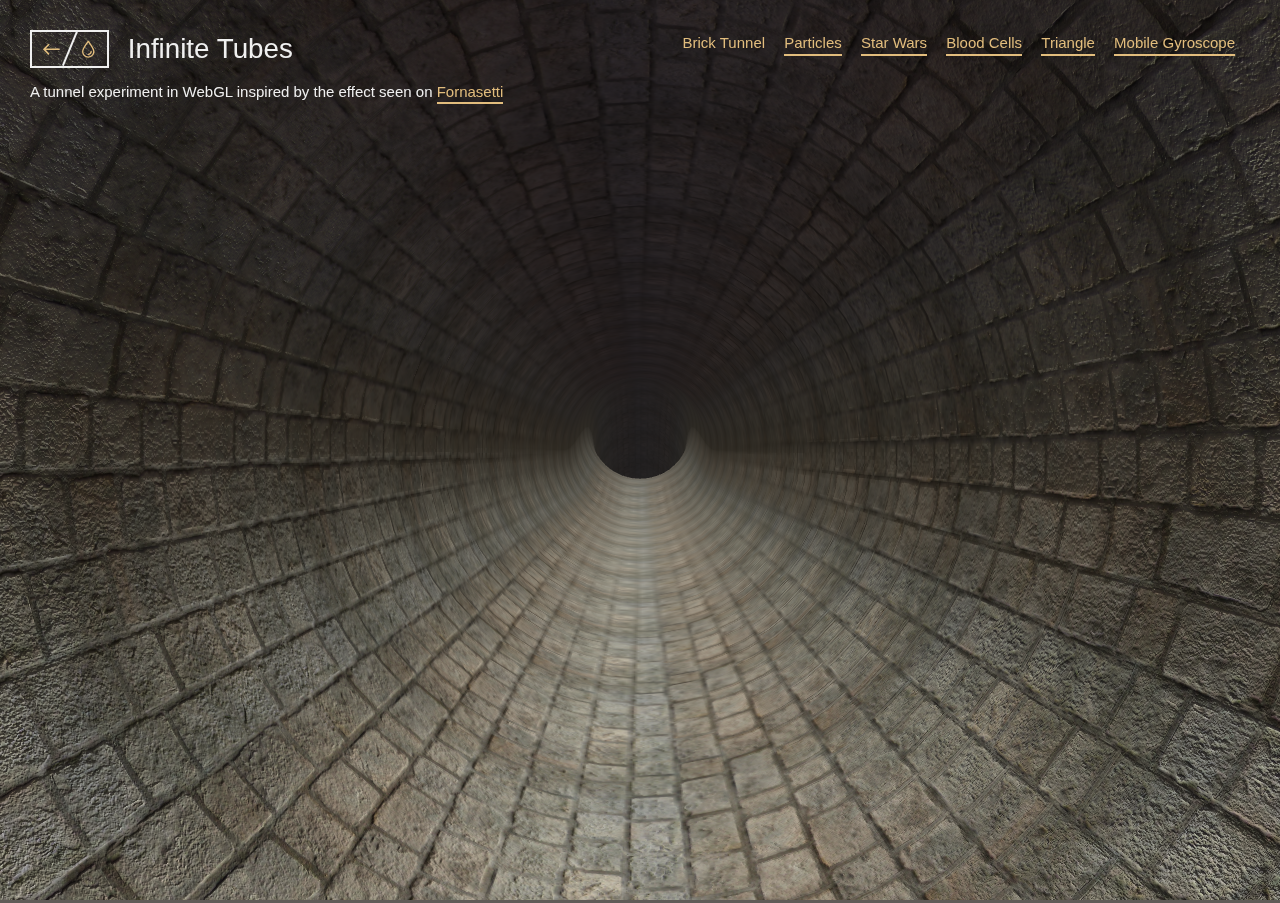
<file: 4_random-fun/2/index.html>
<!DOCTYPE html>
<html lang="en" class="no-js">
	<head>
		<meta charset="UTF-8" />
		<meta name="viewport" content="width=device-width, initial-scale=1">
		<title>Infinite Tubes with Three.js | Demo 1 | Codrops</title>
		<meta name="description" content="Infinite WebGL tubes as seen on Fornasetti.com made with Three.js" />
		<meta name="keywords" content="webgl, effect, tube, infinite, interactive, threejs, background, canvas" />
		<meta name="author" content="Louis Hoebregts for Codrops" />
		<link rel="shortcut icon" href="favicon.ico">
		<link rel="stylesheet" type="text/css" href="css/normalize.css" />
		<link rel="stylesheet" type="text/css" href="css/demo.css" />
		<script>document.documentElement.className = 'js';</script>
	</head>
	<body class="demo-1 loading">
		<svg class="hidden">
			<symbol id="icon-arrow" viewBox="0 0 24 24">
				<title>arrow</title>
				<polygon points="6.3,12.8 20.9,12.8 20.9,11.2 6.3,11.2 10.2,7.2 9,6 3.1,12 9,18 10.2,16.8 "/>
			</symbol>
			<symbol id="icon-drop" viewBox="0 0 24 24">
				<title>drop</title>
				<path d="M12,21c-3.6,0-6.6-3-6.6-6.6C5.4,11,10.8,4,11.4,3.2C11.6,3.1,11.8,3,12,3s0.4,0.1,0.6,0.3c0.6,0.8,6.1,7.8,6.1,11.2C18.6,18.1,15.6,21,12,21zM12,4.8c-1.8,2.4-5.2,7.4-5.2,9.6c0,2.9,2.3,5.2,5.2,5.2s5.2-2.3,5.2-5.2C17.2,12.2,13.8,7.3,12,4.8z"/><path d="M12,18.2c-0.4,0-0.7-0.3-0.7-0.7s0.3-0.7,0.7-0.7c1.3,0,2.4-1.1,2.4-2.4c0-0.4,0.3-0.7,0.7-0.7c0.4,0,0.7,0.3,0.7,0.7C15.8,16.5,14.1,18.2,12,18.2z"/>
			</symbol>
		</svg>
		<main>
			<header class="codrops-header">
				<div class="codrops-links">
					<a class="codrops-icon codrops-icon--prev" href="https://tympanus.net/Development/ScrollSpiral/" title="Previous Demo"><svg class="icon icon--arrow"><use xlink:href="#icon-arrow"></use></svg></a>
					<a class="codrops-icon codrops-icon--drop" href="https://tympanus.net/codrops/?p=30954" title="Back to the article"><svg class="icon icon--drop"><use xlink:href="#icon-drop"></use></svg></a>
				</div>
				<h1 class="codrops-header__title">Infinite Tubes</h1>
				<nav class="demos">
					<a class="demo demo--current" href="index.html">Brick Tunnel</a>
					<a class="demo" href="index2.html">Particles</a>
					<a class="demo" href="index3.html">Star Wars</a>
					<a class="demo" href="index4.html">Blood Cells</a>
					<a class="demo" href="index5.html">Triangle</a>
					<a class="demo" href="index6.html">Mobile Gyroscope</a>
				</nav>
				<p class="codrops-header__tagline">A tunnel experiment in WebGL inspired by the effect seen on <a href="http://www.fornasetti.com/">Fornasetti</a></p>
			</header>
			<div class="content">
				<!-- The canvas where ThreeJs renders the WebGL -->
				<canvas id="scene"></canvas>
			</div>
		</main>
		<script src="js/vendors/three.min.js"></script>
		<script src="js/demo1.js"></script>
	</body>
</html>
</file>
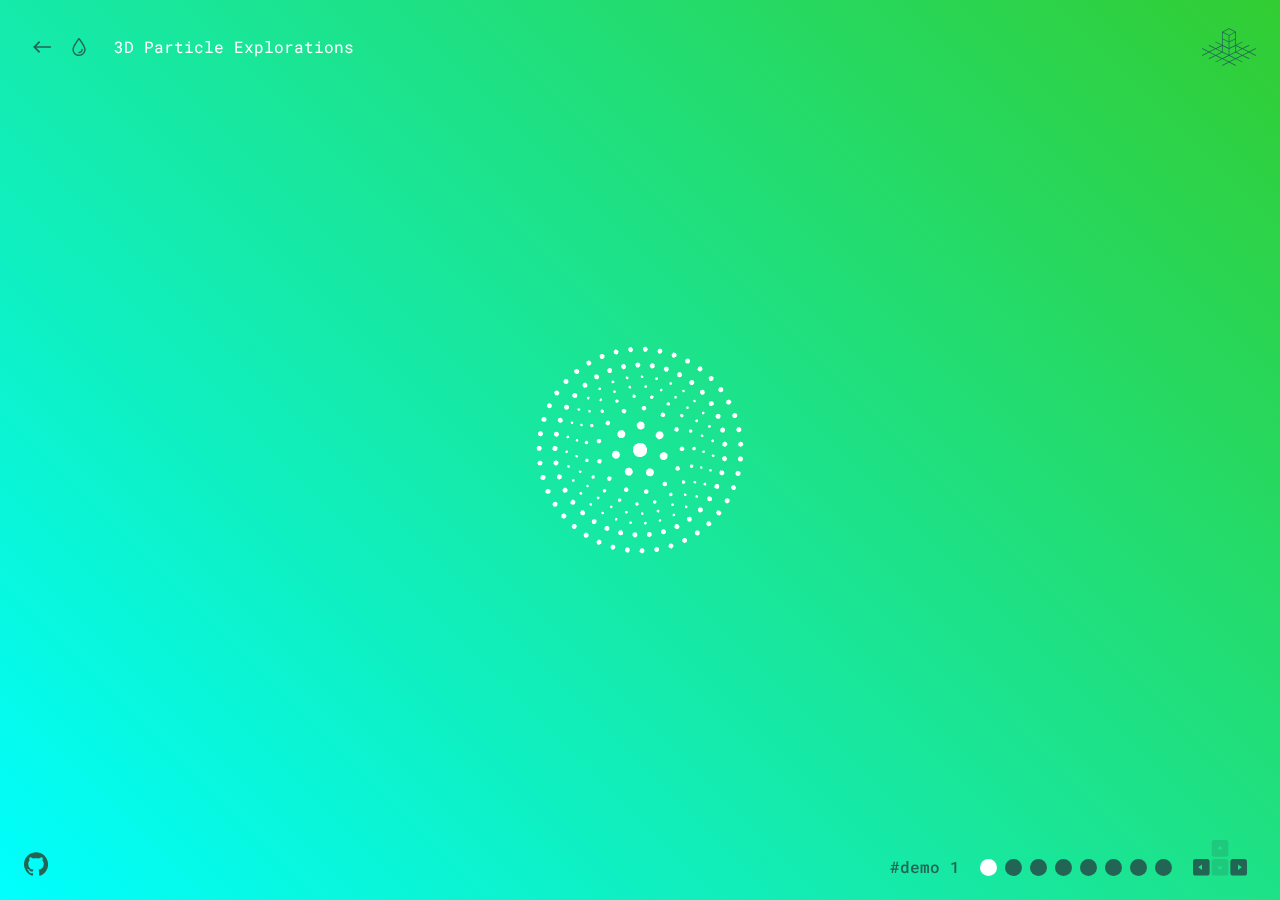
<file: 4_random-fun/3/index.html>
<!DOCTYPE html>
<html lang="en" class="no-js">
	<head>
		<meta charset="UTF-8" />
		<meta name="viewport" content="width=device-width, initial-scale=1">
		<title>3D Particle Explorations | Demo 1 | Codrops</title>
		<meta name="description" content="An exploration of 3D particle animations using three.js and easing" />
		<meta name="keywords" content="preloader, loader, animation, 3d, particles, three.js, easing, web development" />
		<meta name="author" content="Jack Rugile for Codrops" />
		<link rel="shortcut icon" href="favicon.ico">
		<link href="https://fonts.googleapis.com/css?family=Roboto+Mono:100,400,700" rel="stylesheet">
		<link rel="stylesheet" type="text/css" href="css/base.css" />
		<script>document.documentElement.className="js";var supportsCssVars=function(){var e,t=document.createElement("style");return t.innerHTML="root: { --tmp-var: bold; }",document.head.appendChild(t),e=!!(window.CSS&&window.CSS.supports&&window.CSS.supports("font-weight","var(--tmp-var)")),t.parentNode.removeChild(t),e};supportsCssVars()||alert("Please view this demo in a modern browser that supports CSS Variables.");</script>
	</head>
	<body class="demo-1">
		<svg class="hidden">
			<symbol id="icon-arrow" viewBox="0 0 24 24">
				<title>arrow</title>
				<polygon points="6.3,12.8 20.9,12.8 20.9,11.2 6.3,11.2 10.2,7.2 9,6 3.1,12 9,18 10.2,16.8 "/>
			</symbol>
			<symbol id="icon-drop" viewBox="0 0 24 24">
				<title>drop</title>
				<path d="M12,21c-3.6,0-6.6-3-6.6-6.6C5.4,11,10.8,4,11.4,3.2C11.6,3.1,11.8,3,12,3s0.4,0.1,0.6,0.3c0.6,0.8,6.1,7.8,6.1,11.2C18.6,18.1,15.6,21,12,21zM12,4.8c-1.8,2.4-5.2,7.4-5.2,9.6c0,2.9,2.3,5.2,5.2,5.2s5.2-2.3,5.2-5.2C17.2,12.2,13.8,7.3,12,4.8z"/><path d="M12,18.2c-0.4,0-0.7-0.3-0.7-0.7s0.3-0.7,0.7-0.7c1.3,0,2.4-1.1,2.4-2.4c0-0.4,0.3-0.7,0.7-0.7c0.4,0,0.7,0.3,0.7,0.7C15.8,16.5,14.1,18.2,12,18.2z"/>
			</symbol>
			<symbol id="icon-github" viewBox="0 0 32.6 31.8">
				<title>github</title>
				<path d="M16.3,0C7.3,0,0,7.3,0,16.3c0,7.2,4.7,13.3,11.1,15.5c0.8,0.1,1.1-0.4,1.1-0.8c0-0.4,0-1.4,0-2.8c-4.5,1-5.5-2.2-5.5-2.2c-0.7-1.9-1.8-2.4-1.8-2.4c-1.5-1,0.1-1,0.1-1c1.6,0.1,2.5,1.7,2.5,1.7c1.5,2.5,3.8,1.8,4.7,1.4c0.1-1.1,0.6-1.8,1-2.2c-3.6-0.4-7.4-1.8-7.4-8.1c0-1.8,0.6-3.2,1.7-4.4C7.4,10.7,6.8,9,7.7,6.8c0,0,1.4-0.4,4.5,1.7c1.3-0.4,2.7-0.5,4.1-0.5c1.4,0,2.8,0.2,4.1,0.5c3.1-2.1,4.5-1.7,4.5-1.7c0.9,2.2,0.3,3.9,0.2,4.3c1,1.1,1.7,2.6,1.7,4.4c0,6.3-3.8,7.6-7.4,8c0.6,0.5,1.1,1.5,1.1,3c0,2.2,0,3.9,0,4.5c0,0.4,0.3,0.9,1.1,0.8c6.5-2.2,11.1-8.3,11.1-15.5C32.6,7.3,25.3,0,16.3,0z"/>
			</symbol>
			<symbol id="icon-keyboard" viewBox="0 0 100 70">
				<title>keyboard</title>
				<!-- https://thenounproject.com/term/keyboard/783/ by Paul te Kortschot from the Noun Project -->
				<path d="M 60.94,1.83 39.22,1.83 C 36.71,1.83 34.67,3.86 34.67,6.376 L 34.67,28.1 C 34.67,30.61 36.71,32.65 39.22,32.65 L 60.94,32.65 C 63.45,32.65 65.5,30.61 65.5,28.1 L 65.5,6.376 C 65.5,3.86 63.45,1.83 60.94,1.83 Z M 44.79,18.63 50.08,11.74 55.37,18.63 Z" opacity="0.2"/>
				<path d="M 60.86,36.75 39.14,36.75 C 36.63,36.75 34.59,38.79 34.59,41.3 L 34.59,63.02 C 34.59,65.53 36.63,67.57 39.14,67.57 L 60.86,67.57 C 63.38,67.57 65.41,65.53 65.41,63.02 L 65.41,41.3 C 65.42,38.79 63.38,36.75 60.86,36.75 Z M 50.08,57.45 44.79,50.55 55.37,50.55 Z" opacity="0.2" />
				<path d="M 95.45,36.75 73.73,36.75 C 71.22,36.75 69.18,38.79 69.18,41.3 L 69.18,63.02 C 69.18,65.53 71.22,67.57 73.73,67.57 L 95.45,67.57 C 97.97,67.57 100,65.53 100,63.02 L 100,41.3 C 100,38.79 97.97,36.75 95.45,36.75 Z M 83.4,57.45 83.4,46.86 90.3,52.16 Z" />
				<path d="M 26.27,36.75 4.55,36.75 C 2.037,36.75 0,38.79 0,41.3 L 0,63.02 C 0,65.53 2.037,67.57 4.55,67.57 L 26.27,67.57 C 28.78,67.57 30.82,65.53 30.82,63.02 L 30.82,41.3 C 30.82,38.79 28.78,36.75 26.27,36.75 Z M 16.69,57.45 9.79,52.16 16.69,46.86 Z" />
			</symbol>
			<symbol id="icon-debug" viewBox="0 0 146.001 101">
				<title>Toggle Debug Mode</title>
				<path d="M145.448,72.105L129.237,64l16.211-8.105c0.494-0.247,0.694-0.848,0.447-1.342c-0.247-0.494-0.846-0.694-1.342-0.447
				L127,62.882L111.237,55l16.211-8.105c0.494-0.247,0.694-0.848,0.447-1.342c-0.247-0.494-0.847-0.695-1.342-0.447L109,53.882
				L93.237,46l16.211-8.105c0.494-0.247,0.694-0.848,0.447-1.342s-0.847-0.695-1.342-0.447L92,44.382V28V10
				c0-0.013-0.005-0.024-0.005-0.037c-0.001-0.028-0.008-0.055-0.012-0.083c-0.011-0.093-0.036-0.185-0.074-0.274
				c-0.007-0.017-0.006-0.036-0.014-0.053c-0.005-0.011-0.015-0.017-0.021-0.027c-0.057-0.105-0.128-0.198-0.213-0.273
				c-0.018-0.016-0.04-0.026-0.059-0.04c-0.05-0.038-0.098-0.078-0.155-0.107l-18-9c-0.281-0.141-0.613-0.141-0.895,0l-18,9
				c-0.057,0.029-0.106,0.069-0.155,0.107c-0.019,0.014-0.04,0.024-0.058,0.04c-0.085,0.075-0.156,0.168-0.213,0.273
				c-0.006,0.01-0.016,0.016-0.021,0.027c-0.009,0.017-0.007,0.036-0.014,0.053c-0.039,0.09-0.063,0.182-0.074,0.274
				c-0.003,0.028-0.011,0.055-0.012,0.083C54.005,9.976,54,9.987,54,10v18v16.382l-16.553-8.276c-0.496-0.248-1.095-0.047-1.342,0.447
				c-0.247,0.494-0.047,1.095,0.447,1.342L52.764,46L37,53.882l-17.553-8.776c-0.495-0.248-1.095-0.046-1.342,0.447
				c-0.247,0.494-0.047,1.095,0.447,1.342L34.764,55L19,62.882L1.448,54.105c-0.495-0.247-1.095-0.046-1.342,0.447
				c-0.247,0.494-0.047,1.095,0.447,1.342L16.764,64L0.553,72.105c-0.494,0.247-0.694,0.848-0.447,1.342
				C0.281,73.798,0.634,74,1.001,74c0.15,0,0.303-0.034,0.446-0.105L19,65.118L34.764,73l-16.211,8.105
				c-0.494,0.247-0.694,0.848-0.447,1.342C18.281,82.798,18.634,83,19.001,83c0.15,0,0.303-0.034,0.446-0.105L37,74.118L52.764,82
				l-16.211,8.105c-0.494,0.247-0.694,0.848-0.447,1.342C36.281,91.798,36.634,92,37.001,92c0.15,0,0.303-0.034,0.446-0.105L55,83.118
				L70.764,91l-16.211,8.105c-0.494,0.247-0.694,0.848-0.447,1.342c0.175,0.351,0.528,0.553,0.896,0.553
				c0.15,0,0.303-0.034,0.446-0.105L73,92.118l17.553,8.776c0.144,0.072,0.296,0.105,0.446,0.105c0.367,0,0.72-0.202,0.896-0.553
				c0.247-0.494,0.047-1.095-0.447-1.342L75.237,91L91,83.118l17.553,8.776c0.144,0.072,0.296,0.105,0.446,0.105
				c0.367,0,0.72-0.202,0.896-0.553c0.247-0.494,0.047-1.095-0.447-1.342L93.237,82L109,74.118l17.553,8.776
				c0.144,0.072,0.296,0.105,0.446,0.105c0.367,0,0.72-0.202,0.896-0.553c0.247-0.494,0.047-1.095-0.447-1.342L111.237,73L127,65.118
				l17.553,8.776c0.144,0.072,0.296,0.105,0.446,0.105c0.367,0,0.72-0.202,0.896-0.553C146.142,72.953,145.942,72.353,145.448,72.105z
				 M73,2.118L88.764,10L73,17.882L57.237,10L73,2.118z M56,11.618l0.118,0.059L70.764,19l1.118,0.559L72,19.618v1v14.764l-0.118-0.059
				L57.237,28l-1.118-0.559L56,27.382v-1V11.618z M90,26.382v1l-0.118,0.059L88.764,28L74,35.382V20.618v-1l0.118-0.059L75.237,19
				L90,11.618V26.382z M56,47.618l0.118,0.059L70.764,55l0,0l1.118,0.559L72,55.618v1v14.764l-0.118-0.059L57.237,64l0,0l-1.118-0.559
				L56,63.382v-1V47.618z M75.236,55L75.236,55L90,47.618v14.764v1l-0.118,0.059L88.764,64l0,0L74,71.382V56.618v-1l0.118-0.059
				L75.236,55z M106.764,55L92,62.382V47.618L106.764,55z M90,44.382v1l-0.118,0.059L88.764,46l0,0L74,53.382V38.618v-1l0.118-0.059
				L75.237,37L90,29.618V44.382z M56,29.618l0.118,0.059L70.764,37l1.118,0.559L72,37.618v1v14.764l-0.118-0.059L57.237,46l0,0
				l-1.118-0.559L56,45.382v-1V29.618z M54,62.382L39.237,55L54,47.618V62.382z M21.237,64L37,56.118L52.764,64L37,71.882L21.237,64z
				 M39.237,73L55,65.118L70.764,73L55,80.882L39.237,73z M57.237,82L73,74.118L88.764,82L73,89.882L57.237,82z M75.237,73L91,65.118
				L106.764,73L91,80.882L75.237,73z M93.237,64L109,56.118L124.764,64L109,71.882L93.237,64z"/>
			</symbol>
		</svg>
		<main>
			<div class="content content--fixed">
				<header class="codrops-header">
					<div class="codrops-links">
						<a class="codrops-icon codrops-icon--prev" href="https://tympanus.net/Development/AnimatedStrokes/" title="Previous Demo"><svg class="icon icon--arrow"><use xlink:href="#icon-arrow"></use></svg></a>
						<a class="codrops-icon codrops-icon--drop" href="https://tympanus.net/codrops/?p=33246" title="Back to the article"><svg class="icon icon--drop"><use xlink:href="#icon-drop"></use></svg></a>
					</div>
					<h1 class="codrops-header__title">3D Particle Explorations</h1>
				</header>
				<a class="github" href="https://github.com/jackrugile/3d-particle-explorations" title="Find this project on GitHub"><svg class="icon icon--github"><use xlink:href="#icon-github"></use></svg></a>
				<nav class="demos">
					<svg class="icon icon--keyboard"><use xlink:href="#icon-keyboard"></use></svg>
					<a class="demo demo--current" href="index.html"><span>Demo 1</span></a>
					<a class="demo" href="index2.html"><span>Demo 2</span></a>
					<a class="demo" href="index3.html"><span>Demo 3</span></a>
					<a class="demo" href="index4.html"><span>Demo 4</span></a>
					<a class="demo" href="index5.html"><span>Demo 5</span></a>
					<a class="demo" href="index6.html"><span>Demo 6</span></a>
					<a class="demo" href="index7.html"><span>Demo 7</span></a>
					<a class="demo" href="index8.html"><span>Demo 8</span></a>
				</nav>
				<div class="debug">
					<svg class="icon icon--debug" title="Toggle Debug Mode"><use xlink:href="#icon-debug"></use></svg>
					<div class="timescale-wrap">
						<label class="timescale-label">
							<span class="timescale-title">Timescale:</span>
							<span class="timescale-value">1.0</span>
							<input class="timescale-range" type="range" min="0" max="3" step="0.1" value="1">
						</label>
					</div>
				</div>
			</div>
			<div class="loader"></div>
			<div class="content-outer">
				<div class="content-inner">
					<h1>Oscillation</h1>
					<a href="#" class="replay-animation">Replay</a>
				</div>
			</div>
		</main>
		<script src="js/demo.js"></script>
		<script src="js/vendor/three.min.js"></script>
		<script src="js/vendor/OrbitControls.js"></script>
		<script src="js/vendor/fast-simplex-noise.js"></script>
		<script src="dist/js/demo-1/index.bundle.js"></script>
	</body>
</html>
</file>
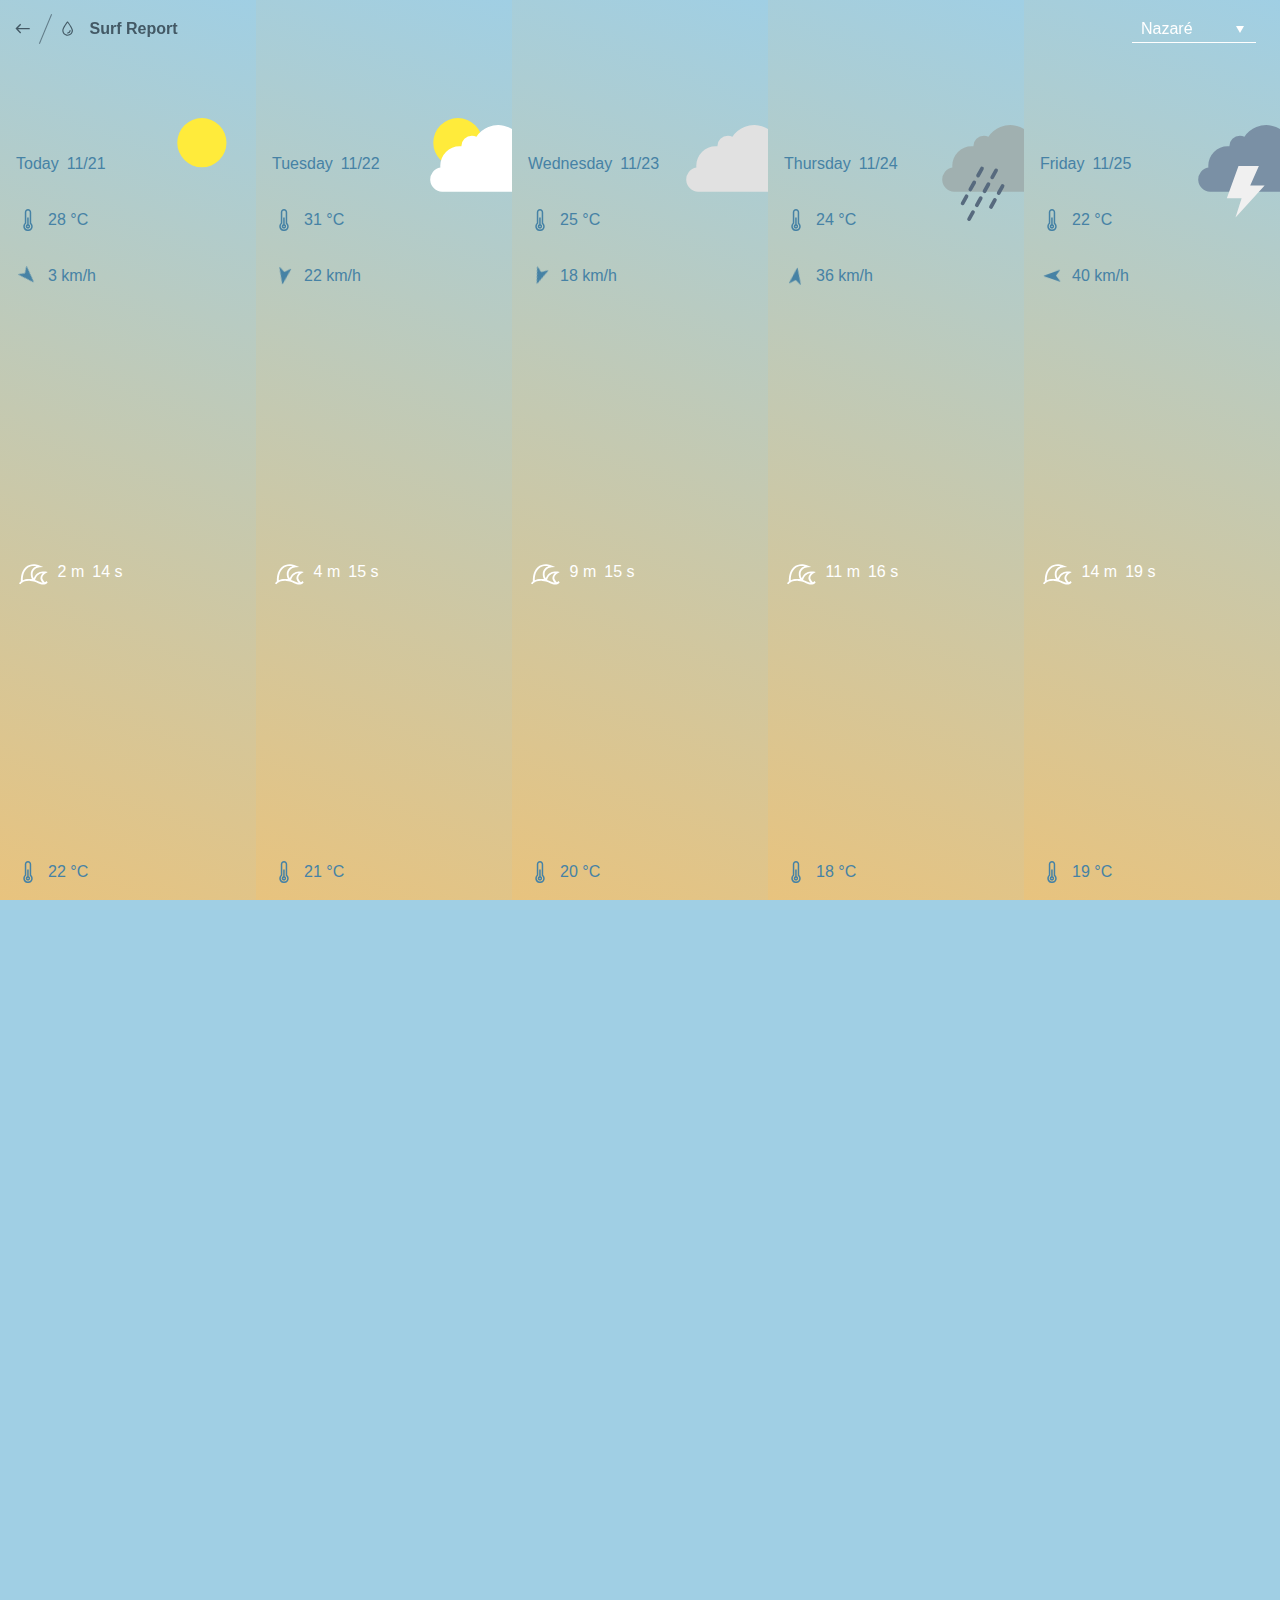
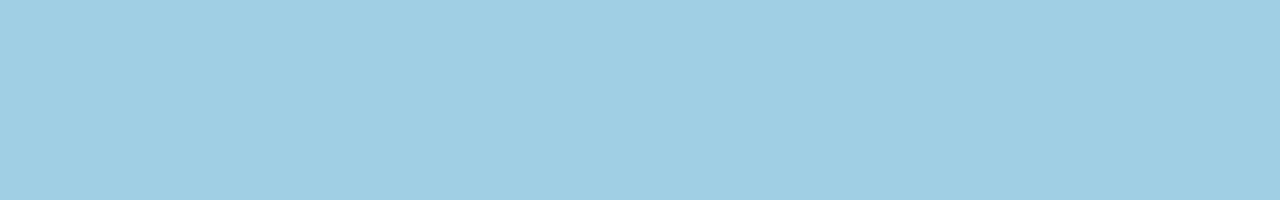
<file: 4_random-fun/4/index.html>
<!DOCTYPE html>
<html lang="en" class="no-js">
	<head>
		<meta charset="UTF-8" />
		<meta http-equiv="X-UA-Compatible" content="IE=edge">
		<meta name="viewport" content="width=device-width, initial-scale=1">
		<title>Surf Report | Codrops</title>
		<meta name="description" content="An inspiration template for a surf report page with an animated SVG graph" />
		<meta name="keywords" content="svg graph, surf report, design, animation, layout, template, inspiration, website" />
		<meta name="author" content="Codrops" />
		<link rel="shortcut icon" href="favicon.ico">
		<link href="https://fonts.googleapis.com/css?family=Roboto+Condensed:400,700" rel="stylesheet">
		<link rel="stylesheet" type="text/css" href="css/normalize.css" />
		<link rel="stylesheet" type="text/css" href="css/select-css.css">
		<link rel="stylesheet" type="text/css" href="css/demo.css" />
		<!--[if IE]>
  		<script src="http://html5shiv.googlecode.com/svn/trunk/html5.js"></script>
		<![endif]--><script>document.documentElement.className = 'js';</script>
	</head>
	<body>
		<svg class="hidden">
			<defs>
				<symbol id="icon-arrow" viewBox="0 0 24 24">
					<title>arrow</title>
					<polygon points="6.3,12.8 20.9,12.8 20.9,11.2 6.3,11.2 10.2,7.2 9,6 3.1,12 9,18 10.2,16.8 "/>
				</symbol>
				<symbol id="icon-drop" viewBox="0 0 24 24">
					<title>drop</title>
					<path d="M12,21c-3.6,0-6.6-3-6.6-6.6C5.4,11,10.8,4,11.4,3.2C11.6,3.1,11.8,3,12,3s0.4,0.1,0.6,0.3c0.6,0.8,6.1,7.8,6.1,11.2C18.6,18.1,15.6,21,12,21zM12,4.8c-1.8,2.4-5.2,7.4-5.2,9.6c0,2.9,2.3,5.2,5.2,5.2s5.2-2.3,5.2-5.2C17.2,12.2,13.8,7.3,12,4.8z"/><path d="M12,18.2c-0.4,0-0.7-0.3-0.7-0.7s0.3-0.7,0.7-0.7c1.3,0,2.4-1.1,2.4-2.4c0-0.4,0.3-0.7,0.7-0.7c0.4,0,0.7,0.3,0.7,0.7C15.8,16.5,14.1,18.2,12,18.2z"/>
				</symbol>
				<symbol id="icon-cam" viewBox="0 0 24 24">
					<title>cam</title>
					<path d="M1.7,10.4l1.1,0.5c-0.3,0.2-0.4,0.5-0.3,0.8l0.9,2.6c0.1,0.2,0.2,0.3,0.4,0.4c0.1,0,0.2,0.1,0.3,0.1c0.1,0,0.2,0,0.2,0L5,14.5c0.3,0.5,0.9,0.8,1.5,0.8c0.2,0,0.4,0,0.6-0.1L13,13c0.3,0.5,0.9,0.9,1.5,1l1.1,2.9c0.3,0.9,1.3,1.6,2.3,1.6h3.1v1c0,0.6,0.5,1,1,1h0.7c0.2,0,0.3-0.2,0.3-0.3v-5.5c0-0.2-0.2-0.3-0.3-0.3h-0.7c-0.6,0-1,0.5-1,1v1h-3.1c-0.1,0-0.3-0.1-0.3-0.2l-1.1-3c0.3-0.4,0.5-1,0.4-1.6l5-1.8c0.9-0.3,1.3-1.3,1-2.2l-1.1-2.9c0,0,0,0,0,0l-0.5-1.3c-0.3-0.9-1.3-1.3-2.2-1L1.8,8.7C1.2,8.9,1,9.3,1,9.5C1,9.7,1.1,10.1,1.7,10.4z M21.6,15.4c0-0.2,0.2-0.3,0.3-0.3h0.3v4.8h-0.3c-0.2,0-0.3-0.2-0.3-0.3V15.4z M15.2,14c0.1,0,0.2,0,0.3-0.1c0.1,0,0.2-0.1,0.4-0.2l1,2.7c0.1,0.4,0.5,0.7,1,0.7h3.1v0.7h-3.1c-0.7,0-1.4-0.5-1.6-1.1L15.2,14z M13.6,12.8l2.5-0.9c0,0.4-0.1,0.8-0.4,1c0,0,0,0,0,0c-0.1,0.1-0.3,0.2-0.5,0.3c-0.2,0.1-0.3,0.1-0.5,0.1c0,0,0,0,0,0C14.3,13.3,13.9,13.1,13.6,12.8z M3.7,11.3l0.2,0.1l0.9,2.4l-0.6,0.2l-0.9-2.6L3.7,11.3z M1.7,9.5c0,0,0.1-0.1,0.3-0.2l17.3-6.3c0.5-0.2,1.1,0.1,1.3,0.6l0.4,1c0,0,0,0,0,0L21.1,5c0.2,0.5-0.1,1.1-0.6,1.3l-0.3,0.1C20,6.5,19.9,6.7,20,6.8C20.1,7,20.3,7.1,20.4,7l0.3-0.1c0.4-0.1,0.7-0.4,0.8-0.7l0.6,1.6c0.2,0.5-0.1,1.1-0.6,1.3L6.8,14.5c-0.5,0.2-1.1-0.1-1.3-0.6l-0.8-2.1C5.1,11.9,5.6,12,6.1,12c0.4,0,0.9-0.1,1.2-0.2l9.9-3.6c0.2-0.1,0.3-0.3,0.2-0.4c-0.1-0.2-0.3-0.3-0.4-0.2l-9.9,3.6c-0.6,0.2-1.7,0.2-2.3-0.1l-0.5-0.2c0,0,0,0,0,0l-0.4-0.2c0,0,0,0,0,0L2,9.8C1.8,9.7,1.7,9.6,1.7,9.5z"/><path d="M18.1,7.5c0.1,0.1,0.2,0.2,0.3,0.2c0,0,0.1,0,0.1,0l0.6-0.2c0.2-0.1,0.3-0.3,0.2-0.4c-0.1-0.2-0.3-0.3-0.4-0.2l-0.6,0.2C18.1,7.2,18,7.4,18.1,7.5z"/>
				</symbol>
				<symbol id="icon-clock" viewBox="0 0 24 24">
					<title>clock</title>
					<path d="M11.99 2C6.47 2 2 6.48 2 12s4.47 10 9.99 10C17.52 22 22 17.52 22 12S17.52 2 11.99 2zM12 20c-4.42 0-8-3.58-8-8s3.58-8 8-8 8 3.58 8 8-3.58 8-8 8z"/><path d="M12.5 7H11v6l5.25 3.15.75-1.23-4.5-2.67z"/>
				</symbol>
				<symbol id="icon-wave" viewBox="0 0 24 24">
					<title>wave</title>
					<path d="M9.6,17.4c1,0.1,2,0.3,2.9,0.6c0,0,0,0,0,0l0,0c1.3,0.4,2.4,0.8,3.4,1.3c1.5,0.6,2.9,1.2,4.3,1.2c0.3,0,0.7,0,1-0.1c0,0,0,0,0,0l0,0c0.9-0.2,1.8-0.7,2.8-1.7l-1-1.1c-0.5,0.5-1,0.8-1.4,1c-1.1-1-2.6-2.9-2.1-4.4c0.6-2,2.8-3.2,2.8-3.2l1.8-1l-2-0.4c-0.1,0-7.3-1.4-9.8,5.7c-0.7-1.1-1-2.3-1-3.5c0-5.2,5.9-5.7,6.2-5.7l2.7-0.2l-2.5-1.2C17.4,4.5,10.5,1.3,5.5,6c-4,3.8-4,9.7-3.9,11.7C0.5,18.6,0,19.4,0,19.5l1.3,0.7C1.3,20.2,3.3,16.8,9.6,17.4z M19.8,11.1c-0.7,0.7-1.4,1.6-1.8,2.8c-0.6,1.9,0.6,3.8,1.7,5.1c-1-0.1-2-0.6-3.2-1.1c-0.9-0.4-1.9-0.8-3.1-1.2C14.6,12.2,17.7,11.2,19.8,11.1z M6.6,7.1c2.5-2.4,5.8-2.3,8-1.9c-2.4,0.9-4.8,2.9-4.8,6.6c0,1.5,0.4,3,1.2,4.2c-0.4-0.1-0.7-0.1-1.1-0.1c-3-0.3-5.1,0.2-6.7,0.9C3.1,14.6,3.4,10.1,6.6,7.1z" />
				</symbol>
				<symbol id="icon-thermometer" viewBox="0 0 24 24">
					<title>thermometer</title>
					<path d="M12.7,16.3V9.6h-1.5v6.7c-0.9,0.3-1.5,1.1-1.5,2.1c0,1.2,1,2.2,2.2,2.2c1.2,0,2.2-1,2.2-2.2	C14.2,17.4,13.6,16.6,12.7,16.3z M12,19.1c-0.4,0-0.7-0.3-0.7-0.7c0-0.4,0.3-0.7,0.7-0.7s0.7,0.3,0.7,0.7	C12.7,18.8,12.4,19.1,12,19.1z"/><path d="M15.2,15V4.2C15.2,2.4,13.8,1,12,1S8.8,2.4,8.8,4.2V15c-0.9,0.9-1.5,2.1-1.5,3.4c0,2.6,2.1,4.7,4.7,4.7s4.7-2.1,4.7-4.7C16.7,17.1,16.1,15.9,15.2,15z M12,21.5c-1.8,0-3.2-1.4-3.2-3.2c0-1,0.4-1.9,1.2-2.5l0.3-0.2V4.2c0-0.9,0.8-1.7,1.7-1.7c0.9,0,1.7,0.8,1.7,1.7v11.5l0.3,0.2c0.8,0.6,1.2,1.5,1.2,2.5C15.2,20.1,13.8,21.5,12,21.5z"/>
				</symbol>
				<symbol id="icon-direction" viewBox="0 0 100 100">
					<title>direction</title>
					<path d="M51.1,16c-0.5,0-1,0.3-1.2,0.8L25.6,82.3c-0.2,0.5,0,1.1,0.4,1.5c0.4,0.3,1.1,0.4,1.5,0L51.1,67l21.3,16.7c0.4,0.3,1.1,0.4,1.5,0c0.1,0,0.1-0.1,0.2-0.1c0.3-0.3,0.5-0.8,0.3-1.3L52.3,16.8C52.1,16.3,51.7,16,51.1,16z"/>
				</symbol>
				<symbol id="icon-cross" viewBox="0 0 24 24">
					<title>cross</title>
					<path d="M22.8,3.3l-2.2-2.2L12,9.8L3.3,1.2L1.2,3.3L9.8,12l-8.7,8.7l2.2,2.2l8.7-8.7l8.7,8.7l2.2-2.2L14.2,12L22.8,3.3z"/>
				</symbol>
				<symbol id="state-sunny" viewBox="0 0 80 80">
					<title>sunny</title>
					<path d="M25,20.31A13.12,13.12,0,1,1,11.88,33.44,13.13,13.13,0,0,1,25,20.31Z" fill="#FFEB3B"/>
				</symbol>
				<symbol id="state-clearnight" viewBox="0 0 80 80">
					<title>clearnight</title>
					<path d="M32.35,39.08A11,11,0,0,1,21.27,28.24a10.72,10.72,0,0,1,4-8.33,13.33,13.33,0,1,0,.26,26.65,13.62,13.62,0,0,0,13-9.33A11.23,11.23,0,0,1,32.35,39.08Z" fill="#435965"/>
				</symbol>
				<symbol id="state-cloudy" viewBox="0 0 80 80">
					<title>cloudy</title>
					<path d="M60.38,35.59a14.06,14.06,0,0,0-25.48-5.34,5.55,5.55,0,0,0-2.41-.56,5.62,5.62,0,0,0-5.63,5.63v0l-.94,0A10.31,10.31,0,0,0,15.63,45.62c0,.35,0,.69.05,1a6.55,6.55,0,0,0,.89,13H57.81a12.19,12.19,0,0,0,2.57-24.1Z" fill="#e1e1e1"/>
				</symbol>
				<symbol id="state-partlycloudy" viewBox="0 0 80 80">
					<title>partly cloudy</title>
					<path d="M25,20.31A13.12,13.12,0,1,1,11.88,33.44,13.13,13.13,0,0,1,25,20.31Z" fill="#FFEB3B"/><path d="M60.38,35.59a14.06,14.06,0,0,0-25.48-5.34,5.55,5.55,0,0,0-2.41-.56,5.62,5.62,0,0,0-5.63,5.63v0l-.94,0A10.31,10.31,0,0,0,15.63,45.62c0,.35,0,.69.05,1a6.55,6.55,0,0,0,.89,13H57.81a12.19,12.19,0,0,0,2.57-24.1Z" fill="#fff"/>
				</symbol>
				<symbol id="state-partlycloudynight" viewBox="0 0 80 80">
					<title>partlycloudynight</title>
					<path d="M32.35,39.08A11,11,0,0,1,21.27,28.24a10.72,10.72,0,0,1,4-8.33,13.33,13.33,0,1,0,.26,26.65,13.62,13.62,0,0,0,13-9.33A11.23,11.23,0,0,1,32.35,39.08Z" fill="#435965"/><path d="M60.38,35.59a14.06,14.06,0,0,0-25.48-5.34,5.55,5.55,0,0,0-2.41-.56,5.62,5.62,0,0,0-5.63,5.63v0l-.94,0A10.31,10.31,0,0,0,15.63,45.62c0,.35,0,.69.05,1a6.55,6.55,0,0,0,.89,13H57.81a12.19,12.19,0,0,0,2.57-24.1Z" fill="#e4e6e6"/>
				</symbol>
				<symbol id="state-rain" viewBox="0 0 80 80">
					<title>rain</title>
					<path d="M60.38,35.59a14.06,14.06,0,0,0-25.48-5.34,5.55,5.55,0,0,0-2.41-.56,5.62,5.62,0,0,0-5.63,5.63v0l-.94,0A10.31,10.31,0,0,0,15.63,45.62c0,.35,0,.69.05,1a6.55,6.55,0,0,0,.89,13H57.81a12.19,12.19,0,0,0,2.57-24.1Z" fill="#a0b0b0"/><path d="M35.36,54.71A1,1,0,0,0,34,55.1l-2.06,3.71a1,1,0,0,0,1.75,1l2.06-3.71A1,1,0,0,0,35.36,54.71Zm2.75-7-2.06,3.71a1,1,0,0,0,1.75,1l2.06-3.71a1,1,0,0,0-1.75-1Zm.69,15.41a1,1,0,0,0-1.36.39l-2.06,3.71a1,1,0,0,0,1.75,1l2.06-3.71A1,1,0,0,0,38.8,63.08Zm4.11-7.42a1,1,0,0,0-1.36.39L39.5,59.76a1,1,0,0,0,1.75,1L43.31,57A1,1,0,0,0,42.92,55.66ZM27.8,53.75a1,1,0,0,0-1.36.39l-2.06,3.71a1,1,0,0,0,1.75,1l2.06-3.71A1,1,0,0,0,27.8,53.75Zm-4.11,7.42a1,1,0,0,0-1.36.39l-2.06,3.71a1,1,0,0,0,1.75,1l2.06-3.71A1,1,0,0,0,23.69,61.17Zm7.56,1a1,1,0,0,0-1.36.39l-2.06,3.71a1,1,0,0,0,1.75,1l2.06-3.71A1,1,0,0,0,31.25,62.13Zm-4.12,7.42a1,1,0,0,0-1.36.39l-2.06,3.71a1,1,0,0,0,1.75,1l2.06-3.71A1,1,0,0,0,27.13,69.55Zm4.79-23.22a1,1,0,0,0-1.36.39L28.5,50.43a1,1,0,0,0,1.75,1l2.06-3.71A1,1,0,0,0,31.92,46.33Z" fill="#576a7e"/>
				</symbol>
				<symbol id="state-thunders" viewBox="0 0 80 80">
					<title>thunders</title>
					<path d="M60.38,35.59a14.06,14.06,0,0,0-25.48-5.34,5.55,5.55,0,0,0-2.41-.56,5.62,5.62,0,0,0-5.63,5.63v0l-.94,0A10.31,10.31,0,0,0,15.63,45.62c0,.35,0,.69.05,1a6.55,6.55,0,0,0,.89,13H57.81a12.19,12.19,0,0,0,2.57-24.1Z" fill="#7a90a5"/><path d="M45.67,56.26l-7.69,0L42.6,45.88H31.73L25.5,63h7.9L30.14,73.36Z" fill="#f0f0f0"/>
				</symbol>
			</defs>
		</svg>
		<main class="theme-1">
			<header class="codrops-header">
				<div class="codrops-header__main">
					<div class="codrops-links">
						<a class="codrops-icon codrops-icon--prev" href="http://tympanus.net/Development/CubesAdventCalendar/" title="Previous Demo"><svg class="icon icon--arrow"><use xlink:href="#icon-arrow"></use></svg></a>
						<a class="codrops-icon codrops-icon--drop" href="http://tympanus.net/codrops/?p=28788" title="Back to the article"><svg class="icon icon--drop"><use xlink:href="#icon-drop"></use></svg></a>
					</div>
					<h1 class="codrops-header__title">Surf Report</h1>
				</div>
				<!-- Custom select will be populated dynamically -->
				<div class="custom-select"></div>
			</header>
			<div class="content content--cam">
				<div data-type="youtube" data-video-id="lqmNApZXnGM"></div>
				<button class="btn btn--close" aria-label="Close Live Cam"><svg class="icon icon--cross"><use xlink:href="#icon-cross"></use></svg></button>
			</div>
			<div class="content content--graph">
				<svg class="graph" viewBox="0 0 1440 800" preserveAspectRatio="none">
					<defs>
						<linearGradient id="gradient1">
							<stop offset="0%" stop-color="#1231bb" />
							<stop offset="100%" stop-color="#238DE0"  />
						</linearGradient>
						<linearGradient id="gradient2" x1="0" x2="0" y1="0" y2=".7" xlink:href="#gradient1"/>
					</defs>
				</svg>
			</div>
			<!-- Button for toggling the live cam content -->
			<button class="btn btn--cam btn--hidden">
				<svg class="icon icon--cam icon--btn"><use xlink:href="#icon-cam"></use></svg>
				<span class="btn__text">Live Cam</span>
			</button>
		</main>
		<script src="js/anime.min.js"></script>
		<script src="js/enquire.min.js"></script>
		<script src="js/catmullrom2bezier.js"></script>
		<script src="js/plyr.js"></script>
		<script src="js/main.js"></script>
	</body>
</html>
</file>
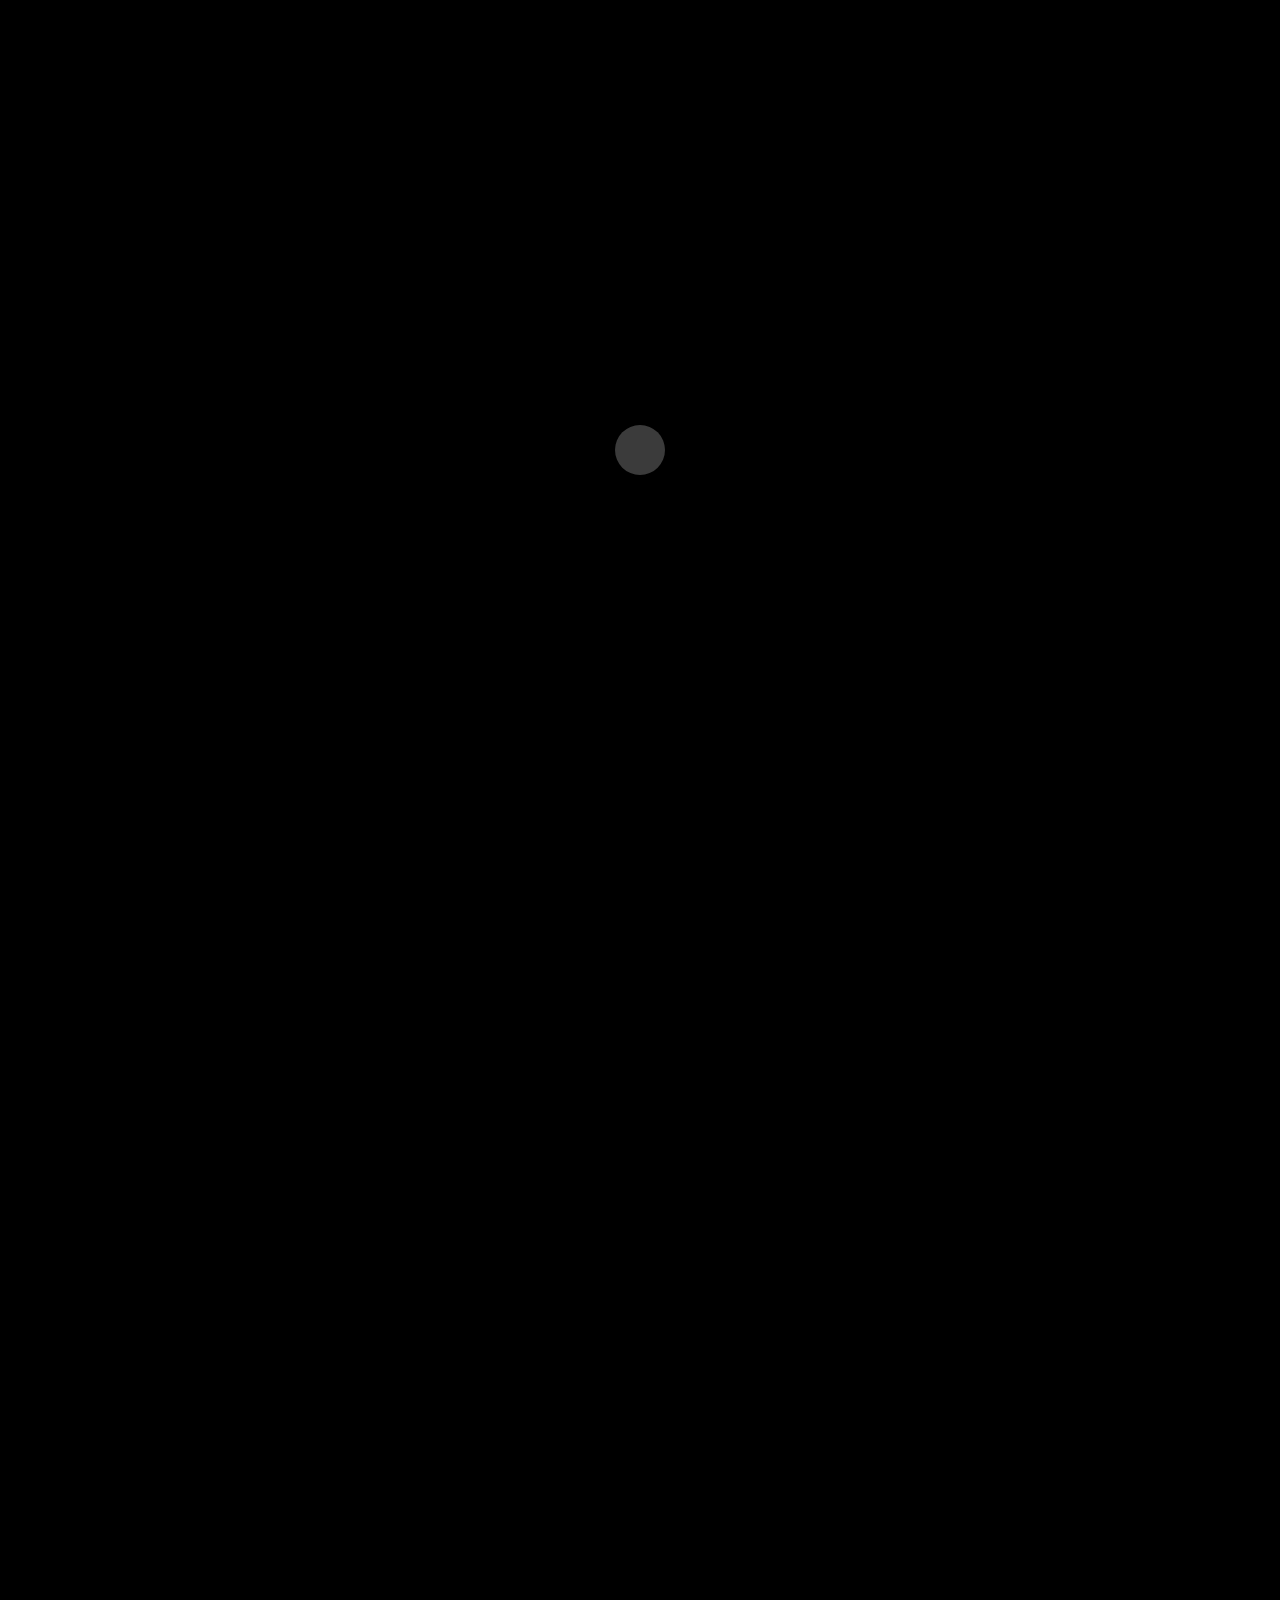
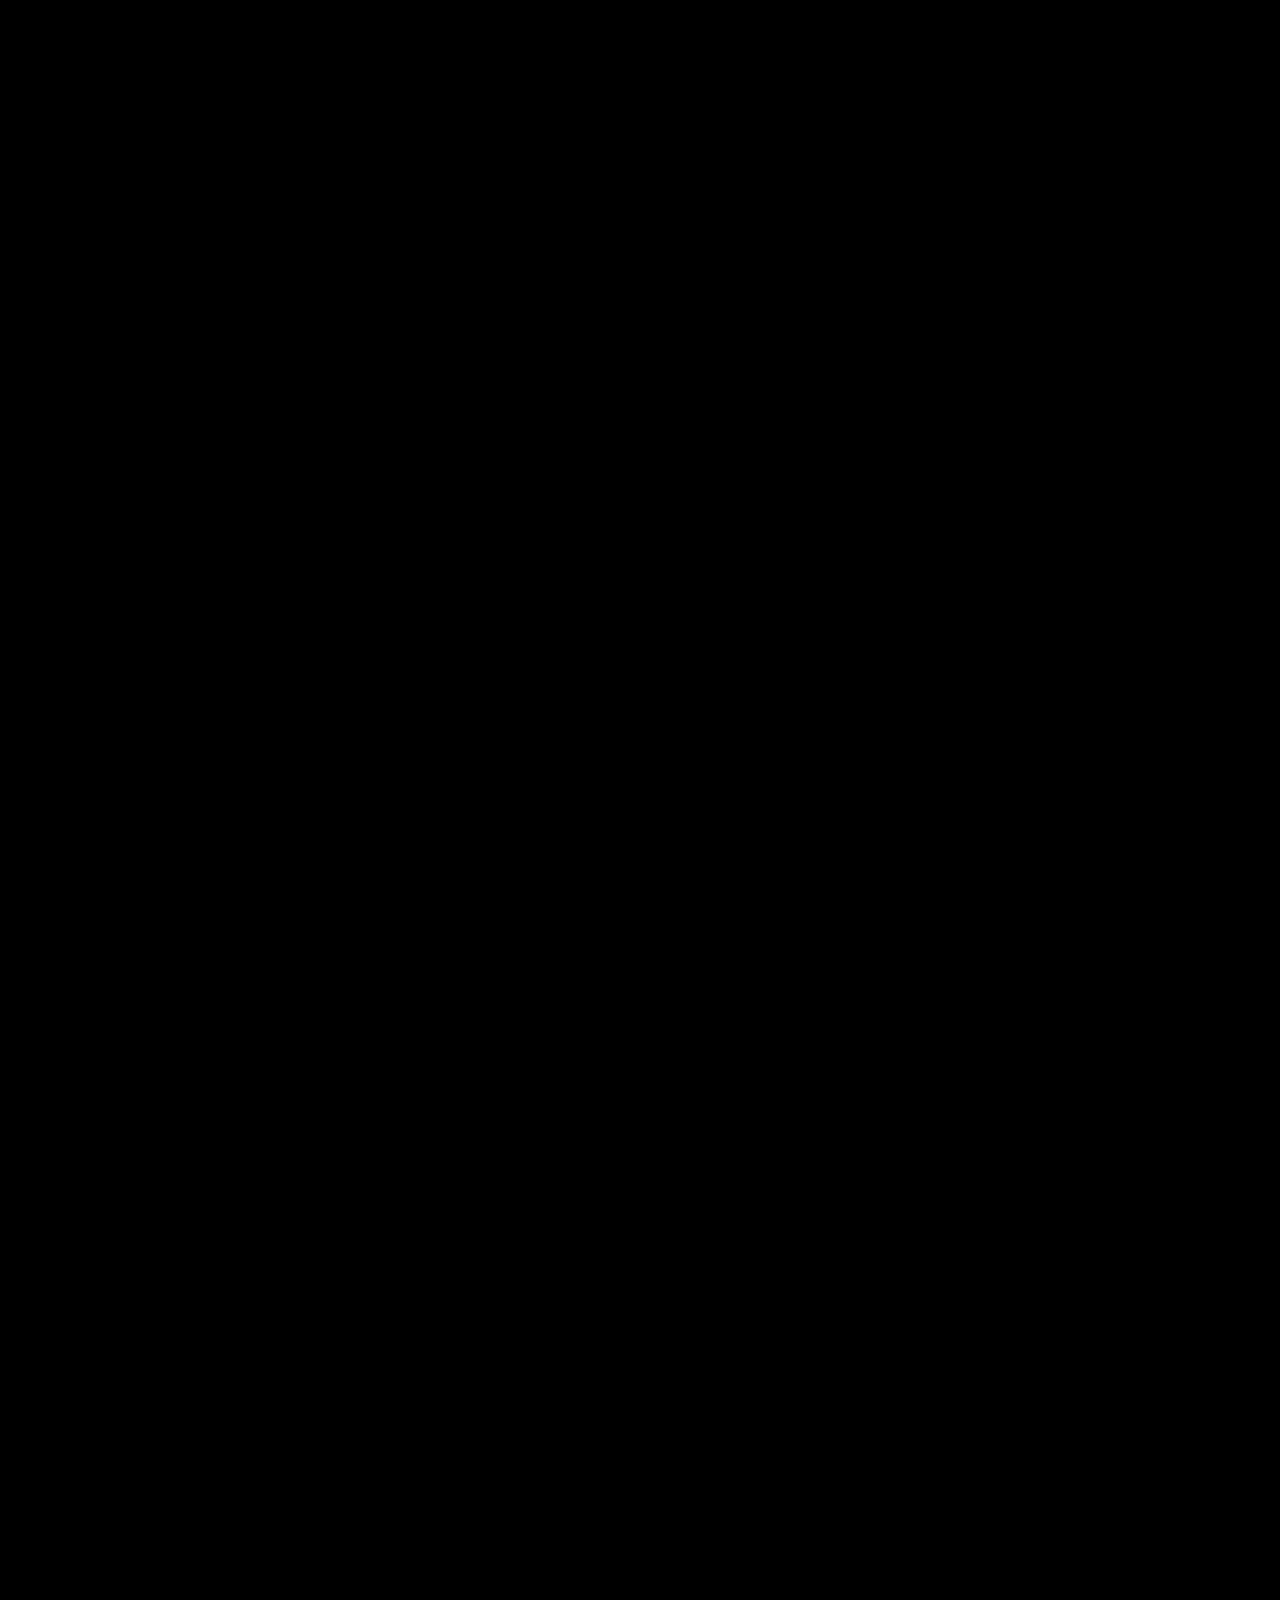
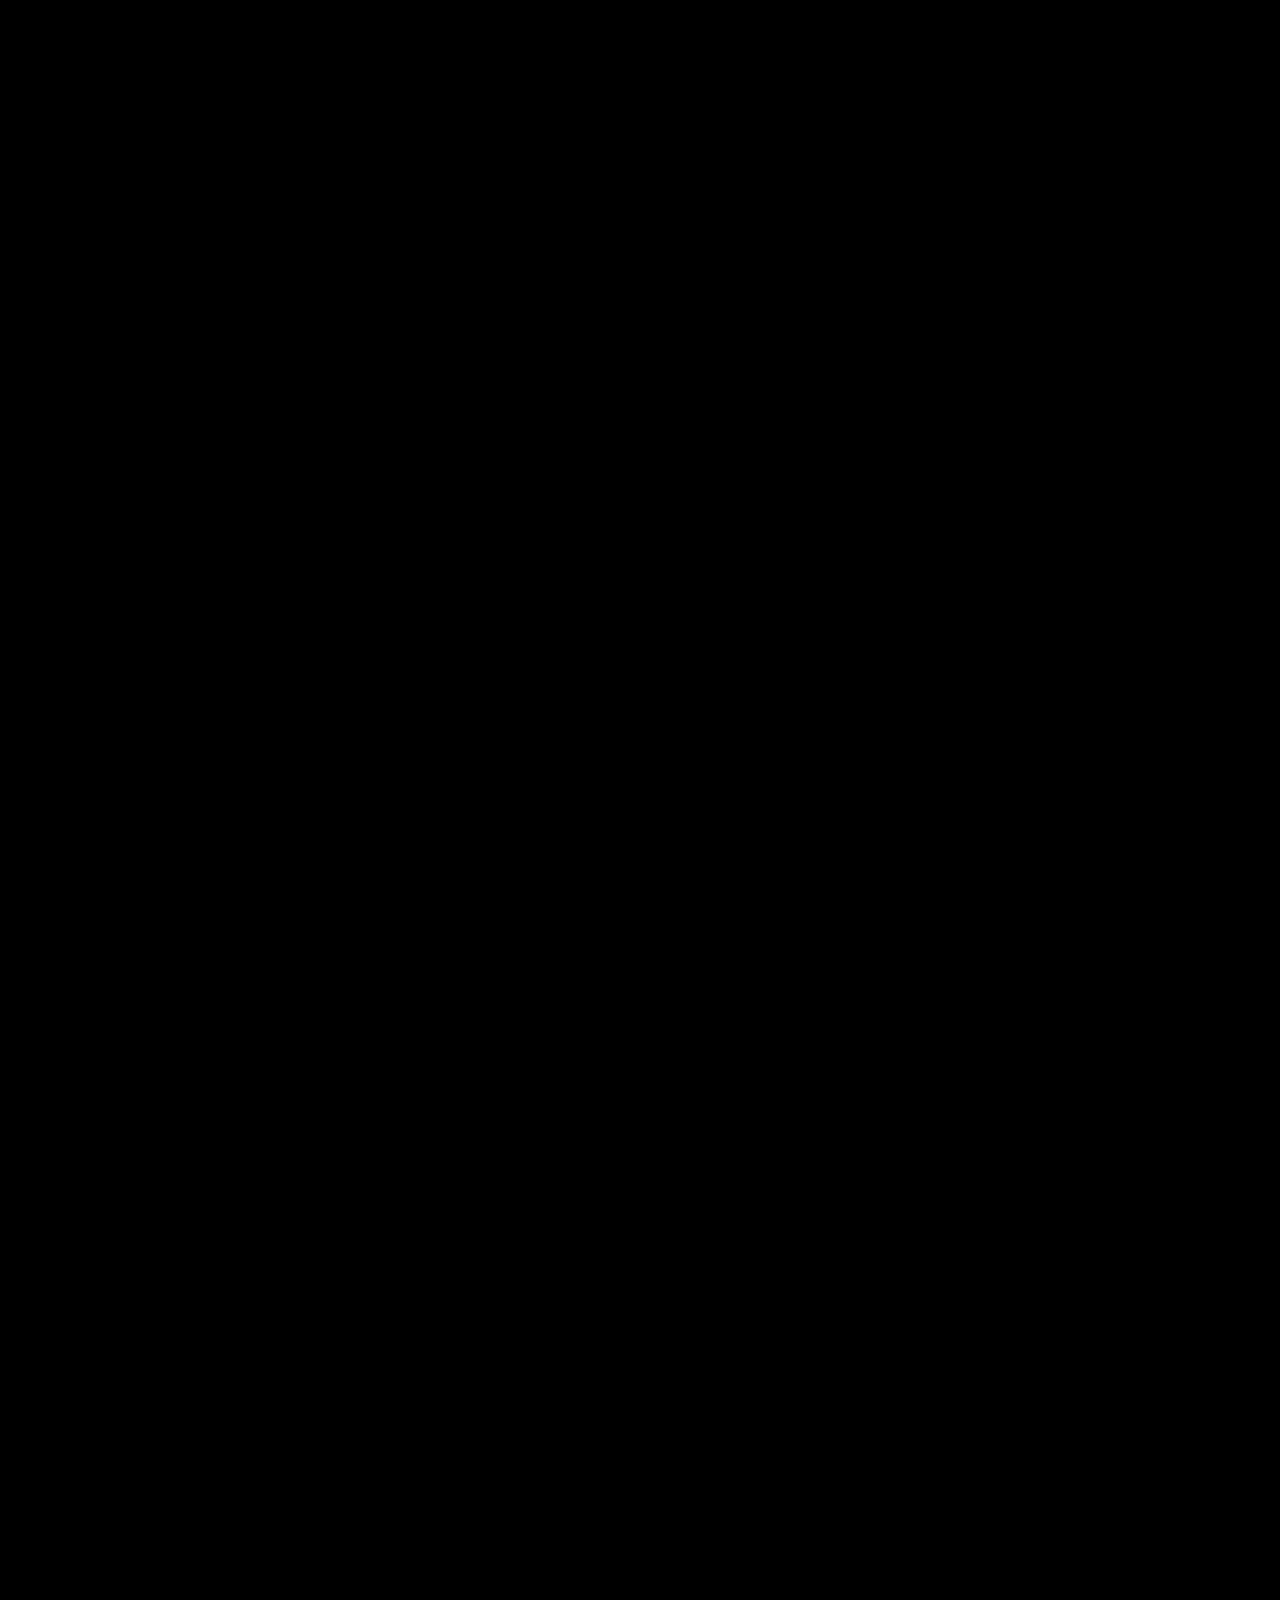
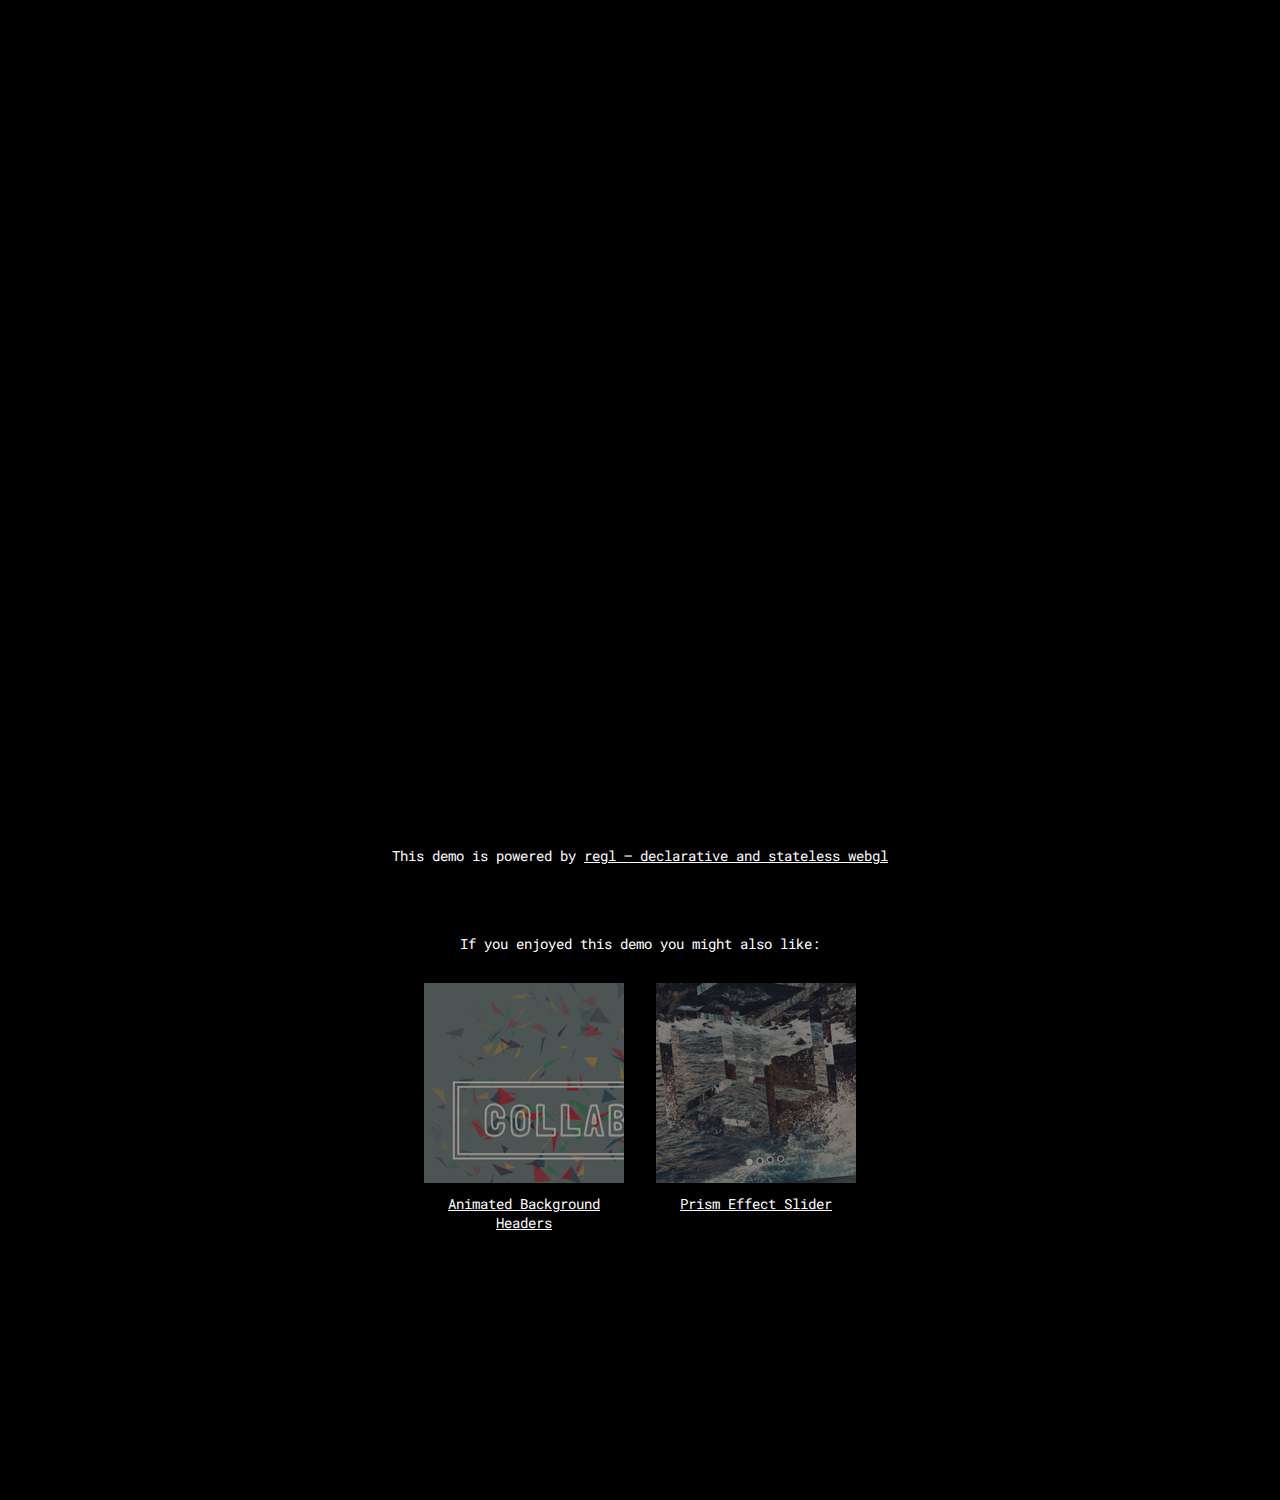
<file: 4_random-fun/5/index.html>
<!DOCTYPE html>
<html lang="en" class="no-js">
<head>
	<meta charset="UTF-8" />
	<meta name="viewport" content="width=device-width, initial-scale=1">
	<title>WebGL Scroll Spiral | Demo 1 | Codrops</title>
	<meta name="description" content="Some decorative background scroll effects for websites using WebGL and regl" />
	<meta name="keywords" content="regl, webgl, background, website, decorative, scroll effect, spiral, distortion " />
	<meta name="author" content="Codrops" />
	<link rel="shortcut icon" href="favicon.ico">
	<link href="https://fonts.googleapis.com/css?family=Roboto+Mono:400,700" rel="stylesheet">
	<link rel="stylesheet" type="text/css" href="css/normalize.css" />
	<link rel="stylesheet" type="text/css" href="css/demo.css" />
	<script>document.documentElement.className = 'js';</script>
</head>
<body class="demo-1 loading">
	<canvas id="webgl"></canvas>
	<svg class="hidden">
		<symbol id="icon-arrow" viewBox="0 0 24 24">
			<title>arrow</title>
			<polygon points="6.3,12.8 20.9,12.8 20.9,11.2 6.3,11.2 10.2,7.2 9,6 3.1,12 9,18 10.2,16.8 " />
		</symbol>
		<symbol id="icon-drop" viewBox="0 0 24 24">
			<title>drop</title>
			<path d="M12,21c-3.6,0-6.6-3-6.6-6.6C5.4,11,10.8,4,11.4,3.2C11.6,3.1,11.8,3,12,3s0.4,0.1,0.6,0.3c0.6,0.8,6.1,7.8,6.1,11.2C18.6,18.1,15.6,21,12,21zM12,4.8c-1.8,2.4-5.2,7.4-5.2,9.6c0,2.9,2.3,5.2,5.2,5.2s5.2-2.3,5.2-5.2C17.2,12.2,13.8,7.3,12,4.8z" />
			<path d="M12,18.2c-0.4,0-0.7-0.3-0.7-0.7s0.3-0.7,0.7-0.7c1.3,0,2.4-1.1,2.4-2.4c0-0.4,0.3-0.7,0.7-0.7c0.4,0,0.7,0.3,0.7,0.7C15.8,16.5,14.1,18.2,12,18.2z" />
		</symbol>
	</svg>
	<main>
		<header class="content content--header">
			<div class="content__top">
				<h1 class="main-title">Scroll Spirals</h1>
				<p class="main-tagline">Decorative Background Effects with WebGL</p>
				<a class="github" href="https://github.com/codrops/ScrollSpiral/">GitHub</a>
				<div class="codrops-links">
					<a class="codrops-icon codrops-icon--prev" href="https://tympanus.net/Development/DeveloperDesignerPageLayout/" title="Previous Demo"><svg class="icon icon--arrow"><use xlink:href="#icon-arrow"></use></svg></a>
					<a class="codrops-icon codrops-icon--drop" href="https://tympanus.net/codrops/?p=30761" title="Back to the article"><svg class="icon icon--drop"><use xlink:href="#icon-drop"></use></svg></a>
				</div>
				<nav class="demos">
					<a class="demo demo--current" href="index.html">Demo 1</a>
					<a class="demo" href="index2.html">Demo 2</a>
					<a class="demo" href="index3.html">Demo 3</a>
					<a class="demo" href="index4.html">Demo 4</a>
					<a class="demo" href="index5.html">Demo 5</a>
					<a class="demo" href="index6.html">Demo 6</a>
					<a class="demo" href="index7.html">Demo 7</a>
					<a class="demo" href="index8.html">Demo 8</a>
					<a class="demo" href="index9.html">Demo 9</a>
				</nav>
			</div>
		</header>
		<section class="content content--main"></section>
		<section class="content content--related">
			<p class="content__text">This demo is powered by <a href="http://regl.party/">regl &mdash; declarative and stateless webgl</a></p>
			<h3 class="content__text">If you enjoyed this demo you might also like:</h3>
			<a class="media-item" href="https://tympanus.net/Development/AnimatedHeaderBackgrounds/">
				<img class="media-item__img" src="img/related/AnimatedHeaderBackgrounds.png">
				<h3 class="media-item__title">Animated Background Headers</h3>
			</a>
			<a class="media-item" href="https://tympanus.net/Tutorials/PrismEffectSlider/">
				<img class="media-item__img" src="img/related/PrismEffectSlider.jpg">
				<h3 class="media-item__title">Prism Effect Slider</h3>
			</a>
		</section>
	</main>
	<script src="js/regl.min.js"></script>
	<script type="x-shader/x-fragment" id="fragmentShader">
	#define TWO_PI 6.2831853072
	#define PI 3.14159265359

	precision highp float;

	uniform float globaltime;
	uniform vec2 resolution;
	uniform float aspect;
	uniform float scroll;
	uniform float velocity;

	const float timescale = 0.15;
	const float displace = 0.03;
	const float gridSize = 20.0;
	const int layers = 3;
	const float detail = 2.0;
	const float wave = 1.0;

	vec2 rotate(vec2 v, float angle) {
		float c = cos(angle);
		float s = sin(angle);
		return v * mat2(c, -s, s, c);
	}

	vec3 coordToHex(vec2 coord, float scale, float angle) {
		vec2 c = rotate(coord, angle);
		float q = (1.0 / 3.0 * sqrt(3.0) * c.x - 1.0 / 3.0 * c.y) * scale;
		float r = 2.0 / 3.0 * c.y * scale;
		return vec3(q, r, -q - r);
	}

	vec3 hexToCell(vec3 hex, float m) {
		return fract(hex / m) * 2.0 - 1.0;
	}

	float absMax(vec3 v) {
		return max(max(abs(v.x), abs(v.y)), abs(v.z));
	}

	float nsin(float value) {
		return sin(value * TWO_PI) * 0.5 + 0.5;
	}

	float hexToFloat(vec3 hex, float amt) {
		return mix(absMax(hex), 1.0 - length(hex) / sqrt(3.0), amt);
	}

	float calc(vec3 hex, float time, float len) {
		float value = 0.0;

		for (int i = 0; i < layers; i++) {
			vec3 cell = hexToCell(hex, 1.0 + float(i));
			value += nsin(
				hexToFloat(
					cell,
					nsin(len * wave + time + float(i) / float(layers))
				) * detail + nsin(time * 0.5)
			);
		}

		return value / float(layers);
	}

	void main(void) {
		vec2 tx = (gl_FragCoord.xy / resolution.xy - 0.5) * vec2(aspect, 1.0) * 2.0;
		float time = globaltime * timescale - scroll;
		float invScroll = 1.0 - scroll;
		float rgb[3];
		float len = 1.0 - length(tx) * 0.3;
		float zoom = nsin(time * 0.1) + len * velocity * 3.0;
		float angle = TWO_PI * nsin(time * 0.05) + PI * len * scroll;
		vec3 hex = coordToHex(tx, gridSize * zoom, angle);

		for (int i = 0; i < 3; i++) {
			float time2 = time + float(i) * displace * invScroll;
			rgb[i] = pow(calc(hex, time2, len), 3.0) * (0.2 + 0.8 * sin(PI * len * 0.5));
		}

		gl_FragColor = vec4(
			rgb[0] * (1.0 - scroll * 0.2),
			rgb[1] * invScroll,
			(rgb[2] + 0.2) * invScroll,
			1.0
		);
	}
	</script>
	<script src="js/demo1.js"></script>
</body>
</html>
</file>
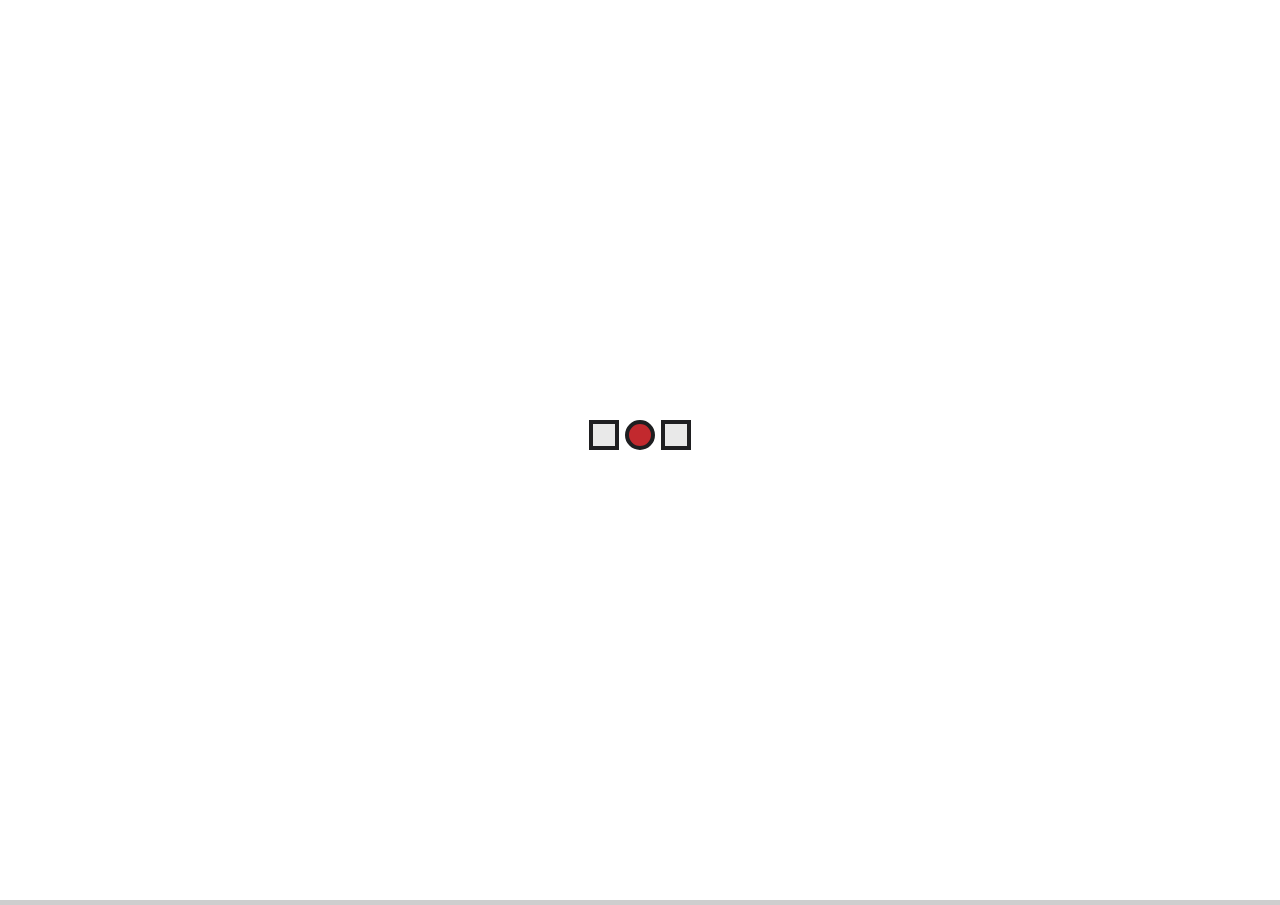
<file: 4_random-fun/6/index.html>
<!DOCTYPE html>
<html lang="en" class="no-js">
	<head>
		<meta charset="UTF-8" />
		<meta name="viewport" content="width=device-width, initial-scale=1">
		<title>3D Room Exhibition | Codrops</title>
		<meta name="description" content="An experimental 3D room template that aims to show exhibition details in an interesting way" />
		<meta name="keywords" content="3d, room, exhibition, gallery, perspective, animation, web design, template" />
		<meta name="author" content="Codrops" />
		<link rel="shortcut icon" href="favicon.ico">
		<link href="https://fonts.googleapis.com/css?family=Josefin+Sans:400,700" rel="stylesheet">
		<link rel="stylesheet" type="text/css" href="css/normalize.css" />
		<link rel="stylesheet" type="text/css" href="css/demo.css" />
		<script>document.documentElement.className = 'js';</script>
	</head>
	<body>
		<svg class="hidden">
			<symbol id="icon-arrow" viewBox="0 0 24 24">
				<title>arrow</title>
				<polygon points="6.3,12.8 20.9,12.8 20.9,11.2 6.3,11.2 10.2,7.2 9,6 3.1,12 9,18 10.2,16.8 "/>
			</symbol>
			<symbol id="icon-drop" viewBox="0 0 24 24">
				<title>drop</title>
				<path d="M12,21c-3.6,0-6.6-3-6.6-6.6C5.4,11,10.8,4,11.4,3.2C11.6,3.1,11.8,3,12,3s0.4,0.1,0.6,0.3c0.6,0.8,6.1,7.8,6.1,11.2C18.6,18.1,15.6,21,12,21zM12,4.8c-1.8,2.4-5.2,7.4-5.2,9.6c0,2.9,2.3,5.2,5.2,5.2s5.2-2.3,5.2-5.2C17.2,12.2,13.8,7.3,12,4.8z"/><path d="M12,18.2c-0.4,0-0.7-0.3-0.7-0.7s0.3-0.7,0.7-0.7c1.3,0,2.4-1.1,2.4-2.4c0-0.4,0.3-0.7,0.7-0.7c0.4,0,0.7,0.3,0.7,0.7C15.8,16.5,14.1,18.2,12,18.2z"/>
			</symbol>
			<symbol id="icon-menu" viewBox="0 0 24 24">
				<title>menu</title>
				<path d="M24,5.8H0v-2h24V5.8z M19.8,11H4.2v2h15.6V11z M24,18.2H0v2h24V18.2z"/>
			</symbol>
			<symbol id="icon-cross" viewBox="0 0 24 24">
				<title>cross</title>
				<path d="M13.4,12l7.8,7.8l-1.4,1.4l-7.8-7.8l-7.8,7.8l-1.4-1.4l7.8-7.8L2.7,4.2l1.4-1.4l7.8,7.8l7.8-7.8l1.4,1.4L13.4,12z"/>
			</symbol>
			<symbol id="icon-info" viewBox="0 0 20 20">
				<title>info</title>
				<circle style="fill:#fff" cx="10" cy="10" r="9.1"/>
				<path d="M10,0C4.5,0,0,4.5,0,10s4.5,10,10,10s10-4.5,10-10S15.5,0,10,0z M10,18.6c-4.7,0-8.6-3.9-8.6-8.6S5.3,1.4,10,1.4s8.6,3.9,8.6,8.6S14.7,18.6,10,18.6z M10.7,5C10.9,5.2,11,5.5,11,5.7s-0.1,0.5-0.3,0.7c-0.2,0.2-0.4,0.3-0.7,0.3c-0.3,0-0.5-0.1-0.7-0.3C9.1,6.2,9,6,9,5.7S9.1,5.2,9.3,5C9.5,4.8,9.7,4.7,10,4.7C10.3,4.7,10.5,4.8,10.7,5z M9.3,8.3h1.4v7.2H9.3V8.3z"/>
			</symbol>
		</svg>
		<div class="container">
			<div class="scroller">
				<div class="room room--current">
					<div class="room__side room__side--back">
						<img class="room__img" src="img/set4/3.jpg" alt="Some image"/>
						<img class="room__img" src="img/set4/6.jpg" alt="Some image"/>
					</div>
					<div class="room__side room__side--left">
						<img class="room__img" src="img/set4/7.jpg" alt="Some image"/>
						<img class="room__img" src="img/set4/1.jpg" alt="Some image"/>
						<img class="room__img" src="img/set4/2.jpg" alt="Some image"/>
					</div>
					<div class="room__side room__side--right">
						<img class="room__img" src="img/set4/4.jpg" alt="Some image"/>
						<img class="room__img" src="img/set4/5.jpg" alt="Some image"/>
						<img class="room__img" src="img/set4/8.jpg" alt="Some image"/>
					</div>
					<div class="room__side room__side--bottom"></div>
				</div><!-- /room -->
				<div class="room">
					<div class="room__side room__side--back">
						<img class="room__img" src="img/set2/1.jpg" alt="Some image"/>
						<img class="room__img" src="img/set2/6.jpg" alt="Some image"/>
					</div>
					<div class="room__side room__side--left">
						<img class="room__img" src="img/set2/3.jpg" alt="Some image"/>
						<img class="room__img" src="img/set2/4.jpg" alt="Some image"/>
						<img class="room__img" src="img/set2/5.jpg" alt="Some image"/>
					</div>
					<div class="room__side room__side--right">
						<img class="room__img" src="img/set2/8.jpg" alt="Some image"/>
						<img class="room__img" src="img/set2/7.jpg" alt="Some image"/>
						<img class="room__img" src="img/set2/2.jpg" alt="Some image"/>
					</div>
					<div class="room__side room__side--bottom"></div>
				</div><!-- /room -->
				<div class="room">
					<div class="room__side room__side--back">
						<img class="room__img" src="img/set3/1.jpg" alt="Some image"/>
						<img class="room__img" src="img/set3/6.jpg" alt="Some image"/>
					</div>
					<div class="room__side room__side--left">
						<img class="room__img" src="img/set3/3.jpg" alt="Some image"/>
						<img class="room__img" src="img/set3/4.jpg" alt="Some image"/>
						<img class="room__img" src="img/set3/5.jpg" alt="Some image"/>
					</div>
					<div class="room__side room__side--right">
						<img class="room__img" src="img/set3/8.jpg" alt="Some image"/>
						<img class="room__img" src="img/set3/7.jpg" alt="Some image"/>
						<img class="room__img" src="img/set3/2.jpg" alt="Some image"/>
					</div>
					<div class="room__side room__side--bottom"></div>
				</div><!-- /room -->
				<div class="room">
					<div class="room__side room__side--back">
						<img class="room__img" src="img/set1/3.jpg" alt="Some image"/>
						<img class="room__img" src="img/set1/6.jpg" alt="Some image"/>
					</div>
					<div class="room__side room__side--left">
						<img class="room__img" src="img/set1/7.jpg" alt="Some image"/>
						<img class="room__img" src="img/set1/1.jpg" alt="Some image"/>
						<img class="room__img" src="img/set1/2.jpg" alt="Some image"/>
					</div>
					<div class="room__side room__side--right">
						<img class="room__img" src="img/set1/4.jpg" alt="Some image"/>
						<img class="room__img" src="img/set1/5.jpg" alt="Some image"/>
						<img class="room__img" src="img/set1/8.jpg" alt="Some image"/>
					</div>
					<div class="room__side room__side--bottom"></div>
				</div><!-- /room -->
				<div class="room">
					<div class="room__side room__side--back">
						<img class="room__img" src="img/set5/7.jpg" alt="Some image"/>
						<img class="room__img" src="img/set5/5.jpg" alt="Some image"/>
					</div>
					<div class="room__side room__side--left">
						<img class="room__img" src="img/set5/6.jpg" alt="Some image"/>
						<img class="room__img" src="img/set5/4.jpg" alt="Some image"/>
						<img class="room__img" src="img/set5/3.jpg" alt="Some image"/>
					</div>
					<div class="room__side room__side--right">
						<img class="room__img" src="img/set5/2.jpg" alt="Some image"/>
						<img class="room__img" src="img/set5/1.jpg" alt="Some image"/>
						<img class="room__img" src="img/set5/8.jpg" alt="Some image"/>
					</div>
					<div class="room__side room__side--bottom"></div>
				</div><!-- /room -->
			</div>
		</div><!-- /container -->
		<div class="content">
			<header class="codrops-header">
				<div class="codrops-links">
					<a class="codrops-icon codrops-icon--prev" href="https://tympanus.net/Development/ExpandingBarMenus/" title="Previous Demo"><svg class="icon icon--arrow"><use xlink:href="#icon-arrow"></use></svg></a>
					<a class="codrops-icon codrops-icon--drop" href="https://tympanus.net/codrops/?p=30534" title="Back to the article"><svg class="icon icon--drop"><use xlink:href="#icon-drop"></use></svg></a>
				</div>
				<h1 class="codrops-header__title">3D Room Exhibition</h1>
				<div class="subject">モダンアート</div>
				<button class="btn btn--info btn--toggle">
					<svg class="icon icon--info"><use xlink:href="#icon-info"></use></svg>
					<svg class="icon icon--cross"><use xlink:href="#icon-cross"></use></svg>	
				</button>
				<button class="btn btn--menu btn--toggle">
					<svg class="icon icon--menu"><use xlink:href="#icon-menu"></use></svg>
					<svg class="icon icon--cross"><use xlink:href="#icon-cross"></use></svg>
				</button>
				<div class="overlay overlay--menu">
					<ul class="menu">
						<li class="menu__item menu__item--current"><a class="menu__link" href="#">Exhibitions</a></li>
						<li class="menu__item"><a class="menu__link" href="#">Discover</a></li>
						<li class="menu__item"><a class="menu__link" href="#">Visit us</a></li>
						<li class="menu__item"><a class="menu__link" href="#">Shop</a></li>
					</ul>
				</div>
				<div class="overlay overlay--info">
					<p class="info">&ldquo;Life in Pieces&rdquo; is the subject of all exhibitions taking place in the Mirai Art Gallery in 2017. Fragments of lost memories, fleeting moments and the breaking apart of human nature are this year's highlighted topics. We welcome you to a exploration space of a unique kind&mdash;the one that will stay with you and impact you on many levels. Come visit us.</p>
				</div>
			</header>
			<h4 class="location">Mirai Art Gallery &amp; Exhibition Center, Sapporo, Japan</h4>
			<div class="slides">
				<div class="slide">
					<h2 class="slide__name">Kato <br/>Yatsumoto</h2>
					<h3 class="slide__title">
						<span>&ldquo;Understanding Life&rdquo;</span>
						<div class="slide__number">Room <strong>Tenjin</strong></div>
					</h3>
					<p class="slide__date">25 Mar – 11 May 2017</p>
				</div>
				<div class="slide">
					<h2 class="slide__name">Aiko <br/>Akiyama</h2>
					<h3 class="slide__title">
						<span>&ldquo;Faces of Peace&rdquo;</span>
						<div class="slide__number">Room <strong>Suijin</strong></div>
					</h3>
					<p class="slide__date">31 Mar – 25 Apr 2017</p>
				</div>
				<div class="slide">
					<h2 class="slide__name">Misako <br/>Shiraishi</h2>
					<h3 class="slide__title">
						<span>&ldquo;Instant Gratification&rdquo;</span>
						<div class="slide__number">Room <strong>Izanami</strong></div>
					</h3>
					<p class="slide__date">4 Apr – 30 Apr 2017</p>
				</div>
				<div class="slide">
					<h2 class="slide__name">Tadashi <br/>Takayama</h2>
					<h3 class="slide__title">
						<span>&ldquo;Facts of Blossoms&rdquo;</span>
						<div class="slide__number">Room <strong>Raijin</strong></div>
					</h3>
					<p class="slide__date">15 Apr – 18 May 2017</p>
				</div>
				<div class="slide">
					<h2 class="slide__name">Etsuko <br/>Hamasaki</h2>
					<h3 class="slide__title">
						<span>&ldquo;In Loving Memory&rdquo;</span>
						<div class="slide__number">Room <strong>Hachiman</strong></div>
					</h3>
					<p class="slide__date">5 May – 17 Jun 2017</p>
				</div>
			</div>
			<nav class="nav">
				<button class="btn btn--nav btn--nav-left">
					<svg class="nav-icon nav-icon--left" width="42px" height="12px" viewBox="0 0 70 20">
						<path class="nav__triangle" d="M52.5,10L70,0v20L52.5,10z"/>
						<path class="nav__line" d="M55.1,11.4H0V8.6h55.1V11.4z"/>
					</svg>
				</button>
				<button class="btn btn--nav btn--nav-right">
					<svg class="nav-icon nav-icon--right" width="42px" height="12px" viewBox="0 0 70 20">
						<path class="nav__triangle" d="M52.5,10L70,0v20L52.5,10z"/>
						<path class="nav__line" d="M55.1,11.4H0V8.6h55.1V11.4z"/>
					</svg>
				</button>
			</nav>
		</div><!-- /content -->
		<div class="overlay overlay--loader overlay--active">
			<div class="loader">
				<div></div>
				<div></div>
				<div></div>
			</div>
		</div>
		<script src="js/anime.min.js"></script>
		<script src="js/imagesloaded.pkgd.min.js"></script>
		<script src="js/main.js"></script>
	</body>
</html>
</file>
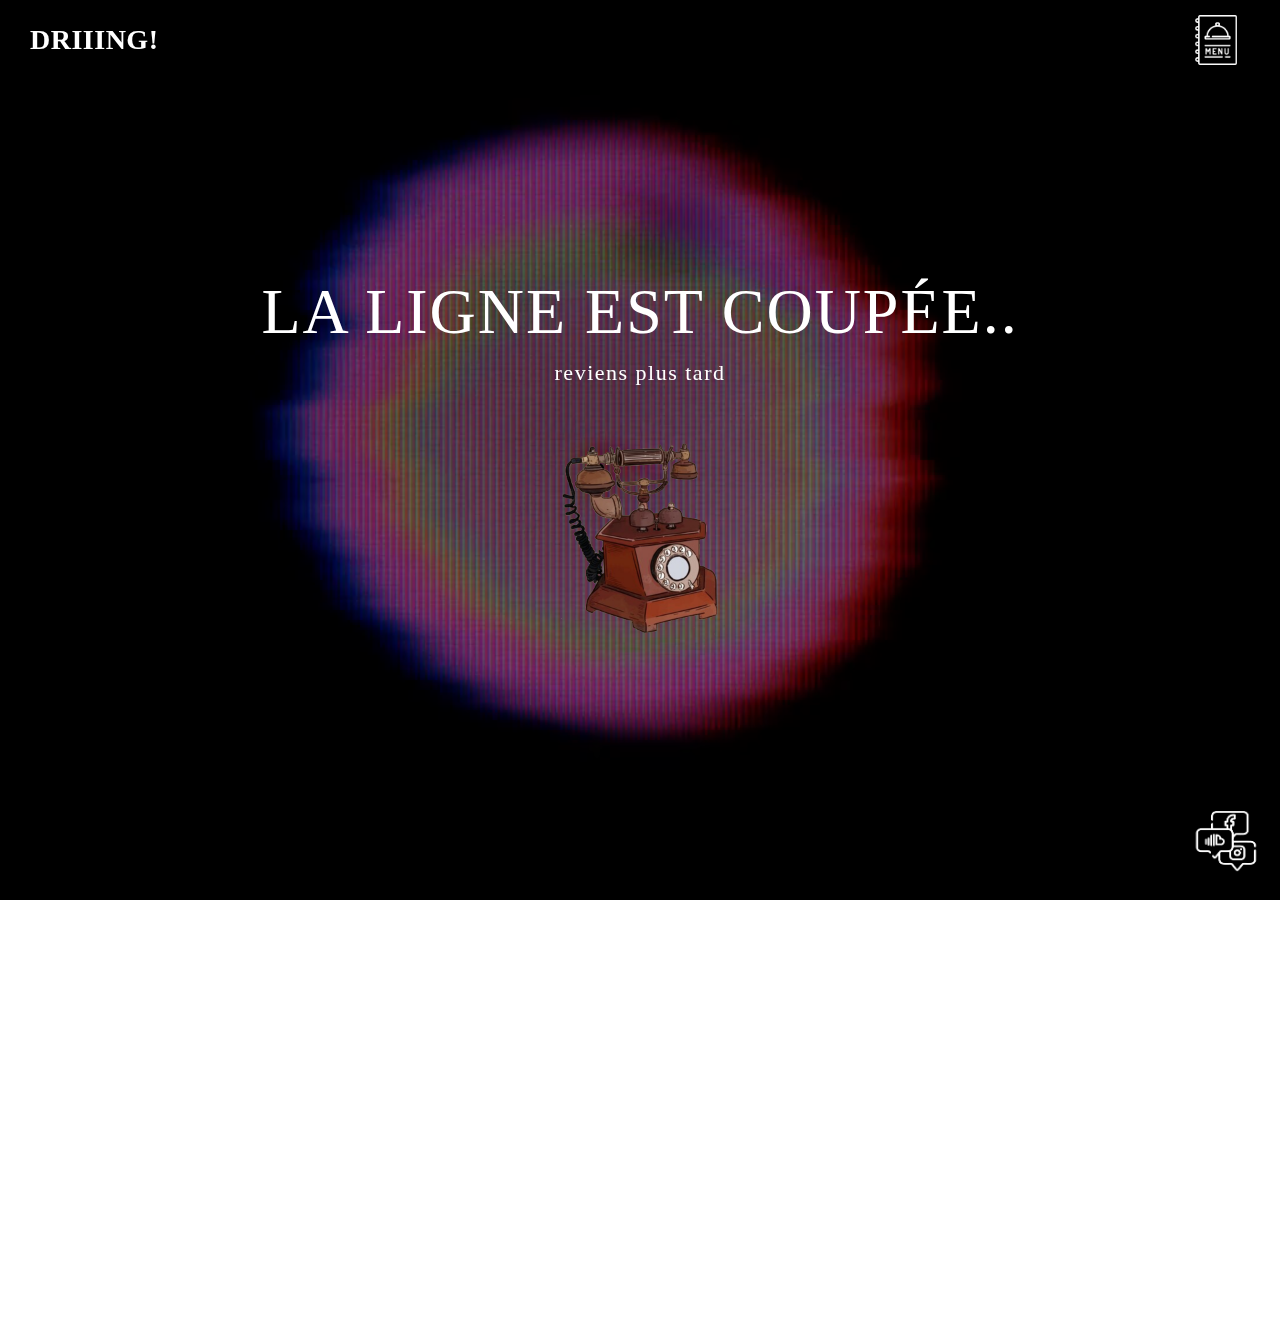
<file: index - la ligne est coupée.html>
<!DOCTYPE html>
<html>
    <head>
        <meta charset="utf-8">
        <meta http-equiv="X-UA-Compatible" content="IE=edge,chrome=1">
        <style>
        @font-face {
            font-family: Dahlia;
            src=url (/fonts/Dahlia-bold.otf);
        }    
        </style>
        <title>Driiing - 19/11</title>
<!-- 

Highway Template

https://templatemo.com/tm-520-highway

-->
        <meta name="description" content="">
        <meta name="viewport" content="width=device-width, initial-scale=1">
        <link rel="apple-touch-icon" href="apple-touch-icon.png">

        <link rel="stylesheet" href="css/bootstrap.min.css">
        <link rel="stylesheet" href="css/bootstrap-theme.min.css">
        <link rel="stylesheet" href="css/fontAwesome.css">
        <link rel="stylesheet" href="css/light-box.css">
        <link rel="stylesheet" href="css/templatemo-style.css">
        <link rel="stylesheet" href="css/style.css">

        <link href="https://fonts.googleapis.com/css?family=Kanit:100,200,300,400,500,600,700,800,900" rel="stylesheet">

        <script src="js/vendor/modernizr-2.8.3-respond-1.4.2.min.js"></script>
    </head>

<body>

    <nav>
        <div class="logo ">
            <a href="index.html" style="font-family: Tw Cen MT"><b>driiing!</b></a>
        </div>
        <div class="menu-icon vibrate-3">
            <a><img src="img/menu.png" alt="" width="50"></a>
      </div>
    </nav>


    <div id="video-container">
        <div class="video-overlay"></div>
        <div class="video-content">
            <div class="inner">
              <h1 style="font-family: Dahlia">La ligne est coupée..</h1>
              <p style="font-family: Dahlia">reviens plus tard</p>
                <div class="scroll-icon">
                    <a><img src="img/scroll-icon.png" width="200" alt=""></a>
                </div>    
            </div>
        </div>
        <video autoplay="" loop="" muted>
        	<source src="mp4/highwait-loop.mp4" type="video/mp4" />
        </video>
    </div>

    <iframe width="100%" height="400" scrolling="no" frameborder="no" allow="autoplay" src="https://w.soundcloud.com/player/?url=https%3A//api.soundcloud.com/playlists/1515634012&color=%23ff5500&auto_play=false&hide_related=false&show_comments=true&show_user=true&show_reposts=false&show_teaser=true"></iframe><div style="font-size: 10px; color: #cccccc;line-break: anywhere;word-break: normal;overflow: hidden;white-space: nowrap;text-overflow: ellipsis; font-family: Interstate,Lucida Grande,Lucida Sans Unicode,Lucida Sans,Garuda,Verdana,Tahoma,sans-serif;font-weight: 100;"><a href="https://soundcloud.com/driiing_collectif" title="DRIIING" target="_blank" style="color: #cccccc; text-decoration: none;">DRIIING</a> · <a href="https://soundcloud.com/driiing_collectif/sets/podcasts" title="Podcasts" target="_blank" style="color: #cccccc; text-decoration: none;">Podcasts</a></div>

      <!-- Modal button -->
    <div class="popup-icon">
      <button id="modBtn" class="modal-btn"><img src="img/contact-icon.png" alt=""></button>
    </div>  

    <!-- Modal -->
    <div id="modal" class="modal">
      <!-- Modal Content -->
      <div class="modal-content">
        <!-- Titre Caché -->
        <div class="modal-header">
          <h3 class="header-title" style="color:rgb(14, 14, 14);">⁘</h3>
          <div class="close-btn"><img src="img/close_contact.png" alt=""></div>    
          <h1 class="header-title" style="color:rgb(14, 14, 14);">⁘</h1>
        </div>    
        </div>
        <!-- Modal Body -->
        <div class="modal-body">
          <div class="col-md-6 col-md-offset-3">
            <form id="contact" action="" method="post">
                <div class="row">
                    <div class="col-md-16">
                      <a style="color:rgb(244, 197, 88);" href="https://soundcloud.com/driiing_collectif" class="btn">soundcloud</a>
                    </div>
                    <div class="col-md-16">
                      <a style="color:rgb(255, 255, 255);" href="https://instagram.com/driiing.collectif/" class="btn">instagram</a>
                    </div>
                    <div class="col-md-16">
                      <a style="color:rgb(143, 177, 243);" href="https://www.facebook.com/driiing.collectif" class="btn">facebook</a>
                    </div>
                    <div class="col-md-16">
                        <a style="color:rgb(188, 239, 198);" href="https://linktr.ee/driiing.collectif" class="btn">linktree</a>
                    </div>
                </div>
            </form>
          </div>
        </div>
      </div>
    </div>
    

    <section class="overlay-menu">
      <div class="container">
        <div class="row">
          <div class="main-menu">
              <ul>
                  <li>
                      <a href="index.html">Accueil</a>
                  </li>
                  <li>
                      <a href="masonry.html">les résidents</a>
                  </li>
                  <li>
                      <a href="single-post.html">le collectif</a>
                  </li>
                  <li>
                      <a href="flappy-bell.html">Flappy Bell</a>
                  </li>
              </ul>
          </div>
        </div>
      </div>
    </section>

    <script src="https://ajax.googleapis.com/ajax/libs/jquery/1.11.2/jquery.min.js"></script>
    <script>window.jQuery || document.write('<script src="js/vendor/jquery-1.11.2.min.js"><\/script>')</script>

    <script src="js/vendor/bootstrap.min.js"></script>
    
    <script src="js/plugins.js"></script>
    <script src="js/main.js"></script>

    
</body>
</html>
</file>
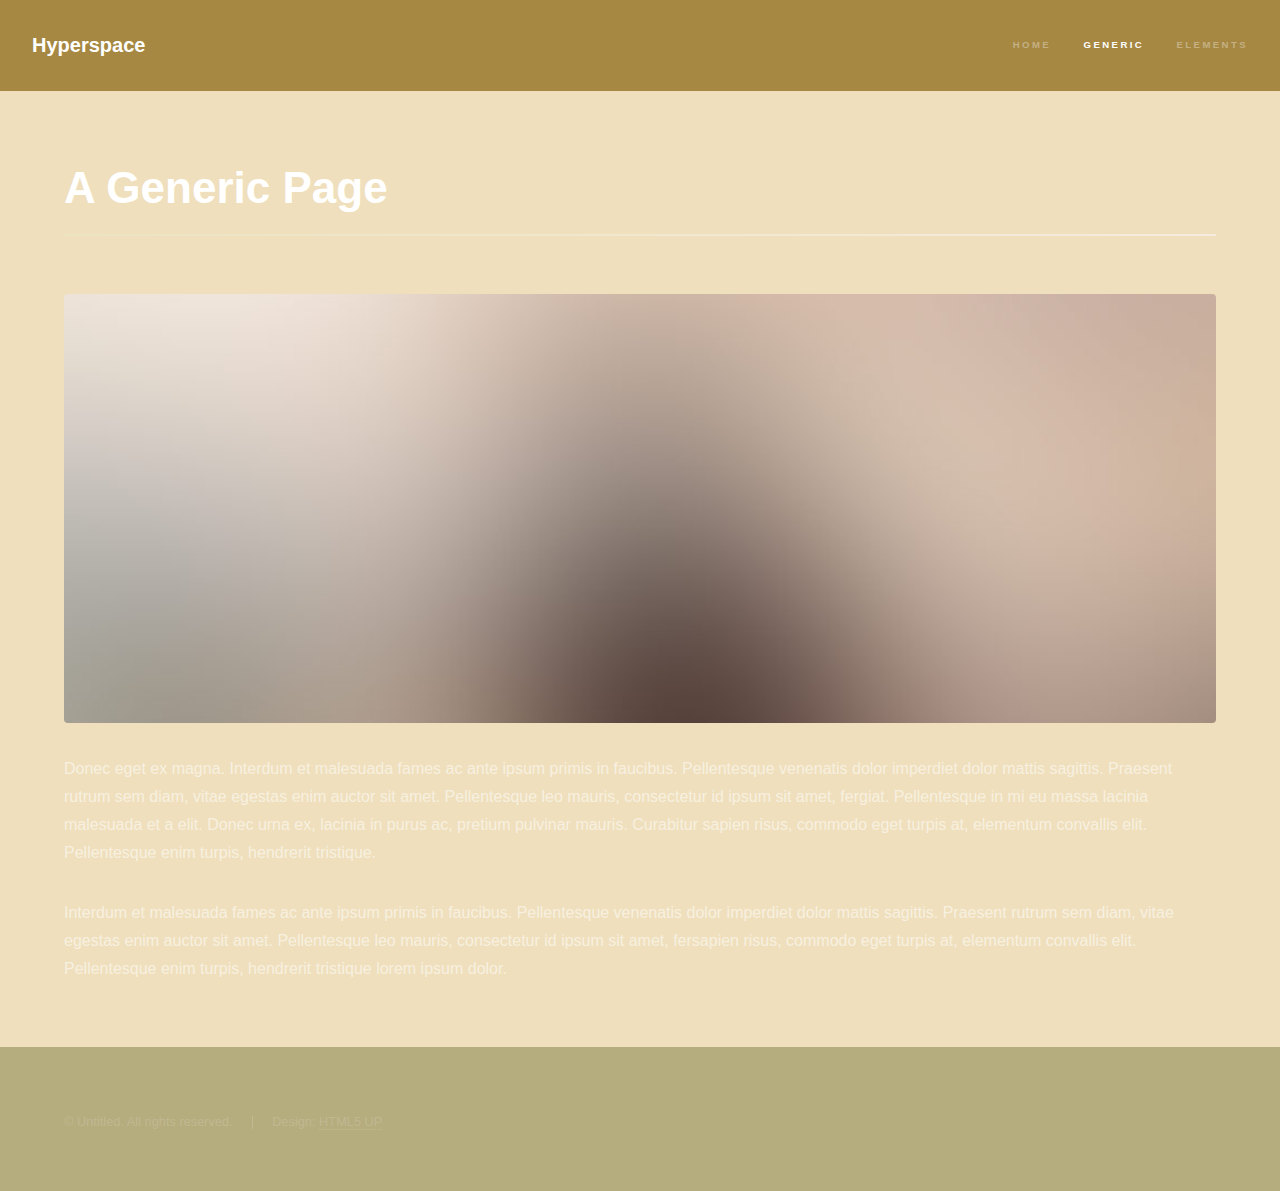
<file: 2_le-projet/generic.html>
<!DOCTYPE HTML>
<!--
	Hyperspace by HTML5 UP
	html5up.net | @ajlkn
	Free for personal and commercial use under the CCA 3.0 license (html5up.net/license)
-->
<html>
	<head>
		<title>Generic - Hyperspace by HTML5 UP</title>
		<meta charset="utf-8" />
		<meta name="viewport" content="width=device-width, initial-scale=1, user-scalable=no" />
		<link rel="stylesheet" href="assets/css/main.css" />
		<noscript><link rel="stylesheet" href="assets/css/noscript.css" /></noscript>
	</head>
	<body class="is-preload">

		<!-- Header -->
			<header id="header">
				<a href="index.html" class="title">Hyperspace</a>
				<nav>
					<ul>
						<li><a href="index.html">Home</a></li>
						<li><a href="generic.html" class="active">Generic</a></li>
						<li><a href="elements.html">Elements</a></li>
					</ul>
				</nav>
			</header>

		<!-- Wrapper -->
			<div id="wrapper">

				<!-- Main -->
					<section id="main" class="wrapper">
						<div class="inner">
							<h1 class="major">A Generic Page</h1>
							<span class="image fit"><img src="images/pic04.jpg" alt="" /></span>
							<p>Donec eget ex magna. Interdum et malesuada fames ac ante ipsum primis in faucibus. Pellentesque venenatis dolor imperdiet dolor mattis sagittis. Praesent rutrum sem diam, vitae egestas enim auctor sit amet. Pellentesque leo mauris, consectetur id ipsum sit amet, fergiat. Pellentesque in mi eu massa lacinia malesuada et a elit. Donec urna ex, lacinia in purus ac, pretium pulvinar mauris. Curabitur sapien risus, commodo eget turpis at, elementum convallis elit. Pellentesque enim turpis, hendrerit tristique.</p>
							<p>Interdum et malesuada fames ac ante ipsum primis in faucibus. Pellentesque venenatis dolor imperdiet dolor mattis sagittis. Praesent rutrum sem diam, vitae egestas enim auctor sit amet. Pellentesque leo mauris, consectetur id ipsum sit amet, fersapien risus, commodo eget turpis at, elementum convallis elit. Pellentesque enim turpis, hendrerit tristique lorem ipsum dolor.</p>
						</div>
					</section>

			</div>

		<!-- Footer -->
			<footer id="footer" class="wrapper alt">
				<div class="inner">
					<ul class="menu">
						<li>&copy; Untitled. All rights reserved.</li><li>Design: <a href="http://html5up.net">HTML5 UP</a></li>
					</ul>
				</div>
			</footer>

		<!-- Scripts -->
			<script src="assets/js/jquery.min.js"></script>
			<script src="assets/js/jquery.scrollex.min.js"></script>
			<script src="assets/js/jquery.scrolly.min.js"></script>
			<script src="assets/js/browser.min.js"></script>
			<script src="assets/js/breakpoints.min.js"></script>
			<script src="assets/js/util.js"></script>
			<script src="assets/js/main.js"></script>

	</body>
</html>
</file>
<file: 4_random-fun/2/css/demo.css>
*,
*::after,
*::before {
	-webkit-box-sizing: border-box;
	box-sizing: border-box;
}

body {
	--text-color: #f0f0f0;
	--background-color: #5f5c58;
	--link-color: #e2bd7d;
	--link-hover-color: #e2bd7d;
	font-family: -apple-system, BlinkMacSystemFont, "Segoe UI", Helvetica, Arial, sans-serif;
	color: #ddd;
	color: var(--text-color);
	background: #000;
	background: var(--background-color);
	-webkit-font-smoothing: antialiased;
	-moz-osx-font-smoothing: grayscale;
	font-size: 15px;
	height: 100vh;
	overflow: hidden;
}

a {
	text-decoration: none;
	color: #ddd;
	color: var(--link-color);
	outline: none;
	border-bottom: 2px solid;
	padding: 0 0 0.15em;
}

a:hover,
a:focus {
	color: #000;
	color: var(--link-hover-color);
	border-color: transparent;
}

.hidden {
	position: absolute;
	overflow: hidden;
	width: 0;
	height: 0;
	pointer-events: none;
}

/* Icons */
.icon {
	display: block;
	width: 1.5em;
	height: 1.5em;
	margin: 0 auto;
	fill: currentColor;
}

/* Page Loader */
.js .loading::before {
	content: '';
	position: fixed;
	z-index: 100;
	top: 0;
	left: 0;
	width: 100%;
	height: 100%;
	background: var(--background-color);
}

.js .loading::after {
	content: '';
	position: fixed;
	z-index: 10000;
	top: calc(50% - 40px);
	left: calc(50% - 40px);
	width: 80px;
	height: 80px;
	opacity: 0.5;
	border-radius: 50%;
	background: var(--text-color);
	animation: loaderAnim 0.8s ease infinite alternate forwards;
}

@keyframes loaderAnim {
	to {
		opacity: 0.8;
		transform: scale3d(0.25,0.25,1);
	}
}

/* Header */
.codrops-header {
	position: absolute;
	display: flex;
	flex-direction: row;
	flex-wrap: wrap;
	align-items: center;
	width: 100%;
	padding: 2em;
}

.codrops-header__title {
	font-size: 1.85em;
	font-weight: normal;
	margin: 0;
	padding: 0;
}

.codrops-header__tagline {
	margin: 1em 0 0.5em;
	width: 100%;
}

.codrops-header__info {
	margin: 0;
	font-weight: bold;
}

/* Top Navigation Style */
.codrops-links {
	position: relative;
	display: flex;
	justify-content: space-between;
	align-items: center;
	height: 2.5em;
	margin: 0 1.25em 0 0;
	text-align: center;
	white-space: nowrap;
	border: 2px solid;
}

.codrops-links::after {
	content: '';
	position: absolute;
	top: -5%;
	left: calc(50% - 1px);
	width: 2px;
	height: 110%;
	background: currentColor;
	transform: rotate3d(0,0,1,22.5deg);
}

.codrops-icon {
	display: inline-block;
	padding: 0 0.5em;
	border: none;
}

/* Demo links */
.demos {
	margin: 0 0 0 auto;
}

.demo {
	display: inline-block;
	margin: 0 1em 0.5em 0;
	padding: 0 0 0.25em;
}

.demo--current {
	border-color: transparent;
	color: var(--link-hover-color);
	pointer-events: none;
}

/* Content */
.content {
	overflow: hidden;
	padding: 0;
}

#scene.clickable{
	cursor: pointer;
}

/* Demo themes */
.demo-2 {
	--background-color: #fff;
	--text-color: #8389a6;
	--link-color: #1679d1;
	--link-hover-color: #6a22ba;
}

.demo-3 {
	--background-color: #381e6f;
	--link-color: #d7b5fc;
	--link-hover-color: #cbfaf2;
}

.demo-4 {
	--background-color: #780f00;
	--link-color: #e92a0f;
	--link-hover-color: #fff;
}

.demo-5 {
	--background-color: #52d9e0;
	--link-color: #85fff0;
	--link-hover-color: #4730b3;
}

.demo-6 {
	--background-color: #342938;
	--link-hover-color: #cb9edb;
}

@media screen and (max-width: 60em) {
	.codrops-header {
		flex-direction: column;
		align-items: flex-start;
		font-size: 0.85em;
	}
	.codrops-links {
		margin: 0 0 1em 0;
	}
	.demos {
		width: 100%;
		margin: 1em 0 0;
	}
}
</file>
<file: 4_random-fun/3/css/base.css>
article,aside,details,figcaption,figure,footer,header,hgroup,main,nav,section,summary{display:block;}audio,canvas,video{display:inline-block;}audio:not([controls]){display:none;height:0;}[hidden]{display:none;}html{font-family:sans-serif;-ms-text-size-adjust:100%;-webkit-text-size-adjust:100%;}body{margin:0;}a:focus{outline:thin dotted;}a:active,a:hover{outline:0;}h1{font-size:2em;margin:0.67em 0;}abbr[title]{border-bottom:1px dotted;}b,strong{font-weight:bold;}dfn{font-style:italic;}hr{-moz-box-sizing:content-box;box-sizing:content-box;height:0;}mark{background:#ff0;color:#000;}code,kbd,pre,samp{font-family:monospace,serif;font-size:1em;}pre{white-space:pre-wrap;}q{quotes:"\201C" "\201D" "\2018" "\2019";}small{font-size:80%;}sub,sup{font-size:75%;line-height:0;position:relative;vertical-align:baseline;}sup{top:-0.5em;}sub{bottom:-0.25em;}img{border:0;}svg:not(:root){overflow:hidden;}figure{margin:0;}fieldset{border:1px solid #c0c0c0;margin:0 2px;padding:0.35em 0.625em 0.75em;}legend{border:0;padding:0;}button,input,select,textarea{font-family:inherit;font-size:100%;margin:0;}button,input{line-height:normal;}button,select{text-transform:none;}button,html input[type="button"],input[type="reset"],input[type="submit"]{-webkit-appearance:button;cursor:pointer;}button[disabled],html input[disabled]{cursor:default;}input[type="checkbox"],input[type="radio"]{box-sizing:border-box;padding:0;}input[type="search"]{-webkit-appearance:textfield;-moz-box-sizing:content-box;-webkit-box-sizing:content-box;box-sizing:content-box;}input[type="search"]::-webkit-search-cancel-button,input[type="search"]::-webkit-search-decoration{-webkit-appearance:none;}button::-moz-focus-inner,input::-moz-focus-inner{border:0;padding:0;}textarea{overflow:auto;vertical-align:top;}table{border-collapse:collapse;border-spacing:0;}
*,
*::after,
*::before {
	box-sizing: border-box;
}

html {
	background: #000;
}

body {
	font-family: 'Roboto Mono', monospace;
	font-weight: 500;
	min-height: 100vh;
	color: #57585c;
	color: var(--color-text);
	background-color: #fff;
	background-color: var(--color-bg);
}

/* Color schemes */
.demo-1 {
	--color-text: #fff;
	--color-bg: #fff;
	--color-link: #236554;
	--color-link-hover: #fff;
	--color-top-right: limegreen;
	--color-bottom-left: cyan;
}

.completed .demo-1 {
	--color-text: #222;
	--color-link: #222;
	--color-link-hover: #aaa;
}

.demo-2 {
	--color-text: #fff;
	--color-bg: #fff;
	--color-link: #56311e;
	--color-link-hover: #fff;
	--color-top-right: red;
	--color-bottom-left: orange;
}

.completed .demo-2 {
	--color-text: #222;
	--color-link: #222;
	--color-link-hover: #aaa;
}

.demo-3 {
	--color-text: #fff;
	--color-bg: #fff;
	--color-link: #0d0084;
	--color-link-hover: #fff;
	--color-top-right: blue;
	--color-bottom-left: magenta;
}

.completed .demo-3 {
	--color-text: #222;
	--color-link: #222;
	--color-link-hover: #aaa;
}

.demo-4 {
	--color-text: #fff;
	--color-bg: #fff;
	--color-link: #711d55;
	--color-link-hover: #fff;
	--color-top-right: magenta;
	--color-bottom-left: red;
}

.completed .demo-4 {
	--color-text: #222;
	--color-link: #222;
	--color-link-hover: #aaa;
}

.demo-5 {
	--color-text: #fff;
	--color-bg: #003877;
	--color-link: #00bfff;
	--color-link-hover: #fff;
	--color-top-right: #006f79;
	--color-bottom-left: darkblue;
}

.completed .demo-5 {
	--color-text: #e2dcdc;
	--color-link: #01172f;
	--color-link-hover: #aaa;
}

.demo-6 {
	--color-text: #fff;
	--color-bg: #fff;
	--color-link: #432e63;
	--color-link-hover: #fff;
	--color-top-right: #ff005e;
	--color-bottom-left: #00d0ff;
}

.completed .demo-6 {
	--color-text: #222;
	--color-link: #222;
	--color-link-hover: #aaa;
}

.demo-7 {
	--color-text: #fff;
	--color-bg: #504f4f;
	--color-link: #666;
	--color-link-hover: #fff;
	--color-top-right: #222;
	--color-bottom-left: #000;
}

.completed .demo-7 {
	--color-text: #fff;
	--color-link: #000;
	--color-link-hover: #aaa;
}

.demo-8 {
	--color-text: #fff;
	--color-bg: #504f4f;
	--color-link: #666;
	--color-link-hover: #fff;
	--color-top-right: #222;
	--color-bottom-left: #000;
}

.completed .demo-8 {
	--color-text: #fff;
	--color-link: #000;
	--color-link-hover: #aaa;
}

/* Fade effect */
.js body {
	opacity: 0;
	transition: opacity 0.3s;
}

.js body.render {
	opacity: 1;
}

a {
	text-decoration: none;
	color: var(--color-link);
	outline: none;
}

a:hover,
a:focus {
	color: var(--color-link-hover);
	outline: none;
}

.hidden {
	position: absolute;
	overflow: hidden;
	width: 0;
	height: 0;
	pointer-events: none;
}

.message {
	position: relative;
	z-index: 100;
	display: none;
	padding: 1em;
	text-align: center;
	color: var(--color-bg);
	background: var(--color-text);
}

/* Icons */
.icon {
	display: block;
	width: 1.5em;
	height: 1.5em;
	margin: 0 auto;
	fill: currentColor;
}

.icon--keyboard {
	display: none;
}

.icon--debug {
	display: none;
}

main {
	position: relative;
	width: 100%;
}

.loader {
	background: linear-gradient(-135deg, var(--color-top-right), var(--color-bottom-left));
	bottom: 0;
	left: 0;
	position: fixed;
	right: 0;
	top: 0;
	transition: opacity 600ms;
}

.loading .loader {
	opacity: 1;
}

.completed .loader {
	opacity: 0;
	pointer-events: none;
}

.is-debug .loader {
	cursor: move;
	cursor: grab;
	cursor: -moz-grab;
	cursor: -webkit-grab;
}

.is-debug .loader:active {
	cursor: grabbing;
	cursor: -moz-grabbing;
	cursor: -webkit-grabbing;
}

.content {
	position: relative;
	display: flex;
	justify-content: center;
	align-items: center;
	margin: 0 auto;
	min-height: 100vh;
}

.content-outer {
	background: var(--color-bg);
	position: relative;
	display: flex;
	justify-content: center;
	align-items: center;
	margin: 0 auto;
	min-height: 100vh;
	opacity: 0;
	perspective: 300px;
	pointer-events: none;
	transition: opacity 600ms;
}

.completed .content-outer {
	opacity: 1;
	pointer-events: auto;
	transition-duration: 0ms;
}

.content-inner {
	text-align: center;
	margin: 0 auto;
	max-width: 1000px;
	opacity: 0;
	padding: 0 1em;
	transform: translate3d(0, 0, -200px);
	transition: opacity 800ms cubic-bezier(0.19, 1, 0.22, 1), transform 800ms cubic-bezier(0.19, 1, 0.22, 1);
}

.completed .content-inner {
	opacity: 1;
	transform: translate3d(0, 0, 0);
}

.content-bg {
	position: absolute;
	width: 80vmin;
	height: 80vmin;
	top: calc(50% - 40vmin);
	left: calc(50% - 40vmin);
}

.content-inner h1 {
	font-size: 3.5vw;
	font-weight: 400;
	letter-spacing: -0.035em;
	line-height: 1.2;
	margin: 0 0 40px;
	text-transform: lowercase;
	position: relative;
}

.content-inner p {
	font-size: 18px;
	line-height: 1.5;
	margin-bottom: 40px;
	position: relative;
}

.content-inner h1,
.content-inner p {
	transition: color 0ms 600ms;
}

.completed .content-inner h1,
.completed .content-inner p {
	transition: color 0ms 0ms;
}

.content-inner .replay-animation {
	background: var(--color-bg);
	box-shadow: inset 0 0 0 3px var(--color-link);
	color: var(--color-link);
	display: inline-block;
	font-weight: 400;
	padding: 15px 25px;
	transition: all 300ms;
	text-transform: lowercase;
	position: relative;
}

.content-inner .replay-animation:hover {
	background: var(--color-link);
	color: var(--color-bg);
}

.content--fixed {
	position: fixed;
	z-index: 9999;
	top: 0;
	left: 0;
	display: grid;
	align-content: space-between;
	width: 100%;
	max-width: none;
	min-height: 0;
	height: 100vh;
	padding: 1.5em;
	pointer-events: none;
	grid-template-columns: 50% 50%;
	grid-template-rows: auto auto 4em;
	grid-template-areas: 'header debug'
	'... ...'
	'github demos';
}

.content--fixed a {
	pointer-events: auto;
}

/* Header */
.codrops-header {
	position: relative;
	z-index: 100;
	display: flex;
	flex-direction: row;
	align-items: flex-start;
	align-items: center;
	align-self: start;
	grid-area: header;
	justify-self: start;
}

.codrops-header__title {
	font-size: 1em;
	font-weight: 400;
	margin: 0;
	padding: 0.75em 0;
}

.github {
	display: block;
	align-self: end;
	grid-area: github;
	justify-self: start;
}

.demos {
	position: relative;
	display: block;
	align-self: end;
	text-align: center;
	grid-area: demos;
}

.demo {
	margin: 0 0.15em;
	transition: all 300ms;
}

.demo:hover,
.demo:focus {
	opacity: 0.5;
}

.demo span {
	white-space: nowrap;
	text-transform: lowercase;
	pointer-events: none;
}

.demo span::before {
	content: '#';
}

a.demo--current {
	pointer-events: none;
}

.debug {
	grid-area: debug;
}

.timescale-wrap {
	display: none;
	visibility: hidden;
}

/* Top Navigation Style */
.codrops-links {
	position: relative;
	display: flex;
	justify-content: center;
	margin: 0 1em 0 0;
	text-align: center;
	white-space: nowrap;
}

.codrops-icon {
	display: inline-block;
	margin: 0.15em;
	padding: 0.25em;
}

@media screen and (min-width: 55em) {
	.icon--keyboard {
		position: absolute;
		right: 0.55em;
		bottom: -30%;
		display: block;
		width: 54px;
		height: 46px;
		fill: var(--color-link);
	}
	.debug {
		display: flex;
		align-items: center;
		flex-direction: row-reverse;
	}
	.icon--debug {
		cursor: pointer;
		display: block;
		width: 54px;
		height: 42px;
		margin: 0 0 0 1em;
		fill: var(--color-link);
		pointer-events: auto;
		transition: opacity 300ms;
	}
	.icon--debug:hover{
		opacity: 0.5;
	}
	.demos {
		display: flex;
		padding-right: 80px;
		justify-self: end;
	}
	.demo {
		background: var(--color-link);
		display: block;
		width: 17px;
		height: 17px;
		margin: 0 4px;
		border-radius: 50%;
	}
	a.demo--current {
		background: var(--color-link-hover);
	}
	.demo span {
		line-height: 1;
		position: absolute;
		right: 100%;
		display: none;
		margin: 0 1em 0 0;
	}
	.demo--current span {
		display: block;
	}
	.timescale-wrap {
		display: block;
		pointer-events: auto;
		width: 192px;
		margin: 0 0 0 auto;
	}
	.timescale-label {
		color: var(--color-link);
		display: block;
		font-size: 0.75em;
		text-align: left;
	}
	.timescale-range {
		display: block;
		width: 100%;
	}
	.timescale-title {
		font-weight: 500;
	}
	.timescale-value {
	}
}

@media screen and (max-width: 55em) {
	.message {
		display: block;
	}
	.loader {
		z-index: 999999;
	}
	.content {
		flex-direction: column;
		height: auto;
		min-height: 0;
		padding-bottom: 10em;
	}
	.content-inner h1 {
		font-size: 3em;
	}
	.content--fixed {
		position: relative;
		z-index: 1000;
		display: block;
		padding: 0.85em;
	}
	.content-outer {
		min-height: 0px;
		padding: 75px 0;
	}
	.codrops-header {
		flex-direction: column;
		align-items: center;
	}
	.codrops-header__title {
		font-weight: 500;
		padding-bottom: 0.25em;
		text-align: center;
	}
	.github {
		display: block;
		margin: 1em auto;
	}
	.codrops-links {
		margin: 0;
	}
}
</file>
<file: 4_random-fun/4/css/select-css.css>
/* Container used for styling the custom select, the buttom class below adds the
 * bg gradient, corners, etc. */
.custom-select {
	color: #fff;
	position: relative;
	display: block;
	border-bottom: 1px solid;
	margin: 0 0 0 auto;
}

/* This is the native select, we're making everything but the text invisible so
 * we can see the button styles in the wrapper */
.custom-select select {
	width: 100%;
	height: 100%;
	margin: 0;
	outline: none;
	padding: 0.25em 0.5em;
	/* Prefixed box-sizing rules necessary for older browsers */
	-webkit-box-sizing: border-box;
	-moz-box-sizing: border-box;
	box-sizing: border-box;

	/* Font size must be 16px to prevent iOS page zoom on focus */
	font-size: 16px;
	color: inherit;
}

.custom-select select option {
	color: #333;
}

.custom-select select:focus {
	outline: none;
}

/* Custom arrow sits on top of the select - could be an image, SVG, icon font,
 * etc. or the arrow could just baked into the bg image on the select. */
.custom-select::after {
	content: " ";
	position: absolute;
	top: 50%;
	right: 0.75em;
	z-index: 2;
	/* These hacks make the select behind the arrow clickable in some browsers */
	pointer-events: none;
	display: none;
	width: 0;
    height: 0;
    border-left: 4px solid transparent;
    border-right: 4px solid transparent;
    border-top: 7px solid #fff;
    margin-top: -2px;
}

@supports ( -webkit-appearance: none ) or ( appearance: none )
	/* Firefox <= 34 has a false positive on @supports( -moz-appearance: none )
	 * @supports ( mask-type: alpha ) is Firefox 35+
	 */
	or ( ( -moz-appearance: none ) and ( mask-type: alpha ) ) {
	
	/* Show custom arrow */
	.custom-select::after {
		display: block;
	}

	/* Remove select styling */
	.custom-select select {
		padding-right: 2em; /* Match-01 */
		/* inside @supports so that iOS <= 8 display the native arrow */
		background: none; /* Match-04 */
		/* inside @supports so that Android <= 4.3 display the native arrow */
		border: 1px solid transparent; /* Match-05 */

		-webkit-appearance: none;
		-moz-appearance: none;
		appearance: none;
	}
	.custom-select select:focus {
		border-color: transparent; /* Match-03 */
	}
}

/* IE 10/11+ - This hides native dropdown button arrow so it will have the custom appearance. Targeting media query hack via http://browserhacks.com/#hack-28f493d247a12ab654f6c3637f6978d5 - looking for better ways to achieve this targeting */
/* The second rule removes the odd blue bg color behind the text in the select button in IE 10/11 and sets the text color to match the focus style's - fix via http://stackoverflow.com/questions/17553300/change-ie-background-color-on-unopened-focused-select-box */
@media screen and (-ms-high-contrast: active), (-ms-high-contrast: none) {  
	.custom-select select::-ms-expand {
		display: none;
	}
	.custom-select select:focus {
		border-color: #aaa; /* Match-03 */
	}
	.custom-select select:focus::-ms-value {
		background: transparent;
		color: #222; /* Match-02*/
	}
	.custom-select select {
		padding-right: 2em; /* Match-01 */
		background: none; /* Match-04 */
		border: 1px solid transparent; /* Match-05 */
	}
	.custom-select::after {
		display: block;
	}
}
</file>
<file: 4_random-fun/4/css/demo.css>
*,
*::after,
*::before {
	box-sizing: border-box;
}

html {
	position: relative;
	height: 100vh;
	overflow: hidden;
}

body {
	font-family: 'Roboto', 'Avenir Next', Avenir, 'Helvetica Neue', Helvetica, 'Segoe UI', Arial, sans-serif;
	color: #fff;
	background: #a0cfe4;
	position: relative;
	height: 100vh;
	overflow: hidden;
	-webkit-font-smoothing: antialiased;
	-moz-osx-font-smoothing: grayscale;
}

a {
	text-decoration: none;
	color: #435965;
	outline: none;
}

a:hover,
a:focus {
	color: #fff;
}

.hidden {
	position: absolute;
	overflow: hidden;
	width: 0;
	height: 0;
	pointer-events: none;
}

main {
	position: relative;
	width: 100%;
	height: 200vh;
	transition: -webkit-transform 0.5s;
	transition: transform 0.5s;
}

.switch-content {
	-webkit-transform: translate3d(0, -50%, 0);
	transform: translate3d(0, -50%, 0);
}


/* Buttons */

.btn {
	margin: 0;
	padding: 0.25em;
	cursor: pointer;
	color: inherit;
	border: 0;
	background: none;
}

.btn:focus {
	outline: none;
}

.btn--hidden {
	pointer-events: none;
	opacity: 0;
}

.btn__text {
	font-size: 0.85em;
}

.btn--cam {
	position: fixed;
	z-index: 1001;
	right: 1em;
	bottom: 1em;
}

.btn--close {
	position: absolute;
	z-index: 10;
	top: 1em;
	right: 1em;
	color: #fff;
}


/* Icons */

.icon {
	display: block;
	width: 1.5em;
	height: 1.5em;
	margin: 0 auto;
	fill: currentColor;
}

.icon--btn {
	font-size: 1.5em;
}


/* Header */

.codrops-header {
	position: relative;
	z-index: 10000;
	display: -webkit-flex;
	display: -ms-flexbox;
	display: flex;
	-webkit-flex-wrap: wrap;
	-ms-flex-wrap: wrap;
	flex-wrap: wrap;
	-webkit-align-items: center;
	-ms-flex-align: center;
	align-items: center;
	width: 100%;
	padding: 0.8em 1.5em 3em 0;
}

.codrops-header__main {
	display: inherit;
	-webkit-align-items: center;
	-ms-flex-align: center;
	align-items: center;
}

.codrops-header__title {
	font-size: 1em;
	margin: 0;
	padding: 0;
	color: #435965;
}

.codrops-header__tagline {
	margin: 0 6em 0 0;
	padding: 0 1em;
}


/* Top Navigation Style */

.codrops-links {
	font-size: 0.8em;
	position: relative;
	display: -webkit-flex;
	display: -ms-flexbox;
	display: flex;
	-webkit-justify-content: center;
	-ms-flex-pack: center;
	justify-content: center;
	text-align: center;
	white-space: nowrap;
	color: #435965;
}

.codrops-links::after {
	content: '';
	position: absolute;
	top: 0;
	left: 50%;
	width: 1px;
	height: 100%;
	opacity: 0.7;
	background: currentColor;
	-webkit-transform: rotate3d(0, 0, 1, 22.5deg);
	transform: rotate3d(0, 0, 1, 22.5deg);
}

.codrops-icon {
	display: inline-block;
	margin: 0 0.5em;
	padding: 0.5em;
}


/* Graph content */

.content {
	position: absolute;
	top: 0;
	left: 0;
	overflow: hidden;
	width: 100%;
	height: 100vh;
}

.anim-content .content__video {
	pointer-events: auto;
}

.content--cam {
	top: 100vh;
	display: -webkit-flex;
	display: -ms-flexbox;
	display: flex;
	z-index: 1050;
	-webkit-flex-direction: column;
	-ms-flex-direction: column;
	flex-direction: column;
	-webkit-justify-content: center;
	-ms-flex-pack: center;
	justify-content: center;
	background: #000;
}


/* Slices */

.slices {
	position: absolute;
	display: -webkit-flex;
	display: -ms-flexbox;
	display: flex;
	width: 100%;
	height: 100vh;
}

.slice {
	position: relative;
	display: -webkit-flex;
	display: -ms-flexbox;
	display: flex;
	-webkit-flex-direction: column;
	-ms-flex-direction: column;
	flex-direction: column;
	overflow: hidden;
	width: calc(100vw / 5);
	height: 100%;
	padding: 5em 0 0 0;
	pointer-events: none;
	background: linear-gradient(200deg, #a0cfe4, #e8c37e);
}

.slice--period-1,
.slice--period-6 {
	background: linear-gradient(200deg, #6a8a98, #e8c37e);
}

.slice--period-2,
.slice--period-5 {
	background: linear-gradient(200deg, #8db7ca, #e8c37e);
}

.slice--period-3,
.slice--period-4 {
	background: linear-gradient(200deg, #a0cfe4, #e8c37e);
}


/* Theme 2 */

.theme-2 .slice {
	background: linear-gradient(200deg, #a0e4a8, #e8c37e);
}

.theme-2 .slice--period-1,
.theme-2 .slice--period-6 {
	background: linear-gradient(200deg, #69946d, #e8c37e);
}

.theme-2 .slice--period-2,
.theme-2 .slice--period-5 {
	background: linear-gradient(200deg, #8cc592, #e8c37e);
}

.theme-2 .slice--period-3,
.theme-2 .slice--period-4 {
	background: linear-gradient(200deg, #a0e4a8, #e8c37e);
}


/* Theme 3 */

.theme-3 .slice {
	background: linear-gradient(200deg, #e4a0a0, #e8cc7e);
}

.theme-3 .slice--period-1,
.theme-3 .slice--period-6 {
	background: linear-gradient(200deg, #9c6e6e, #e8cc7e);
}

.theme-3 .slice--period-2,
.theme-3 .slice--period-5 {
	background: linear-gradient(200deg, #ca8e8e, #e8cc7e);
}

.theme-3 .slice--period-3,
.theme-3 .slice--period-4 {
	background: linear-gradient(200deg, #e4a0a0, #e8cc7e);
}

.slice__data {
	font-size: 1.25vw;
	line-height: 1.5;
	position: relative;
	z-index: 100;
	display: -webkit-flex;
	display: -ms-flexbox;
	display: flex;
	padding: 1em;
}

.slice__data .slice__data {
	display: inline-block;
	padding: 0 0.5em 0 0;
	vertical-align: middle;
	white-space: nowrap;
}

.slice__data--hidden {
	opacity: 0;
}

.slice__data--dateday {
	color: #4682a5;
}

.slice__data--air,
.slice__data--wind,
.slice__data--water {
	color: #4682a5;
}

.slice__data--period,
.slice__data--swell {
	color: #fff;
}

.slice__data--swell {
	font-size: 1.5vw;
	margin-top: auto;
}

.slice__data--water {
	margin-top: auto;
}

.slice__data .icon {
	-webkit-flex: none;
	-ms-flex: none;
	flex: none;
	margin: 0 0.5em 0 0;
}

.wstate-wrap {
	font-size: 2em;
	position: absolute;
	z-index: 100;
	overflow: hidden;
	width: 100%;
	height: 100%;
	margin: 0;
}

.wstate {
	position: absolute;
	top: 0;
	right: -40%;
	width: 100%;
	max-height: 100%;
	opacity: 0;
}

.slice--state-sunny .wstate--sunny,
.slice--state-cloudy .wstate--cloudy,
.slice--state-partlycloudy .wstate--partlycloudy,
.slice--state-rain .wstate--rain,
.slice--state-thunders .wstate--thunders,
.slice--state-clearnight .wstate--clearnight,
.slice--state-partlycloudynight .wstate--partlycloudynight {
	opacity: 1;
}


/* Hover areas */

.slice__hover {
	position: absolute;
	z-index: 1000;
	top: 0;
	left: 0;
	display: -webkit-flex;
	display: -ms-flexbox;
	display: flex;
	width: 100%;
	height: 100%;
	pointer-events: auto;
}

.slice__hover div {
	width: calc(100% / 6);
	height: 100%;
}

.slice__hover div:hover {
	background: rgba(0, 0, 0, 0.03);
}

.plyr {
	display: -webkit-flex;
	display: -ms-flexbox;
	display: flex;
	-webkit-flex-direction: column;
	-ms-flex-direction: column;
	flex-direction: column;
	-webkit-justify-content: center;
	-ms-flex-pack: center;
	justify-content: center;
	width: 100%;
	height: 100%;
	text-align: center;
}

.plyr__video-wrapper {
	width: 100%;
	height: 100%;
}


/* video sizing (always full screen) 640 (video width) 360 (video height) */

.plyr iframe {
	position: absolute;
	top: 50%;
	left: 50%;
	width: calc(100vh * 640 / 360);
	height: 100vh;
	pointer-events: none;
	-webkit-transform: translate3d(-50%, -50%, 0);
	transform: translate3d(-50%, -50%, 0);
}

@media screen and (min-aspect-ratio:640/360) {
	.plyr iframe {
		width: 100vw;
		height: calc(100vw * 360 / 640);
	}
}


/* SVG graph and lines */

.graph,
.lines {
	position: absolute;
	bottom: 0;
	width: 100%;
	height: 100vh;
	pointer-events: none;
}

.graph__path {
	opacity: 0.6;
	fill: url(/#gradient2);
	stroke-linecap: round;
}

.graph__point {
	fill: #fff;
}

.line {
	stroke: #000;
	stroke-width: 0px;
}

@media screen and (max-width:43.25em) {
	.codrops-header {
		font-size: 0.85em;
		padding-bottom: 1em;
		background: rgba(112, 155, 183, 0.21);
	}
	.custom-select select {
		font-size: 14px;
	}
	.slice {
		display: block;
		padding-top: 3em;
	}
	.slice:not(:last-child) {
		border-right: 1px solid rgba(0, 0, 0, 0.1);
	}
	.slice__data {
		font-size: 2.25vw;
		-webkit-flex-wrap: wrap;
		-ms-flex-wrap: wrap;
		flex-wrap: wrap;
		-webkit-justify-content: center;
		-ms-flex-pack: center;
		justify-content: center;
		width: 100%;
		padding: 0.85em 0.25em;
		text-align: center;
		color: #fff;
	}
	.slice__data .slice__data {
		padding: 0;
	}
	.slice__data .icon {
		display: block;
		width: 100%;
		margin: 0 auto;
		color: rgba(0, 0, 0, 0.5);
	}
	.slice__data--swell,
	.slice__data--water {
		margin: 0;
	}
	.slice__data--period,
	.slice__hover,
	.slice__data .slice__data--day {
		display: none;
	}
	.wstate-wrap {
		height: 2em;
	}
	.slice__data--dateday {
		padding: 4em 0 0;
	}
}

@media screen and (max-width:35em) {
	.slice__data {
		font-size: 4vw;
	}
}
</file>
<file: 4_random-fun/5/css/demo.css>
*,
*::after,
*::before {
	box-sizing: border-box;
}

body {
	font-family: 'Roboto Mono', monospace;
	color: #fff;
	background: #000;
}

a {
	text-decoration: none;
	color: #fff;
	outline: none;
}

a:hover,
a:focus {
	color: #fff;
}

.hidden {
	position: absolute;
	overflow: hidden;
	width: 0;
	height: 0;
	pointer-events: none;
}

/* Overlay */
main::before {
	content: '';
	position: fixed;
	z-index: -1;
	top: 0;
	left: 0;
	width: 100%;
	height: 100%;
	pointer-events: none;
	background: rgba(0,0,0,0.4);
}

/* Icons */

.icon {
	display: block;
	width: 1.5em;
	height: 1.5em;
	margin: 0 auto;
	fill: currentColor;
}

/* Page Loader */

.js .loading::before {
	content: '';
	position: fixed;
	z-index: 1000;
	top: 0;
	left: 0;
	width: 100%;
	height: 100%;
	background: #000;
}

.js .loading::after {
	content: '';
	position: fixed;
	z-index: 1001;
	top: 50%;
	left: 50%;
	width: 50px;
	height: 50px;
	margin: -25px 0 0 -25px;
	pointer-events: none;
	border-radius: 50%;
	background: #3b3b3b;
	animation: loaderAnim 0.8s ease-out infinite alternate forwards;
}

@keyframes loaderAnim {
	to {
		transform: scale3d(0.5,0.5,1);
	}
}

.content {
	display: flex;
	flex-wrap: wrap;
	min-height: 100vh;
}

.content--main {
	min-height: 500vh;
}

.content--main::before,
.content--main::after {
	position: fixed;
	left: 50%;
}

.content--main::before {
	content: '';
	bottom: 3em;
	height: 1.5em;
	width: 1px;
	background: #fff;
}

.content--main::after {
	content: 'Scroll';
	position: fixed;
	bottom: 0;
	width: 6em;
	text-align: center;
	margin: 0 0 1.5em -3em;
	font-size: 0.75em;
	text-transform: uppercase;
	letter-spacing: 2px;
	text-indent: 2px;
}

.content--header {
	position: relative;
	z-index: 11;
	align-items: flex-start;
	width: 100%;
	padding: 1.5em;
}

.content__top {
	display: flex;
	flex-direction: row;
	flex-wrap: wrap;
	align-items: center;
	width: 100%;
}

.main-title {
	font-size: 1em;
	font-weight: normal;
	margin: 0;
	padding: 0;
}

.main-tagline {
	font-size: 0.865em;
	margin: 0 1em;
	opacity: 0.8;
}

.main-tagline::before,
.main-tagline::after {
	content: ' // ';
}

.github {
	font-size: 0.865em;
}

/* Top Navigation Style */

.codrops-links {
	position: relative;
	display: flex;
	justify-content: center;
	margin: 0 0 0 auto;
	text-align: center;
	white-space: nowrap;
}

.codrops-icon {
	display: inline-block;
	margin: 0.25em;
	padding: 0.5em;
}

/* Demo links */

.demos {
	position: fixed;
	top: 6em;
	left: 0;
	display: flex;
	flex-direction: column;
	align-items: flex-start;
	padding: 0 1.25em;
}

.demo {
	font-size: 0.865em;
	position: relative;
	margin: 0 1em 0.5em 0;
	padding: 0 0 0.25em 0.25em;
	white-space: nowrap;
}

.demo:hover,
.demo--current {
	text-decoration: underline;
}

/* Related demos */

.content--related {
	position: relative;
	z-index: 10;
	justify-content: center;
	padding: 3em 1.5em;
	text-align: center;
	background: #000;
	align-content: center;
}

.content--related a,
.github {
	text-decoration: underline;
}

.content--related a:hover,
.content--related a:focus,
.github:hover,
.github:focus {
	text-decoration: none;
}

.content__text {
	font-size: 0.865em;
	font-weight: normal;
	width: 100%;
	margin: 0 0 1em 0;
}

.content__text:first-child {
	margin: 0 0 5em 0;
}

.media-item {
	display: inline-block;
	padding: 1em;
	vertical-align: top;
	transition: color 0.3s;
}

.media-item__img {
	max-width: 100%;
	opacity: 0.6;
	transition: opacity 0.3s;
}

.media-item:hover .media-item__img,
.media-item:focus .media-item__img {
	opacity: 1;
}

.media-item__title {
	font-size: 0.865em;
	font-weight: normal;
	max-width: 200px;
	margin: 0;
	padding: 0.5em;
}

#webgl {
	position: fixed;
	z-index: -1;
	top: 0;
	left: 0;
	display: block;
	width: 100vw;
	height: 100vh;
}

/* Colors for demos */

/* Demo 2 */
.demo-2 {
	background: #5ae6ae;
}
.demo-2 main::before {
	background: rgba(60, 145, 110, 0.3);
}
.demo-2 .content--related {
	background: #5ae6ae;
}

/* Demo 3 */
.demo-3 {
	background: #d8d9cd;
}
.demo-3 main::before {
	background: rgba(169, 175, 66, 0.3);
}
.demo-3 .content--related {
	background: #d8d9cd;
}

/* Demo 4 */
.demo-4 {
	background: #babed1;
}
.demo-4 main::before {
	background: rgba(175, 179, 194, 0.3);
}
.demo-4 .content--related {
	background: #babed1;
}

/* Demo 5 */
.demo-5 {
	background: #000;
}
.demo-5 main::before {
	background: rgba(0,0,0,0.4);
}
.demo-5 .content--related {
	background: #000;
}

/* Demo 6 */
.demo-6 {
	background: #e8dac5;
}
.demo-6 main::before {
	background: rgba(0, 0, 0, 0.3);
}
.demo-6 .content--related {
	background: #e8dac5;
}

/* Demo 7 */
.demo-7 {
	background: #000;
}
.demo-7 main::before {
	background: rgba(0, 0, 0, 0.6);
}
.demo-7 .content--related {
	background: #000;
}

/* Demo 8 */
.demo-8 {
	background: #232121;
}
.demo-8 main::before {
	background: rgba(84, 115, 243, 0.3);
}
.demo-8 .content--related {
	background: #232121;
}

/* Demo 9 */
.demo-9 {
	background: #232121;
}
.demo-9 main::before {
	background: rgba(0, 0, 0, 0.3);
}
.demo-9 .content--related {
	background: #2a2acf;
}

@media screen and (max-width: 40em) {
	.content--header {
		padding: 1em 0.5em 0;
	}
	.content__top {
		display: block;
		text-align: center;
	}
	.main-tagline {
		margin: 0;
	}
	.demos {
		position: relative;
		width: 100%;
		margin: 0;
		padding: 0.5em;
		transform: none;
		top: auto;
		display: block;
	}
}
</file>
<file: 4_random-fun/6/css/demo.css>
*,
*::after,
*::before {
	-webkit-box-sizing: border-box;
	box-sizing: border-box;
}

body {
	font-family: 'Josefin Sans', sans-serif;
	letter-spacing: 0.1em;
	color: #1f1f21;
	background: #cecece;
	height: 100vh;
	overflow: hidden;
}

a {
	text-decoration: none;
	color: #000;
	outline: none;
}

a:hover,
a:focus {
	color: #c2292e;
}

.hidden {
	position: absolute;
	overflow: hidden;
	width: 0;
	height: 0;
	pointer-events: none;
}

/* Icons */
.icon {
	display: block;
	width: 1.5em;
	height: 1.5em;
	margin: 0 auto;
	fill: currentColor;
}

.btn {
	position: relative;
	margin: 0;
	padding: 0;
	border: 0;
	background: none;
}

.btn:focus {
	outline: none;
}

.btn:hover {
	color: #c2292e;
}

.btn--nav {
	font-size: 2em;
	pointer-events: auto;
}

.nav-icon--right {
	transform: scale3d(-1,-1,1);
}

.nav__triangle,
.nav__line {
	transition: transform 0.3s;
	fill: currentColor;
}

.btn--nav:hover .nav__triangle {
	transform: translate3d(-54px,0,0);
}

.btn--nav:hover .nav__line {
	transform: translate3d(17px,0,0);
}

.btn--info {
	margin: 0 2em 0 auto;
}

.btn--toggle.btn--active {
	z-index: 100;
	color: #fff;
}

.btn--toggle.btn--active:hover {
	color: #1f1f21;
}

.btn--toggle .icon:nth-child(2),
.btn--toggle.btn--active .icon:first-child {
	display: none;
}

.btn--toggle.btn--active .icon:nth-child(2) {
	display: block;
}

/* two seats on each side for free space */

.container {
	position: relative;
	overflow: hidden;
	width: 100vw;
	height: 100vh;
	perspective: 2000px;
}

.scroller {
	height: 100%;
	transform-style: preserve-3d;
}

.room {
	position: absolute;
	top: 50%;
	left: 50%;
	width: 100vw;
	height: 100vh;
	margin: -50vh 0 0 -50vw;
	pointer-events: none;
	opacity: 0;
	transform-style: preserve-3d;
}

.room--current {
	pointer-events: auto;
	opacity: 1;
}

.room__side {
	position: absolute;
	display: flex;
	justify-content: center;
	align-items: center;
	transform-style: preserve-3d;
}

.room__side--left,
.room__side--right {
	width: 4000px; /* depth */
	height: 100vh;
	background: #dbdbdb;
}

.room__side--back {
	width: 100vw;
	height: 100vh;
	background: #e9e9e9;
	box-shadow: 0 0 0 2px #e9e9e9;
	transform: translate3d(0, 0, -4000px) rotate3d(1,0,0,0.1deg) rotate3d(1,0,0,0deg);
	/* Rotation due to rendering bug in Chrome when loader slides up (images seem cut off) */
}

.room__side--right {
	right: 0;
	justify-content: flex-end;
	transform: rotate3d(0, 1, 0, -90.03deg);
	transform-origin: 100% 50%;
}

.room__side--left {
	justify-content: flex-start;
	transform: rotate3d(0, 1, 0, 90deg);
	transform-origin: 0 50%;
}

.room__side--bottom {
	width: 100vw; /* depth */
	height: 4000px;
	background: #d0d0d0;
	transform: rotate3d(1, 0, 0, 90deg) translate3d(0, -4000px, 0);
	transform-origin: 50% 0%;
}

.room__side--bottom {
	top: 100%;
}

/* Inner elements */
.room__img {
	flex: none;
	max-width: 40%;
    max-height: 60%;
	margin: 0 5%;
	transform: translate3d(0,0,10px);
	backface-visibility: hidden;
}

/* Content */
.content {
	position: absolute;
	top: 0;
	left: 0;
	display: flex;
	flex-direction: column;
	width: 100%;
	height: 100vh;
	padding: 2vw;
}

/* Header */
.codrops-header {
	display: flex;
	align-items: center;
}

.codrops-header__title {
	font-size: 1.165em;
	font-weight: normal;
	margin: 0.5em 0 0 0;
}

/* Top Navigation Style */
.codrops-links {
	position: relative;
	display: flex;
	justify-content: space-between;
	align-items: center;
	height: 2.75em;
	margin: 0 2em 0 0;
	text-align: center;
	white-space: nowrap;
	border: 2px solid;
	background: #fff;
}

.codrops-links::after {
	content: '';
	position: absolute;
	top: -5%;
	left: calc(50% - 1px);
	width: 2px;
	height: 110%;
	background: currentColor;
	transform: rotate3d(0,0,1,22.5deg);
}

.codrops-icon {
	display: inline-block;
	padding: 0 0.65em;
}

.subject {
	font-size: 1.5em;
	margin: 0 auto;
	color: #c2292e;
}

/* Location */
.location {
	font-size: 1.165em;
	font-weight: normal;
	position: absolute;
	top: 0;
	right: 0;
	height: 100%;
	margin: 0 1.5em;
	padding: 6em 0;
	text-align: center;
	pointer-events: none;
	color: #c2292e;
	-webkit-writing-mode: vertical-rl;
	writing-mode: vertical-rl;
}

/* Slides */
.slides {
	position: relative;
	flex: 1;
}

.slide {
	position: absolute;
	left: 0;
	display: flex;
	flex-direction: column;
	justify-content: center;
	width: 70vw;
	height: 100%;
	margin: 7vh 0 0 10vw;
	pointer-events: none;
	opacity: 0;
}

.slide--current {
	pointer-events: auto;
	opacity: 1;
}

.slide__name {
	font-size: 15vw;
	line-height: 0.8;
	margin: 0;
	padding: 0 0 0 5vw;
	text-indent: -5vw;
	letter-spacing: -0.05em;
	text-transform: lowercase;
	color: #fff;
}

.slide__title,
.slide__date {
	text-align: right;
}

.slide__title {
	font-size: 3vw;
	font-weight: normal;
	display: flex;
	flex-direction: column;
	align-items: flex-end;
	margin: 0.75em 0 0 0;
	color: #fff;
}

.slide__date {
	font-size: 1.5vw;
	font-weight: bold;
	margin: 1.15em 0 0 0;
	text-transform: uppercase;
	color: #c2292e;
}

.slide__number {
	font-size: 0.4em;
	display: inline-block;
	margin: 0.5em 0 0 0;
	padding: 0.4em 0.5em 0.25em 0.5em;
	color: #fff;
	background: #c2292e;
}

/* Nav */
.nav {
	display: flex;
	justify-content: space-between;
	width: 100%;
	margin: auto 0 0 0;
	pointer-events: none;
}

/* Overlay with menu */
.overlay {
	position: fixed;
	z-index: 10;
	top: 0;
	left: 0;
	display: flex;
	justify-content: center;
	align-items: center;
	width: 100%;
	height: 100%;
	pointer-events: none;
	opacity: 0;
}

.overlay--loader {
	z-index: 1000;
	background: #fff;
}

.overlay--info {
	background: rgba(23,94,236,0.4);
}

.overlay--menu {
	background: rgba(255,25,25,0.66);
}

.js .overlay--active {
	pointer-events: auto;
	opacity: 1;
}

.menu {
	margin: 0;
	padding: 0;
	list-style: none;
}

.menu__item {
	font-size: 7vh;
	margin: 0.25em 0;
	padding: 0;
	text-transform: lowercase;
}

.menu__item--current {
	font-weight: bold;
}

.menu__link {
	color: #fff;
}

.menu__link:focus,
.menu__link:hover {
	color: #1f1f21;
}

.info {
	color: white;
	font-size: 1.5em;
	line-height: 1.4;
	width: 60vw;
	min-width: calc(320px - 2em);
	max-width: 900px;
	margin: 0;
	padding: 1em;
}

.loader {
	display: flex;
}

.loader div {
	width: 30px;
	height: 30px;
	margin: -30px 0.2em 0;
	border: 4px solid;
	background: #e9e9e9;
	animation: anim-loader 0.8s alternate infinite forwards;
	animation-timing-function: cubic-bezier(0.215, 0.61, 0.355, 1);
}

.loader div:nth-child(2) {
	border-radius: 50%;
	background: #c2292e;
	animation-delay: 0.15s;
}

.loader div:nth-child(3) {
	animation-delay: 0.3s;
}

@keyframes anim-loader {
	100% {
		transform: translate3d(0,30px,0) scale3d(0.9,0.9,1);
	}
}

@media screen and (max-width: 50em) {
	.subject {
		display: none;
	}
	.codrops-links {
		margin: 0 0.5em 0 0;
	}
	.btn--info {
		margin-right: 1.25em;
	}
	.location {
		font-size: 0.85em;
		position: relative;
		height: auto;
		margin: 1em 0 0 0;
		padding: 0;
		text-align: left;
		-webkit-writing-mode: horizontal-tb;
		writing-mode: horizontal-tb;
	}
	.slide {
		width: 100%;
		margin: 7vh 0 0 0;
	}
	.slide__name {
		padding: 0 0 0 12vw;
	}
	.slide__title {
		font-size: 1.5em;
	}
	.slide__date {
		font-size: 0.65em;
	}
	.nav {
		position: absolute;
		top: 7em;
		left: 0;
		width: 100%;
		padding: 1em;
	}
	.nav__triangle {
		transform: translate3d(-54px,0,0);
	}
	.nav__line {
		transform: translate3d(17px,0,0);
	}
	.btn--nav:hover {
		color: currentColor;
	}
	.info {
		font-size: 0.95em;
		width: 100vw;
	}
}
</file>
<file: css/light-box.css>
/* LIGHT BOX */

body:after {
  content: url(../img/close.png) url(../img/loading.gif) url(../img/prev.png) url(../img/next.png);
  display: none;
}

body.lb-disable-scrolling {
  overflow: hidden;
}

.lightboxOverlay {
  max-height: 100%;
  overflow-y: scroll;
  position: absolute;
  top: 0;
  left: 0;
  z-index: 99999;
  background-color: black;
  filter: progid:DXImageTransform.Microsoft.Alpha(Opacity=80);
  opacity: 0.8;
  display: none;
}

.lightbox {
  position: absolute;
  margin-top: 0%;
  left: 0;
  width: 100%;
  z-index: 100000;
  text-align: center;
  line-height: 0;
  font-weight: normal;
}

.lightbox .lb-image {
  display: block;
  height: auto;
  max-width: inherit;
  max-height: none;
  border-radius: 5px;

  /* Image border */
  border: 10px solid white;
}

.lightbox a img {
  border: none;
}

.lb-outerContainer {
  position: relative;
  *zoom: 1;
  width: 250px;
  height: 250px;
  margin: 0 auto;
  border-radius: 4px;

  /* Background color behind image.
     This is visible during transitions. */
  background-color: white;
}

.lb-outerContainer:after {
  content: "";
  display: table;
  clear: both;
}

.lb-loader {
  position: absolute;
  top: 43%;
  left: 0;
  height: 25%;
  width: 100%;
  text-align: center;
  line-height: 0;
}

.lb-cancel {
  display: block;
  width: 32px;
  height: 32px;
  margin: 0 auto;
  background: url(../img/loading.gif) no-repeat;
}

.lb-nav {
  position: absolute;
  top: 0;
  left: 0;
  height: 100%;
  width: 100%;
  z-index: 10;
}

.lb-container > .nav {
  left: 0;
}

.lb-nav a {
  outline: none;
  background-image: url('[data-uri]');
}

.lb-prev, .lb-next {
  height: 100%;
  cursor: pointer;
  display: block;
}

.lb-nav a.lb-prev {
  width: 34%;
  left: 0;
  float: left;
  background: url(../img/prev.png) left 48% no-repeat;
  filter: progid:DXImageTransform.Microsoft.Alpha(Opacity=0);
  opacity: 0;
  -webkit-transition: opacity 0.6s;
  -moz-transition: opacity 0.6s;
  -o-transition: opacity 0.6s;
  transition: opacity 0.6s;
}

.lb-nav a.lb-prev:hover {
  filter: progid:DXImageTransform.Microsoft.Alpha(Opacity=100);
  opacity: 1;
}

.lb-nav a.lb-next {
  width: 64%;
  right: 0;
  float: right;
  background: url(../img/next.png) right 48% no-repeat;
  filter: progid:DXImageTransform.Microsoft.Alpha(Opacity=0);
  opacity: 0;
  -webkit-transition: opacity 0.6s;
  -moz-transition: opacity 0.6s;
  -o-transition: opacity 0.6s;
  transition: opacity 0.6s;
}

.lb-nav a.lb-next:hover {
  filter: progid:DXImageTransform.Microsoft.Alpha(Opacity=100);
  opacity: 1;
}

.lb-dataContainer {
  margin: 0 auto;
  padding-top: 5px;
  *zoom: 1;
  width: 100%;
  -moz-border-radius-bottomleft: 4px;
  -webkit-border-bottom-left-radius: 4px;
  border-bottom-left-radius: 4px;
  -moz-border-radius-bottomright: 4px;
  -webkit-border-bottom-right-radius: 4px;
  border-bottom-right-radius: 4px;
}

.lb-dataContainer:after {
  content: "";
  display: table;
  clear: both;
}

.lb-data {
  padding: 0 4px;
  color: #ccc;
}

.lb-data .lb-details {
  width: 85%;
  float: left;
  text-align: left;
  line-height: 1.1em;
}

.lb-data .lb-caption {
  font-size: 13px;
  font-weight: bold;
  line-height: 1em;
}

.lb-data .lb-caption a {
  color: #4ae;
}

.lb-data .lb-number {
  margin-top: 15px;
  display: block;
  clear: left;
  padding-bottom: 1em;
  font-size: 13px;
  color: #999999;
}

.lb-data .lb-close {
  display: block;
  float: right;
  width: 30px;
  height: 30px;
  background: url(../img/close.png) top right no-repeat;
  text-align: right;
  outline: none;
  filter: progid:DXImageTransform.Microsoft.Alpha(Opacity=70);
  opacity: 0.7;
  -webkit-transition: opacity 0.2s;
  -moz-transition: opacity 0.2s;
  -o-transition: opacity 0.2s;
  transition: opacity 0.2s;
}

.lb-data .lb-close:hover {
  cursor: pointer;
  filter: progid:DXImageTransform.Microsoft.Alpha(Opacity=100);
  opacity: 1;
}
</file>
<file: css/templatemo-style.css>
/*

Highway Template

https://templatemo.com/tm-520-highway

*/

body {
  font-family: 'Kanit', sans-serif;
}

body::-webkit-scrollbar {
  width: 8px;
  height: 8px;
  background-color: rgba(0, 0, 0, 0.9);
}
/* Add a thumb */
body::-webkit-scrollbar-thumb {
    background: rgba(250, 250, 250, 0.5);
}

body, html {
  height: 100%;
  min-height: 100%;
  overflow-x: hidden;
}


.page-heading {
  background-image: url(../img/heading_bg.png);
  background-repeat: no-repeat;
  background-size: cover;
  background-position: center center;
  width: 100%;
  text-align: center;
}

.page-heading .heading-content h1 {
  font-size: 32px;
  text-transform: uppercase;
  color: #fff;
  letter-spacing: 1px;
  background-color: rgba(250,250,250,0.1);
  display: inline-block;
  margin-bottom: 0;
  margin-top: 220px;
  padding: 20px 60px;
}

.page-heading .heading-content em {
  font-style: normal;
  font-weight: 200;
}



/* Nav Bar */

nav .logo {
  float: left;
  margin-left: 30px;
}

nav .logo a {
  font-size: 28px;
  line-height: 80px;
  text-transform: uppercase;
  color: #fff;
  text-decoration: none;
  letter-spacing: 0.5px;
}

nav .logo em {
  font-style: normal;
  font-weight: 200;
}

nav {
  background: rgba(250,250,250,0);
  height: 80px;
  position: fixed;
  width: 100%;
  left: 0;
  top: 0;
  z-index: 300;
}

.menu-icon {
  background: transparent;
  width: 50px;
  height: 50px;
  margin: 15px 39px 0 auto;
  position: relative;
  cursor: pointer;
  transition: background 0.5s;
  border-radius: 5px;
}

.menu-icon span,
.menu-icon span:before,
.menu-icon span:after {
  cursor: pointer;
  width: 35px;
  position: absolute;
  left: 15%;
  top: 50%;
  display: block;
  content: '';
  transition: all 0.5s ease-in-out;
}

.menu-icon span:before {
  left: 0;
  top: -10px;
}

.menu-icon span:after {
  left: 0;
  top: 10px;
}

.menu-icon.active {
  background: rgba(250,250,250,0);
}

.menu-icon.active span {
  background-color: transparent;
}

.menu-icon.active span:before,
.menu-icon.active span:after {
  top: 0;
}

.menu-icon.active span:before {
  transform: rotate(135deg);
}

.menu-icon.active span:after {
  transform: rotate(-135deg);
}
/* Menu */

.overlay-menu {
  background: rgba(0, 0, 0, 0.95);
  color: #ffffff;
  position: fixed;
  z-index: 100;
  left: 0;
  top: 0;
  height: 100%;
  overflow-y: auto;
  -webkit-overflow-scrolling: touch;
  width: 100%;
  padding: 50px 0;
  opacity: 0;
  text-align: center;
  transform: translateY(-100%);
  transition: all 0.5s;
}

.overlay-menu.open {
  opacity: 1;
  transform: translateY(0%);
}

.overlay-menu .main-menu {
  transform: translateY(50%);
  opacity: 0;
  transition: all 0.3s;
  transition-delay: 0s;
}

.overlay-menu.open .main-menu {
  transition: all 0.7s;
  transition-delay: 0.7s;
  opacity: 1;
  transform: translateY(0%);
}

.overlay-menu .main-menu:nth-child(2) {
  transition-delay: 0s;
}

.overlay-menu.open .main-menu:nth-child(2) {
  transition-delay: 1.25s;
}

.overlay-menu {
  overflow: scroll;
}

.overlay-menu::-webkit-scrollbar {
  display: none;
}

.overlay-menu ul {
  list-style: none;
  margin-top: 80px;
  padding: 0px;
}
.overlay-menu ul li {
  padding: 15px 0px;
}

.overlay-menu ul li a {
  font-size: 24px;
  font-weight: 300;
  color: #fff;
  text-decoration: none;
  transition: all 0.5s;
}

.overlay-menu ul li a:hover {
  color: rgba(250,250,250,0.5);
}


.overlay-menu p {
  margin-top: 60px;
  font-size: 13px;
  text-transform: uppercase;
  color: #fff;
  font-weight: 200;
  letter-spacing: 0.5px;
  text-align: center;
}



#video-container  {
  position: relative;
  width: 100%;
  height: 100%;
  overflow: hidden;
  z-index: 1;
}

#video-container video,
.video-overlay {
  position: absolute;
  left: 50%;
  top: 50%;
  transform: translate(-50%, -50%);
  min-width: 100%;
  min-height: 100%;
}

#video-container .video-overlay {
  z-index: 9999;
  background: rgba(0,0,0,0.5);
  width: 100%;
}

#video-container .video-content {
  z-index: 99999;
  position: absolute;
  height: 100%;
  width: 100%;
}

#video-container .video-content .inner {
  height: 100%;
  width: 100%;
  display: flex;
  justify-content: center;
  align-items: center;
  flex-flow: column wrap;
}

#video-container .video-content .inner h1 {
  font-size: 64px;
  text-transform: uppercase;
  color: #fff;
  letter-spacing: 2px;
  font-weight: 500;
  text-align: center;
}

#video-container .video-content .inner em {
  font-style: normal;
  font-weight: 200;
}


#video-container .video-content .inner p {
  color: #fff;
  font-size: 22px;
  font-weight: 200;
  letter-spacing: 1.5px;
  text-align: center;
  padding: 0px 30px;
}

#video-container .video-content .inner a {
  color: #fff;
  text-decoration: underline;
}

#video-container .video-content .inner .scroll-icon {
  margin-top: 45px;
}

.full-screen-portfolio .container-fluid,
.full-screen-portfolio .col-md-4, .col-md-8 {
  padding-left: 0px;
  padding-right: 0px;
}


.portfolio-item img {
  width: 100%;
  overflow: hidden;
}

.portfolio-item .thumb {
  position: relative;
}


.portfolio-item .hover-effect .hover-content {
    position: absolute;
    text-align: left;
    width: 100%;
    bottom: 0;
    left: 0;
}


.full-screen-portfolio .portfolio-item h1 {
  position: relative;
  font-size: 22px;
  text-transform: uppercase;
  color: #fff;
  display: inline-block;
  padding-left: 20px;
  line-height: 15px;
  transform: translateY(25px);
  transition: .5s ease-in-out;
  letter-spacing: 0.5px;
 }

 .full-screen-portfolio .portfolio-item em {
  font-style: normal;
  font-weight: 200;
 }

.full-screen-portfolio .portfolio-item:hover h1 {
  transform: translateY(0);
 }

.full-screen-portfolio .portfolio-item p {
  padding-left: 20px;
  font-weight: 300!important;
  letter-spacing: 0.5px;
  font-size: 14px;
  color: #fff;
  opacity: 0;
  transform: translateY(10px);
  transition: .5s ease-in-out;
  text-transform: uppercase;
 }

 .full-screen-portfolio .portfolio-item {
 text-align: center;
 line-height: 150%;
 text-transform: lowercase;
 cursor: pointer;
}

.full-screen-portfolio .portfolio-item:hover p {
  opacity: 1;
  transform: translateY(0);
 }




.popup-icon {
  position: fixed;
  bottom: 30px;
  right: 30px;
  z-index: 300;
  display: inline-block;
  width: 60px;
  height: 60px;
}

.popup-icon button {
  background-color: transparent;
  outline: none;
  border: none;
}

.modal-btn img {
  width: 60px;
  height: 60px;
}

/* Modal */
.modal {
  background-color: rgba(0,0,0,.95);
  display: none;
  overflow: auto;
  position: fixed;
  z-index: 1000;
  top: 0;
  left: 0;
  width: 100%;
  height: 100%;
  transform: all 0.6s;
  overflow: scroll;
}

.modal::-webkit-scrollbar {
  display: none;
}

/* Modal Content */
.modal-content {
  text-align: center;
  position: relative;
  top: 0;
  width: 100%;
  margin: 0 auto;
  background-color: transparent;
}
.modal-animated-in {
  animation: totop-in .6s ease;
}
.modal-animated-out {
  animation: totop-out .6s ease forwards;
}
.modal-header {
  border-bottom: none;
}
.modal-header h3 {
  color: #fff;
  font-weight: 400;
  letter-spacing: 1px;
  font-size: 64px;
  margin-top: 5%;
  border-bottom: none;
  margin-bottom: 20px;
}

.modal-header em {
  font-style: normal;
  font-weight: 200;
}

.modal-content .close-btn {
  position: absolute;
  z-index: 99999999;
  color: rgb(0, 0, 0);
  right: 38px;
  top: 15px;
  width: 50px;
  height: 50px;
  text-align: center;
  cursor: pointer;
}

.modal-body {
  text-align: center;
  margin: 0 auto;
}

.modal-body input {
  border-radius: 5px;
  padding-left: 15px;
  font-size: 14px;
  font-weight: 200;
  color: #fff;
  background-color: rgba(250, 250, 250, 0.15);
  outline: none;
  border: none;
  box-shadow: none;
  line-height: 40px;
  height: 40px;
  width: 60%;
  margin-left: auto;
  margin-right: auto;
  margin-bottom: 25px;
}

.modal-body textarea {
  border-radius: 5px;
  padding-left: 15px;
  padding-top: 10px;
  font-size: 14px;
  font-weight: 200;
  color: #fff;
  background-color: rgba(250, 250, 250, 0.15);
  outline: none;
  border: none;
  box-shadow: none;
  height: 165px;
  max-height: 220px;
  width: 60%;
  margin-left: auto;
  margin-right: auto;
  max-width: 100%;
  margin-bottom: 25px;
}

.modal-body button {
  border-radius: 0px;
  font-size: 13px;
  text-transform: uppercase;
  font-weight: 600;
  background-color: transparent;
  color: #fff;
  letter-spacing: 2px;
  border-bottom: 3px solid #fff;
  display: inline-block;
  padding: 0px 0px 3px 0px;
  transition: all 0.5s;
  border-top: none;
  border-right: none;
  border-left: none;
}

.modal-body button:hover {
  color: rgba(250,250,250,0.5);
  border-color: rgba(250,250,250,0.5);
  outline: none;
}

/* Keyframes */
@keyframes totop-in {
  0% {
    top: 600px;
    opacity: 0;
  }
  100% {
    top: 0%;
    opacity: 1;
  }  
}

@keyframes totop-out {
  0% {
    top: 0px;
    opacity: 1;
  }
  100% {
    top: -100%;
    opacity: 0;
  }  
}



footer {
  width: 100%;
  height: 80px;
  background-color: #313131;
}

footer p {
  text-align: center;
  color: #fff;
  font-weight: 200;
  font-size: 13px;
  text-transform: uppercase;
  padding-top: 33px;
  letter-spacing: 0.5px;
}

footer a {
  color: #aaa;
  text-decoration: none;
}

footer a:hover {
  text-decoration: none;
  color: #aaa;
}



.masonry-portfolio .container-fluid {
  padding-right: 0px;
  padding-left: 0px;
}

.masonry .col-md-4, .masonry .col-md-8 {
  padding-right: 0px;
  padding-left: 0px;
}

.masonry {
  width: 100%;
  background-color: transparent;
  position: relative;
}

.masonry .item {
  display: inline-block;
  float: left;
}

.masonry .first-item {
  margin-bottom: -0.5px;
}

.masonry .last-item {
  float: left;
}

.masonry .item img {
  width: 100%;
  overflow-y: hidden;
}

.masonry .item .thumb {
  position: relative;
}

.masonry .item .hover-effect .hover-content {
    position: absolute;
    text-align: left;
    width: 100%;
    bottom: 5px;
    left: 0;
}


.masonry .item h1 {
  position: relative;
  font-size: 22px;
  text-transform: uppercase;
  color: #fff;
  display: inline-block;
  padding-left: 20px;
  line-height: 15px;
  transform: translateY(25px);
  transition: .5s ease-in-out;
  letter-spacing: 0.5px;
 }

.masonry .item em {
  font-style: normal;
  font-weight: 200;
 }

.masonry .item:hover h1 {
  transform: translateY(0);
 }

.masonry .item p {
  padding-left: 20px;
  font-weight: 300!important;
  letter-spacing: 0.5px;
  font-size: 14px;
  color: #fff;
  opacity: 0;
  transform: translateY(10px);
  transition: .5s ease-in-out;
  text-transform: uppercase;
 }

.masonry .item {
 text-align: center;
 line-height: 150%;
 text-transform: lowercase;
 cursor: pointer;
}

.masonry .item:hover p {
  opacity: 1;
  transform: translateY(0);
 }




.grid-portfolio {
  padding: 65px 0px;
  background-color: #232323;
}

.grid-portfolio .portfolio-item {
  margin: 15px 0px;
}

.portfolio-item .hover-effect .hover-content {
    position: absolute;
    text-align: left;
    width: 100%;
    bottom: 5px;
    left: 0;
}


.grid-portfolio .portfolio-item h1 {
  position: relative;
  font-size: 22px;
  text-transform: uppercase;
  color: #fff;
  display: inline-block;
  padding-left: 20px;
  line-height: 15px;
  transform: translateY(25px);
  transition: .5s ease-in-out;
  letter-spacing: 0.5px;
 }

 .grid-portfolio .portfolio-item em {
  font-style: normal;
  font-weight: 200;
 }

.grid-portfolio .portfolio-item:hover h1 {
  transform: translateY(0);
 }

.grid-portfolio .portfolio-item p {
  padding-left: 20px;
  font-weight: 300!important;
  letter-spacing: 0.5px;
  font-size: 14px;
  color: #fff;
  opacity: 0;
  transform: translateY(10px);
  transition: .5s ease-in-out;
  text-transform: uppercase;
 }

.grid-portfolio .portfolio-item:hover p {
  opacity: 1;
  transform: translateY(0);
 }

 .grid-portfolio .load-more-button {
  margin-top: 15px;
 }

 .grid-portfolio .load-more-button a {
  width: 100%;
  height: 80px;
  display: inline-block;
  text-align: center;
  line-height: 80px;
  font-size: 15px;
  text-transform: uppercase;
  text-decoration: none;
  letter-spacing: 1px;
  color: #fff;
  background-color: #313131;
  transition: all 0.5s;
 }

 .grid-portfolio .load-more-button a:hover {
  color: rgba(250,250,250,0.5);
 }




 .services {
  background-color: #232323;
  padding: 65px 0px;
 }

 .services .service-item {
  margin: 15px 0px;
  padding: 20px;
  text-align: center;
  transition: all 0.5s;
 }

  .services .service-item:hover {
    background-color: #313131;
  }

 .services .service-item .icon {
  width: 50px;
  height: 50px;
  text-align: center;
  display: inline-block;
  line-height: 50px;
 }

.services .service-item .icon img {
  max-width: 100%;
}

.services .service-item h4 {
  margin-top: 20px;
  color: #fff;
  font-size: 20px;
  text-transform: capitalize;
  letter-spacing: 0.5px;
  font-weight: 300;
}

.services .service-item p {
  color: #bbb;
  font-size: 16px;
  font-weight: 300;
  line-height: 28px;
}



.more-about-us {
  background-image: url(../img/about_us.png);
  background-repeat: no-repeat;
  background-attachment: fixed;
  background-size: cover;
  background-position: center center;
  width: 100%;
  text-align: center;
}

.more-about-us .content {
  background-color: rgba(0,0,0,0.8);
  text-align: left;
  padding: 150px 60px;
  color: #fff;
}

.more-about-us .content h2 {
  margin-top: 0px;
  font-size: 34px;
  font-weight: 300;
  letter-spacing: 0.5px;
  margin-bottom: 5px;
}

.more-about-us .content span {
  font-size: 16px;
  font-weight: 200;
  display: inline-block;
  margin-bottom: 30px;
  letter-spacing: 0.5px;
}

.more-about-us .content p {
  color: #fff;
  font-size: 16px;
  font-weight: 300;
  line-height: 28px;
}

.more-about-us .content .simple-btn {
  margin-top: 30px;
}

.more-about-us .content .simple-btn a {
  font-size: 13px;
  text-transform: uppercase;
  font-weight: 600;
  background-color: transparent;
  color: #fff;
  letter-spacing: 2px;
  border-bottom: 3px solid #fff;
  padding-bottom: 3px;
  text-decoration: none;
  transition: all 0.5s;
}

.more-about-us .content .simple-btn a:hover {
  opacity: 0.5;
}



.pricing-tables {
  padding: 65px 0px;
  background-color: #232323;
}

.pricing-tables .table-item {
  padding: 60px 0px;
  margin: 15px 0px;
  text-align: center;
  background-color: #313131;
}

.pricing-tables .table-item h4 {
  margin-top: 0px;
  font-size: 36px;
  font-weight: 200;
  color: #f4dd5b;
  letter-spacing: 0.5px;
}

.pricing-tables .table-item span {
  font-size: 17px;
  display: inline-block;
  color: #aaa;
  letter-spacing: 0.5px;
  text-transform: capitalize;
  border-bottom: 1px solid #414141;
  width: 100%;
  padding-bottom: 40px;
}

.pricing-tables .table-item ul {
  list-style: none;
  padding: 0;
  margin-top: 35px;
}

.pricing-tables .table-item ul li {
  font-size: 15px;
  font-weight: 300;
  color: #fff;
  letter-spacing: 0.5px;
  margin: 15px 0px;
}

.pricing-tables .table-item .simple-btn {
  margin-top: 40px;
  padding-bottom: 10px;
}

.pricing-tables .table-item .simple-btn a {
  font-size: 13px;
  text-transform: uppercase;
  font-weight: 600;
  background-color: transparent;
  color: #f4dd5b;
  letter-spacing: 2px;
  border-bottom: 3px solid #f4dd5b;
  padding-bottom: 3px;
  text-decoration: none;
  transition: all 0.5s;
}

.pricing-tables .table-item .simple-btn a:hover {
  opacity: 0.5;
}

.pricing-tables .premium-item {
  background-color: #f4dd5b;
}

.pricing-tables .premium-item h4, .pricing-tables .premium-item span, .pricing-tables .premium-item ul li, .pricing-tables .premium-item .simple-btn a {
  color: #232323;
  border-color: #232323;
}



.blog-entries {
  padding: 80px 0px;
  background-color: #232323;
}


.blog-entries .blog-posts {
  margin-right: 30px;
}


.blog-post {
  border-bottom: 1px solid #414141;
  padding-bottom: 65px;
  margin-bottom: 60px;
}

.blog-post img {
  width: 100%;
  overflow-y: hidden;
}

.blog-post .text-content {
  margin-top: 30px;
}

.blog-post .text-content span {
  font-size: 16px;
  font-weight: 200;
  color: #fff;
  letter-spacing: 0.5px;
}

.blog-post .text-content span a {
  color: #f4dd5b;
  text-decoration: none;
}

.blog-post .text-content h2 {
  margin-top: 5px;
  font-size: 36px;
  color: #fff;
  letter-spacing: 0.5px;
  text-transform: capitalize;
  font-weight: 300;
}

.blog-post .text-content p {
  color: #bbb;
  font-size: 16px;
  font-weight: 300;
  line-height: 28px;
  margin-top: 20px;
}

.blog-post .text-content .simple-btn {
  margin-top: 25px;
}

.blog-post .text-content .simple-btn a {
  font-size: 13px;
  text-transform: uppercase;
  font-weight: 600;
  background-color: transparent;
  color: #fff;
  letter-spacing: 2px;
  border-bottom: 3px solid #fff;
  padding-bottom: 3px;
  text-decoration: none;
  transition: all 0.5s;
}

.blog-post .text-content .simple-btn a:hover {
  opacity: 0.5;
}

.blog-entries .page-number {
  padding: 0;
  margin: 0;
  list-style: none;
}

.blog-entries .page-number li {
  display: inline-block;
  margin-right: 3px;
}

.blog-entries .page-number li:last-child {
  margin-right: 0px;
}

.blog-entries .page-number li.active a {
  color: #232323;
  background-color: #fff;
}

.blog-entries .page-number li.active a:hover {
  opacity: 1;
}

.blog-entries .page-number li a {
  font-size: 18px;
  color: #fff;
  text-decoration: none;
  width: 50px;
  height: 50px;
  display: inline-block;
  line-height: 50px;
  text-align: center;
  background-color: #414141;
  transition: all 0.5s;
}

.blog-entries .page-number li a:hover {
  opacity: 0.5;
}

.single-blog-post {
  margin-right: 30px;
}

.single-blog-post img {
  width: 100%;
  overflow-y: hidden;
}

.single-blog-post .text-content {
  margin-top: 20px;
}

.single-blog-post .text-content span {
  font-size: 16px;
  font-weight: 200;
  color: #fff;
  letter-spacing: 0.5px;
  border-bottom: 1px solid #414141;
  padding-bottom: 25px;
  display: inline-block;
  width: 100%;
  margin-bottom: 0px;
}

.single-blog-post .text-content span a {
  color: #f4dd5b;
  text-decoration: none;
}

.single-blog-post .text-content h2 {
  margin-top: 0px;
  font-size: 36px;
  color: #fff;
  letter-spacing: 0.5px;
  text-transform: capitalize;
  font-weight: 300;
}

.single-blog-post .text-content p {
  color: #bbb;
  font-size: 16px;
  font-weight: 300;
  line-height: 28px;
  margin-top: 20px;
  margin-bottom: 30px;
}

.single-blog-post .tags-share {
  border-top: 1px solid #414141;
  border-bottom: 1px solid #414141;
  padding: 8px 0px 10px 0px;
}

.single-blog-post .tags-share ul {
  padding: 0;
  margin: 0;
  list-style: none;
}

.single-blog-post .tags-share ul li:first-child {
  color: #fff;
  font-size: 16px;
  font-weight: 200;
  letter-spacing: 0.5px;
}

.single-blog-post .tags-share ul li {
  display: inline-block;
  color: #fff;
}

.single-blog-post .tags-share ul li a {
  font-size: 16px;
  font-weight: 200;
  letter-spacing: 0.5px;
  color: #f4dd5b;
  text-decoration: none;
  transition: all 0.5s;
}

.single-blog-post .tags-share ul li a:hover {
  opacity: 0.5;
}

.single-blog-post .tags-share .share {
  text-align: right;
}

.blog-entries .search input {
  background-color: rgba(250,250,250,0.1);
  width: 100%;
  height: 50px;
  line-height: 50px;
  padding-left: 15px;
  color: #fff;
  font-size: 15px;
  font-weight: 300;
  border-radius: 0px;
  outline: none;
  border: none;
}

.sidebar-heding h2 {
  font-size: 20px;
  text-transform: capitalize;
  color: #fff;
  margin-top: 40px;
  letter-spacing: 0.5px;
  padding-bottom: 10px;
  border-bottom: 1px solid #414141;
  margin-bottom: 20px;
}

.archives ul, .categories ul {
  margin-top: -5px;
  padding: 0;
  list-style: none;
}

.archives ul li, .categories ul li {
  margin-bottom: 12px; 
}

.archives ul li:last-child, .categories ul li:last-child {
  margin-bottom: 0px; 
}

.archives ul li a, .categories ul li a {
  font-size: 15px;
  font-weight: 200;
  color: #fff;
  text-decoration: none;
  letter-spacing: 0.5px;
  transition: all 0.5s;
}


.archives ul li a:hover, .categories ul li a:hover {
  opacity: 0.5;
}

.recent-posts ul {
  padding: 0;
  list-style: none;
}

.recent-posts ul li {
  margin-bottom: 15px;
}

.recent-posts ul a {
  text-decoration: none;
}

.recent-posts ul li img {
  display: inline-block;
  max-width: 100%;
  margin-right: 15px;
}

.recent-posts ul li .text {
  display: inline-block;
}

.recent-posts ul li h6 {
  margin-bottom: 5px;
  padding-top: 0px;
  margin-top: 0px;
  display: block;
  font-size: 16px;
  color: #fff;
  letter-spacing: 0.5px;
}

.recent-posts ul li span {
  display: inline-block;
  font-size: 14px;
  font-weight: 200;
  color: #f4dd5b;
}


.latest-gallery ul {
  padding: 0;
  margin: 0;
  list-style: none;
}

.latest-gallery ul li {
  display: inline-block;
  max-width: 59px;
  overflow-y: hidden;
  margin-bottom: 3px;
  margin-right: 1px;
}

.latest-gallery ul li:nth-child(4){
  margin-right: 0px;
}

.latest-gallery ul li:nth-child(8){
  margin-right: 0px;
}

.latest-gallery ul li img {
  width: 100%;
  transition: all 0.5s;
}

.latest-gallery ul li img:hover {
  cursor: pointer;
  opacity: 0.5;
}




@media (max-width: 530px) {

  .modal-header h3 {
    margin-top: 15%;
  }

  .modal-body input {
    width: 100%;
  }

  .modal-body textarea {
    width: 100%;
  }

  .modal-content {
    padding-bottom: 40px;
  }

  .grid-portfolio {
    padding: 0px 0px;
  }

  .grid-portfolio .portfolio-item {
    margin: 30px 0px;
  }

  .grid-portfolio .load-more-button {
    padding-bottom: 30px;
  }

  .more-about-us .content {
    padding: 60px 30px;
  }

}


@media (max-width: 992px) {

  .blog-entries .blog-posts {
    margin-right: 0px;
  }

  .single-blog-post {
    margin-right: 0px;
    margin-bottom: 80px;
  }

  .blog-entries .page-number {
    margin-bottom: 80px;
  }

  .single-blog-post .tags-share .tags {
    text-align: center;
  }

  .single-blog-post .tags-share .share {
    text-align: center;
  }

}
</file>
<file: css/style.css>
.vibrate-3 {
	-webkit-animation: vibrate-3 0.8s linear 0s infinite both;
	        animation: vibrate-3 0.8s linear 0s infinite both;
}

.vibrate-4 {
	-webkit-animation: vibrate-3 0.8s linear 0s infinite both;
	        animation: vibrate-3 0.8s linear 0s infinite both;
}

@-webkit-keyframes vibrate-3 vibrate-4  {
  0% {
    -webkit-transform: translate(0);
            transform: translate(0);
  }
  10% {
    -webkit-transform: translate(-5px, -5px);
            transform: translate(-5px, -5px);
  }
  20% {
    -webkit-transform: translate(5px, -5px);
            transform: translate(5px, -5px);
  }
  30% {
    -webkit-transform: translate(-5px, 5px);
            transform: translate(-5px, 5px);
  }
  40% {
    -webkit-transform: translate(5px, 5px);
            transform: translate(5px, 5px);
  }
  50% {
    -webkit-transform: translate(-5px, -5px);
            transform: translate(-5px, -5px);
  }
  60% {
    -webkit-transform: translate(5px, -5px);
            transform: translate(5px, -5px);
  }
  70% {
    -webkit-transform: translate(-5px, 5px);
            transform: translate(-5px, 5px);
  }
  80% {
    -webkit-transform: translate(-5px, -5px);
            transform: translate(-5px, -5px);
  }
  90% {
    -webkit-transform: translate(5px, -5px);
            transform: translate(5px, -5px);
  }
  100% {
    -webkit-transform: translate(0);
            transform: translate(0);
  }
}
@keyframes vibrate-3 {
  0% {
    -webkit-transform: translate(0);
            transform: translate(0);
  }
  10% {
    -webkit-transform: translate(-5px, -5px);
            transform: translate(-5px, -5px);
  }
  20% {
    -webkit-transform: translate(5px, -5px);
            transform: translate(5px, -5px);
  }
  30% {
    -webkit-transform: translate(-5px, 5px);
            transform: translate(-5px, 5px);
  }
  40% {
    -webkit-transform: translate(5px, 5px);
            transform: translate(5px, 5px);
  }
  50% {
    -webkit-transform: translate(-5px, -5px);
            transform: translate(-5px, -5px);
  }
  60% {
    -webkit-transform: translate(5px, -5px);
            transform: translate(5px, -5px);
  }
  70% {
    -webkit-transform: translate(-5px, 5px);
            transform: translate(-5px, 5px);
  }
  80% {
    -webkit-transform: translate(-5px, -5px);
            transform: translate(-5px, -5px);
  }
  90% {
    -webkit-transform: translate(5px, -5px);
            transform: translate(5px, -5px);
  }
  100% {
    -webkit-transform: translate(0);
            transform: translate(0);
  }
}
</file>
<file: 2_le-projet/assets/css/noscript.css>
/*
	Hyperspace by HTML5 UP
	html5up.net | @ajlkn
	Free for personal and commercial use under the CCA 3.0 license (html5up.net/license)
*/

/* Spotlights */

	.spotlights > section > .image:before {
		opacity: 0 !important;
	}

	.spotlights > section > .content > .inner {
		-moz-transform: none !important;
		-webkit-transform: none !important;
		-ms-transform: none !important;
		transform: none !important;
		opacity: 1 !important;
	}

/* Wrapper */

	.wrapper > .inner {
		opacity: 1 !important;
		-moz-transform: none !important;
		-webkit-transform: none !important;
		-ms-transform: none !important;
		transform: none !important;
	}

/* Sidebar */

	#sidebar > .inner {
		opacity: 1 !important;
	}

	#sidebar nav > ul > li {
		-moz-transform: none !important;
		-webkit-transform: none !important;
		-ms-transform: none !important;
		transform: none !important;
		opacity: 1 !important;
	}
</file>
<file: 2_le-projet/assets/css/main.css>
@import url(fontawesome-all.min.css);

/*
	Hyperspace by HTML5 UP
	html5up.net | @ajlkn
	Free for personal and commercial use under the CCA 3.0 license (html5up.net/license)
*/

html, body, div, span, applet, object,
iframe, h1, h2, h3, h4, h5, h6, p, blockquote,
pre, a, abbr, acronym, address, big, cite,
code, del, dfn, em, img, ins, kbd, q, s, samp,
small, strike, strong, sub, sup, tt, var, b,
u, i, center, dl, dt, dd, ol, ul, li, fieldset,
form, label, legend, table, caption, tbody,
tfoot, thead, tr, th, td, article, aside,
canvas, details, embed, figure, figcaption,
footer, header, hgroup, menu, nav, output, ruby,
section, summary, time, mark, audio, video {
	margin: 0;
	padding: 0;
	border: 0;
	font-size: 100%;
	font: inherit;
	vertical-align: baseline;}

article, aside, details, figcaption, figure,
footer, header, hgroup, menu, nav, section {
	display: block;}

body {
	line-height: 1;
}

ol, ul {
	list-style: none;
}

blockquote, q {
	quotes: none;
}

	blockquote:before, blockquote:after, q:before, q:after {
		content: '';
		content: none;
	}

table {
	border-collapse: collapse;
	border-spacing: 0;
}

body {
	-webkit-text-size-adjust: none;
}

mark {
	background-color: transparent;
	color: inherit;
}

input::-moz-focus-inner {
	border: 0;
	padding: 0;
}

input, select, textarea {
	-moz-appearance: none;
	-webkit-appearance: none;
	-ms-appearance: none;
	appearance: none;
}

/* Basic */

	@-ms-viewport {
		width: device-width;
	}

	body {
		-ms-overflow-style: scrollbar;
	}

	@media screen and (max-width: 480px) {

		html, body {
			min-width: 320px;
		}

	}

	html {
		box-sizing: border-box;
	}

	*, *:before, *:after {
		box-sizing: inherit;
	}

	body {
		background: #efdfbd;
	}

		body.is-preload *, body.is-preload *:before, body.is-preload *:after {
			-moz-animation: none !important;
			-webkit-animation: none !important;
			-ms-animation: none !important;
			animation: none !important;
			-moz-transition: none !important;
			-webkit-transition: none !important;
			-ms-transition: none !important;
			transition: none !important;
		}

/* Type */

	body, input, select, textarea {
		color: rgba(255, 255, 255, 0.55);
		font-family: Arial, Helvetica, sans-serif;
		font-size: 16.5pt;
		font-weight: normal;
		line-height: 1.75;
	}

		@media screen and (max-width: 1680px) {

			body, input, select, textarea {
				font-size: 13pt;
			}

		}

		@media screen and (max-width: 1280px) {

			body, input, select, textarea {
				font-size: 12pt;
			}

		}

		@media screen and (max-width: 360px) {

			body, input, select, textarea {
				font-size: 11pt;
			}

		}

	a {
		-moz-transition: color 0.2s ease, border-bottom-color 0.2s ease;
		-webkit-transition: color 0.2s ease, border-bottom-color 0.2s ease;
		-ms-transition: color 0.2s ease, border-bottom-color 0.2s ease;
		transition: color 0.2s ease, border-bottom-color 0.2s ease;
		border-bottom: dotted 1px rgba(255, 255, 255, 0.35);
		color: inherit;
		text-decoration: none;
	}

		a:hover {
			border-bottom-color: transparent;
			color: #ffffff;
		}

	strong, b {
		color: #ffffff;
		font-weight: bold;
	}

	em, i {
		font-style: italic;
	}

	p {
		margin: 0 0 2em 0;
	}

	h1, h2, h3, h4, h5, h6 {
		color: #ffffff;
		font-weight: bold;
		line-height: 1.5;
		margin: 0 0 0.5em 0;
	}

		h1 a, h2 a, h3 a, h4 a, h5 a, h6 a {
			color: inherit;
			text-decoration: none;
		}

	h1 {
		font-size: 2.75em;
	}

		h1.major {
			margin: 0 0 1.3em 0;
			position: relative;
			padding-bottom: 0.35em;
		}

			h1.major:after {
				background-image: -moz-linear-gradient(to right, #ebe4c1, #f6ebde);
				background-image: -webkit-linear-gradient(to right, #ebe4c1, #f6ebde);
				background-image: -ms-linear-gradient(to right, #ebe4c1, #f6ebde);
				background-image: linear-gradient(to right, #ebe4c1, #f6ebde);
				-moz-transition: max-width 0.2s ease;
				-webkit-transition: max-width 0.2s ease;
				-ms-transition: max-width 0.2s ease;
				transition: max-width 0.2s ease;
				border-radius: 0.2em;
				bottom: 0;
				content: '';
				height: 0.05em;
				position: absolute;
				right: 0;
				width: 100%;
			}

	h2 {
		font-size: 1.75em;
	}

	h3 {
		font-size: 1.1em;
	}

	h4 {
		font-size: 1em;
	}

	h5 {
		font-size: 0.8em;
	}

	h6 {
		font-size: 0.6em;
	}

	@media screen and (max-width: 736px) {

		h1 {
			font-size: 2em;
		}

		h2 {
			font-size: 1.25em;
		}

		h3 {
			font-size: 1em;
		}

		h4 {
			font-size: 0.8em;
		}

		h5 {
			font-size: 0.6em;
		}

		h6 {
			font-size: 0.6em;
		}

	}

	sub {
		font-size: 0.8em;
		position: relative;
		top: 0.5em;
	}

	sup {
		font-size: 0.8em;
		position: relative;
		top: -0.5em;
	}

	blockquote {
		border-left: solid 4px rgba(255, 255, 255, 0.15);
		font-style: italic;
		margin: 0 0 2em 0;
		padding: 0.5em 0 0.5em 2em;
	}

	code {
		background: rgba(255, 255, 255, 0.05);
		border-radius: 0.25em;
		border: solid 1px rgba(255, 255, 255, 0.15);
		font-family: "Courier New", monospace;
		font-size: 0.9em;
		margin: 0 0.25em;
		padding: 0.25em 0.65em;
	}

	pre {
		-webkit-overflow-scrolling: touch;
		font-family: "Courier New", monospace;
		font-size: 0.9em;
		margin: 0 0 2em 0;
	}

		pre code {
			display: block;
			line-height: 1.75em;
			padding: 1em 1.5em;
			overflow-x: auto;
		}

	hr {
		border: 0;
		border-bottom: solid 1px rgba(255, 255, 255, 0.15);
		margin: 2em 0;
	}

		hr.major {
			margin: 3em 0;
		}

	.align-left {
		text-align: left;
	}

	.align-center {
		text-align: center;
	}

	.align-right {
		text-align: right;
	}

/* Row */

	.row {
		display: flex;
		flex-wrap: wrap;
		box-sizing: border-box;
		align-items: stretch;
	}

		.row > * {
			box-sizing: border-box;
		}

		.row.gtr-uniform > * > :last-child {
			margin-bottom: 0;
		}

		.row.aln-left {
			justify-content: flex-start;
		}

		.row.aln-center {
			justify-content: center;
		}

		.row.aln-right {
			justify-content: flex-end;
		}

		.row.aln-top {
			align-items: flex-start;
		}

		.row.aln-middle {
			align-items: center;
		}

		.row.aln-bottom {
			align-items: flex-end;
		}

		.row > .imp {
			order: -1;
		}

		.row > .col-1 {
			width: 8.33333%;
		}

		.row > .off-1 {
			margin-left: 8.33333%;
		}

		.row > .col-2 {
			width: 16.66667%;
		}

		.row > .off-2 {
			margin-left: 16.66667%;
		}

		.row > .col-3 {
			width: 25%;
		}

		.row > .off-3 {
			margin-left: 25%;
		}

		.row > .col-4 {
			width: 33.33333%;
		}

		.row > .off-4 {
			margin-left: 33.33333%;
		}

		.row > .col-5 {
			width: 41.66667%;
		}

		.row > .off-5 {
			margin-left: 41.66667%;
		}

		.row > .col-6 {
			width: 50%;
		}

		.row > .off-6 {
			margin-left: 50%;
		}

		.row > .col-7 {
			width: 58.33333%;
		}

		.row > .off-7 {
			margin-left: 58.33333%;
		}

		.row > .col-8 {
			width: 66.66667%;
		}

		.row > .off-8 {
			margin-left: 66.66667%;
		}

		.row > .col-9 {
			width: 75%;
		}

		.row > .off-9 {
			margin-left: 75%;
		}

		.row > .col-10 {
			width: 83.33333%;
		}

		.row > .off-10 {
			margin-left: 83.33333%;
		}

		.row > .col-11 {
			width: 91.66667%;
		}

		.row > .off-11 {
			margin-left: 91.66667%;
		}

		.row > .col-12 {
			width: 100%;
		}

		.row > .off-12 {
			margin-left: 100%;
		}

		.row.gtr-0 {
			margin-top: 0;
			margin-left: 0em;
		}

			.row.gtr-0 > * {
				padding: 0 0 0 0em;
			}

			.row.gtr-0.gtr-uniform {
				margin-top: 0em;
			}

				.row.gtr-0.gtr-uniform > * {
					padding-top: 0em;
				}

		.row.gtr-25 {
			margin-top: 0;
			margin-left: -0.375em;
		}

			.row.gtr-25 > * {
				padding: 0 0 0 0.375em;
			}

			.row.gtr-25.gtr-uniform {
				margin-top: -0.375em;
			}

				.row.gtr-25.gtr-uniform > * {
					padding-top: 0.375em;
				}

		.row.gtr-50 {
			margin-top: 0;
			margin-left: -0.75em;
		}

			.row.gtr-50 > * {
				padding: 0 0 0 0.75em;
			}

			.row.gtr-50.gtr-uniform {
				margin-top: -0.75em;
			}

				.row.gtr-50.gtr-uniform > * {
					padding-top: 0.75em;
				}

		.row {
			margin-top: 0;
			margin-left: -1.5em;
		}

			.row > * {
				padding: 0 0 0 1.5em;
			}

			.row.gtr-uniform {
				margin-top: -1.5em;
			}

				.row.gtr-uniform > * {
					padding-top: 1.5em;
				}

		.row.gtr-150 {
			margin-top: 0;
			margin-left: -2.25em;
		}

			.row.gtr-150 > * {
				padding: 0 0 0 2.25em;
			}

			.row.gtr-150.gtr-uniform {
				margin-top: -2.25em;
			}

				.row.gtr-150.gtr-uniform > * {
					padding-top: 2.25em;
				}

		.row.gtr-200 {
			margin-top: 0;
			margin-left: -3em;
		}

			.row.gtr-200 > * {
				padding: 0 0 0 3em;
			}

			.row.gtr-200.gtr-uniform {
				margin-top: -3em;
			}

				.row.gtr-200.gtr-uniform > * {
					padding-top: 3em;
				}

		@media screen and (max-width: 1680px) {

			.row {
				display: flex;
				flex-wrap: wrap;
				box-sizing: border-box;
				align-items: stretch;
			}

				.row > * {
					box-sizing: border-box;
				}

				.row.gtr-uniform > * > :last-child {
					margin-bottom: 0;
				}

				.row.aln-left {
					justify-content: flex-start;
				}

				.row.aln-center {
					justify-content: center;
				}

				.row.aln-right {
					justify-content: flex-end;
				}

				.row.aln-top {
					align-items: flex-start;
				}

				.row.aln-middle {
					align-items: center;
				}

				.row.aln-bottom {
					align-items: flex-end;
				}

				.row > .imp-xlarge {
					order: -1;
				}

				.row > .col-1-xlarge {
					width: 8.33333%;
				}

				.row > .off-1-xlarge {
					margin-left: 8.33333%;
				}

				.row > .col-2-xlarge {
					width: 16.66667%;
				}

				.row > .off-2-xlarge {
					margin-left: 16.66667%;
				}

				.row > .col-3-xlarge {
					width: 25%;
				}

				.row > .off-3-xlarge {
					margin-left: 25%;
				}

				.row > .col-4-xlarge {
					width: 33.33333%;
				}

				.row > .off-4-xlarge {
					margin-left: 33.33333%;
				}

				.row > .col-5-xlarge {
					width: 41.66667%;
				}

				.row > .off-5-xlarge {
					margin-left: 41.66667%;
				}

				.row > .col-6-xlarge {
					width: 50%;
				}

				.row > .off-6-xlarge {
					margin-left: 50%;
				}

				.row > .col-7-xlarge {
					width: 58.33333%;
				}

				.row > .off-7-xlarge {
					margin-left: 58.33333%;
				}

				.row > .col-8-xlarge {
					width: 66.66667%;
				}

				.row > .off-8-xlarge {
					margin-left: 66.66667%;
				}

				.row > .col-9-xlarge {
					width: 75%;
				}

				.row > .off-9-xlarge {
					margin-left: 75%;
				}

				.row > .col-10-xlarge {
					width: 83.33333%;
				}

				.row > .off-10-xlarge {
					margin-left: 83.33333%;
				}

				.row > .col-11-xlarge {
					width: 91.66667%;
				}

				.row > .off-11-xlarge {
					margin-left: 91.66667%;
				}

				.row > .col-12-xlarge {
					width: 100%;
				}

				.row > .off-12-xlarge {
					margin-left: 100%;
				}

				.row.gtr-0 {
					margin-top: 0;
					margin-left: 0em;
				}

					.row.gtr-0 > * {
						padding: 0 0 0 0em;
					}

					.row.gtr-0.gtr-uniform {
						margin-top: 0em;
					}

						.row.gtr-0.gtr-uniform > * {
							padding-top: 0em;
						}

				.row.gtr-25 {
					margin-top: 0;
					margin-left: -0.375em;
				}

					.row.gtr-25 > * {
						padding: 0 0 0 0.375em;
					}

					.row.gtr-25.gtr-uniform {
						margin-top: -0.375em;
					}

						.row.gtr-25.gtr-uniform > * {
							padding-top: 0.375em;
						}

				.row.gtr-50 {
					margin-top: 0;
					margin-left: -0.75em;
				}

					.row.gtr-50 > * {
						padding: 0 0 0 0.75em;
					}

					.row.gtr-50.gtr-uniform {
						margin-top: -0.75em;
					}

						.row.gtr-50.gtr-uniform > * {
							padding-top: 0.75em;
						}

				.row {
					margin-top: 0;
					margin-left: -1.5em;
				}

					.row > * {
						padding: 0 0 0 1.5em;
					}

					.row.gtr-uniform {
						margin-top: -1.5em;
					}

						.row.gtr-uniform > * {
							padding-top: 1.5em;
						}

				.row.gtr-150 {
					margin-top: 0;
					margin-left: -2.25em;
				}

					.row.gtr-150 > * {
						padding: 0 0 0 2.25em;
					}

					.row.gtr-150.gtr-uniform {
						margin-top: -2.25em;
					}

						.row.gtr-150.gtr-uniform > * {
							padding-top: 2.25em;
						}

				.row.gtr-200 {
					margin-top: 0;
					margin-left: -3em;
				}

					.row.gtr-200 > * {
						padding: 0 0 0 3em;
					}

					.row.gtr-200.gtr-uniform {
						margin-top: -3em;
					}

						.row.gtr-200.gtr-uniform > * {
							padding-top: 3em;
						}

		}

		@media screen and (max-width: 1280px) {

			.row {
				display: flex;
				flex-wrap: wrap;
				box-sizing: border-box;
				align-items: stretch;
			}

				.row > * {
					box-sizing: border-box;
				}

				.row.gtr-uniform > * > :last-child {
					margin-bottom: 0;
				}

				.row.aln-left {
					justify-content: flex-start;
				}

				.row.aln-center {
					justify-content: center;
				}

				.row.aln-right {
					justify-content: flex-end;
				}

				.row.aln-top {
					align-items: flex-start;
				}

				.row.aln-middle {
					align-items: center;
				}

				.row.aln-bottom {
					align-items: flex-end;
				}

				.row > .imp-large {
					order: -1;
				}

				.row > .col-1-large {
					width: 8.33333%;
				}

				.row > .off-1-large {
					margin-left: 8.33333%;
				}

				.row > .col-2-large {
					width: 16.66667%;
				}

				.row > .off-2-large {
					margin-left: 16.66667%;
				}

				.row > .col-3-large {
					width: 25%;
				}

				.row > .off-3-large {
					margin-left: 25%;
				}

				.row > .col-4-large {
					width: 33.33333%;
				}

				.row > .off-4-large {
					margin-left: 33.33333%;
				}

				.row > .col-5-large {
					width: 41.66667%;
				}

				.row > .off-5-large {
					margin-left: 41.66667%;
				}

				.row > .col-6-large {
					width: 50%;
				}

				.row > .off-6-large {
					margin-left: 50%;
				}

				.row > .col-7-large {
					width: 58.33333%;
				}

				.row > .off-7-large {
					margin-left: 58.33333%;
				}

				.row > .col-8-large {
					width: 66.66667%;
				}

				.row > .off-8-large {
					margin-left: 66.66667%;
				}

				.row > .col-9-large {
					width: 75%;
				}

				.row > .off-9-large {
					margin-left: 75%;
				}

				.row > .col-10-large {
					width: 83.33333%;
				}

				.row > .off-10-large {
					margin-left: 83.33333%;
				}

				.row > .col-11-large {
					width: 91.66667%;
				}

				.row > .off-11-large {
					margin-left: 91.66667%;
				}

				.row > .col-12-large {
					width: 100%;
				}

				.row > .off-12-large {
					margin-left: 100%;
				}

				.row.gtr-0 {
					margin-top: 0;
					margin-left: 0em;
				}

					.row.gtr-0 > * {
						padding: 0 0 0 0em;
					}

					.row.gtr-0.gtr-uniform {
						margin-top: 0em;
					}

						.row.gtr-0.gtr-uniform > * {
							padding-top: 0em;
						}

				.row.gtr-25 {
					margin-top: 0;
					margin-left: -0.375em;
				}

					.row.gtr-25 > * {
						padding: 0 0 0 0.375em;
					}

					.row.gtr-25.gtr-uniform {
						margin-top: -0.375em;
					}

						.row.gtr-25.gtr-uniform > * {
							padding-top: 0.375em;
						}

				.row.gtr-50 {
					margin-top: 0;
					margin-left: -0.75em;
				}

					.row.gtr-50 > * {
						padding: 0 0 0 0.75em;
					}

					.row.gtr-50.gtr-uniform {
						margin-top: -0.75em;
					}

						.row.gtr-50.gtr-uniform > * {
							padding-top: 0.75em;
						}

				.row {
					margin-top: 0;
					margin-left: -1.5em;
				}

					.row > * {
						padding: 0 0 0 1.5em;
					}

					.row.gtr-uniform {
						margin-top: -1.5em;
					}

						.row.gtr-uniform > * {
							padding-top: 1.5em;
						}

				.row.gtr-150 {
					margin-top: 0;
					margin-left: -2.25em;
				}

					.row.gtr-150 > * {
						padding: 0 0 0 2.25em;
					}

					.row.gtr-150.gtr-uniform {
						margin-top: -2.25em;
					}

						.row.gtr-150.gtr-uniform > * {
							padding-top: 2.25em;
						}

				.row.gtr-200 {
					margin-top: 0;
					margin-left: -3em;
				}

					.row.gtr-200 > * {
						padding: 0 0 0 3em;
					}

					.row.gtr-200.gtr-uniform {
						margin-top: -3em;
					}

						.row.gtr-200.gtr-uniform > * {
							padding-top: 3em;
						}

		}

		@media screen and (max-width: 980px) {

			.row {
				display: flex;
				flex-wrap: wrap;
				box-sizing: border-box;
				align-items: stretch;
			}

				.row > * {
					box-sizing: border-box;
				}

				.row.gtr-uniform > * > :last-child {
					margin-bottom: 0;
				}

				.row.aln-left {
					justify-content: flex-start;
				}

				.row.aln-center {
					justify-content: center;
				}

				.row.aln-right {
					justify-content: flex-end;
				}

				.row.aln-top {
					align-items: flex-start;
				}

				.row.aln-middle {
					align-items: center;
				}

				.row.aln-bottom {
					align-items: flex-end;
				}

				.row > .imp-medium {
					order: -1;
				}

				.row > .col-1-medium {
					width: 8.33333%;
				}

				.row > .off-1-medium {
					margin-left: 8.33333%;
				}

				.row > .col-2-medium {
					width: 16.66667%;
				}

				.row > .off-2-medium {
					margin-left: 16.66667%;
				}

				.row > .col-3-medium {
					width: 25%;
				}

				.row > .off-3-medium {
					margin-left: 25%;
				}

				.row > .col-4-medium {
					width: 33.33333%;
				}

				.row > .off-4-medium {
					margin-left: 33.33333%;
				}

				.row > .col-5-medium {
					width: 41.66667%;
				}

				.row > .off-5-medium {
					margin-left: 41.66667%;
				}

				.row > .col-6-medium {
					width: 50%;
				}

				.row > .off-6-medium {
					margin-left: 50%;
				}

				.row > .col-7-medium {
					width: 58.33333%;
				}

				.row > .off-7-medium {
					margin-left: 58.33333%;
				}

				.row > .col-8-medium {
					width: 66.66667%;
				}

				.row > .off-8-medium {
					margin-left: 66.66667%;
				}

				.row > .col-9-medium {
					width: 75%;
				}

				.row > .off-9-medium {
					margin-left: 75%;
				}

				.row > .col-10-medium {
					width: 83.33333%;
				}

				.row > .off-10-medium {
					margin-left: 83.33333%;
				}

				.row > .col-11-medium {
					width: 91.66667%;
				}

				.row > .off-11-medium {
					margin-left: 91.66667%;
				}

				.row > .col-12-medium {
					width: 100%;
				}

				.row > .off-12-medium {
					margin-left: 100%;
				}

				.row.gtr-0 {
					margin-top: 0;
					margin-left: 0em;
				}

					.row.gtr-0 > * {
						padding: 0 0 0 0em;
					}

					.row.gtr-0.gtr-uniform {
						margin-top: 0em;
					}

						.row.gtr-0.gtr-uniform > * {
							padding-top: 0em;
						}

				.row.gtr-25 {
					margin-top: 0;
					margin-left: -0.375em;
				}

					.row.gtr-25 > * {
						padding: 0 0 0 0.375em;
					}

					.row.gtr-25.gtr-uniform {
						margin-top: -0.375em;
					}

						.row.gtr-25.gtr-uniform > * {
							padding-top: 0.375em;
						}

				.row.gtr-50 {
					margin-top: 0;
					margin-left: -0.75em;
				}

					.row.gtr-50 > * {
						padding: 0 0 0 0.75em;
					}

					.row.gtr-50.gtr-uniform {
						margin-top: -0.75em;
					}

						.row.gtr-50.gtr-uniform > * {
							padding-top: 0.75em;
						}

				.row {
					margin-top: 0;
					margin-left: -1.5em;
				}

					.row > * {
						padding: 0 0 0 1.5em;
					}

					.row.gtr-uniform {
						margin-top: -1.5em;
					}

						.row.gtr-uniform > * {
							padding-top: 1.5em;
						}

				.row.gtr-150 {
					margin-top: 0;
					margin-left: -2.25em;
				}

					.row.gtr-150 > * {
						padding: 0 0 0 2.25em;
					}

					.row.gtr-150.gtr-uniform {
						margin-top: -2.25em;
					}

						.row.gtr-150.gtr-uniform > * {
							padding-top: 2.25em;
						}

				.row.gtr-200 {
					margin-top: 0;
					margin-left: -3em;
				}

					.row.gtr-200 > * {
						padding: 0 0 0 3em;
					}

					.row.gtr-200.gtr-uniform {
						margin-top: -3em;
					}

						.row.gtr-200.gtr-uniform > * {
							padding-top: 3em;
						}

		}

		@media screen and (max-width: 736px) {

			.row {
				display: flex;
				flex-wrap: wrap;
				box-sizing: border-box;
				align-items: stretch;
			}

				.row > * {
					box-sizing: border-box;
				}

				.row.gtr-uniform > * > :last-child {
					margin-bottom: 0;
				}

				.row.aln-left {
					justify-content: flex-start;
				}

				.row.aln-center {
					justify-content: center;
				}

				.row.aln-right {
					justify-content: flex-end;
				}

				.row.aln-top {
					align-items: flex-start;
				}

				.row.aln-middle {
					align-items: center;
				}

				.row.aln-bottom {
					align-items: flex-end;
				}

				.row > .imp-small {
					order: -1;
				}

				.row > .col-1-small {
					width: 8.33333%;
				}

				.row > .off-1-small {
					margin-left: 8.33333%;
				}

				.row > .col-2-small {
					width: 16.66667%;
				}

				.row > .off-2-small {
					margin-left: 16.66667%;
				}

				.row > .col-3-small {
					width: 25%;
				}

				.row > .off-3-small {
					margin-left: 25%;
				}

				.row > .col-4-small {
					width: 33.33333%;
				}

				.row > .off-4-small {
					margin-left: 33.33333%;
				}

				.row > .col-5-small {
					width: 41.66667%;
				}

				.row > .off-5-small {
					margin-left: 41.66667%;
				}

				.row > .col-6-small {
					width: 50%;
				}

				.row > .off-6-small {
					margin-left: 50%;
				}

				.row > .col-7-small {
					width: 58.33333%;
				}

				.row > .off-7-small {
					margin-left: 58.33333%;
				}

				.row > .col-8-small {
					width: 66.66667%;
				}

				.row > .off-8-small {
					margin-left: 66.66667%;
				}

				.row > .col-9-small {
					width: 75%;
				}

				.row > .off-9-small {
					margin-left: 75%;
				}

				.row > .col-10-small {
					width: 83.33333%;
				}

				.row > .off-10-small {
					margin-left: 83.33333%;
				}

				.row > .col-11-small {
					width: 91.66667%;
				}

				.row > .off-11-small {
					margin-left: 91.66667%;
				}

				.row > .col-12-small {
					width: 100%;
				}

				.row > .off-12-small {
					margin-left: 100%;
				}

				.row.gtr-0 {
					margin-top: 0;
					margin-left: 0em;
				}

					.row.gtr-0 > * {
						padding: 0 0 0 0em;
					}

					.row.gtr-0.gtr-uniform {
						margin-top: 0em;
					}

						.row.gtr-0.gtr-uniform > * {
							padding-top: 0em;
						}

				.row.gtr-25 {
					margin-top: 0;
					margin-left: -0.375em;
				}

					.row.gtr-25 > * {
						padding: 0 0 0 0.375em;
					}

					.row.gtr-25.gtr-uniform {
						margin-top: -0.375em;
					}

						.row.gtr-25.gtr-uniform > * {
							padding-top: 0.375em;
						}

				.row.gtr-50 {
					margin-top: 0;
					margin-left: -0.75em;
				}

					.row.gtr-50 > * {
						padding: 0 0 0 0.75em;
					}

					.row.gtr-50.gtr-uniform {
						margin-top: -0.75em;
					}

						.row.gtr-50.gtr-uniform > * {
							padding-top: 0.75em;
						}

				.row {
					margin-top: 0;
					margin-left: -1.5em;
				}

					.row > * {
						padding: 0 0 0 1.5em;
					}

					.row.gtr-uniform {
						margin-top: -1.5em;
					}

						.row.gtr-uniform > * {
							padding-top: 1.5em;
						}

				.row.gtr-150 {
					margin-top: 0;
					margin-left: -2.25em;
				}

					.row.gtr-150 > * {
						padding: 0 0 0 2.25em;
					}

					.row.gtr-150.gtr-uniform {
						margin-top: -2.25em;
					}

						.row.gtr-150.gtr-uniform > * {
							padding-top: 2.25em;
						}

				.row.gtr-200 {
					margin-top: 0;
					margin-left: -3em;
				}

					.row.gtr-200 > * {
						padding: 0 0 0 3em;
					}

					.row.gtr-200.gtr-uniform {
						margin-top: -3em;
					}

						.row.gtr-200.gtr-uniform > * {
							padding-top: 3em;
						}

		}

		@media screen and (max-width: 480px) {

			.row {
				display: flex;
				flex-wrap: wrap;
				box-sizing: border-box;
				align-items: stretch;
			}

				.row > * {
					box-sizing: border-box;
				}

				.row.gtr-uniform > * > :last-child {
					margin-bottom: 0;
				}

				.row.aln-left {
					justify-content: flex-start;
				}

				.row.aln-center {
					justify-content: center;
				}

				.row.aln-right {
					justify-content: flex-end;
				}

				.row.aln-top {
					align-items: flex-start;
				}

				.row.aln-middle {
					align-items: center;
				}

				.row.aln-bottom {
					align-items: flex-end;
				}

				.row > .imp-xsmall {
					order: -1;
				}

				.row > .col-1-xsmall {
					width: 8.33333%;
				}

				.row > .off-1-xsmall {
					margin-left: 8.33333%;
				}

				.row > .col-2-xsmall {
					width: 16.66667%;
				}

				.row > .off-2-xsmall {
					margin-left: 16.66667%;
				}

				.row > .col-3-xsmall {
					width: 25%;
				}

				.row > .off-3-xsmall {
					margin-left: 25%;
				}

				.row > .col-4-xsmall {
					width: 33.33333%;
				}

				.row > .off-4-xsmall {
					margin-left: 33.33333%;
				}

				.row > .col-5-xsmall {
					width: 41.66667%;
				}

				.row > .off-5-xsmall {
					margin-left: 41.66667%;
				}

				.row > .col-6-xsmall {
					width: 50%;
				}

				.row > .off-6-xsmall {
					margin-left: 50%;
				}

				.row > .col-7-xsmall {
					width: 58.33333%;
				}

				.row > .off-7-xsmall {
					margin-left: 58.33333%;
				}

				.row > .col-8-xsmall {
					width: 66.66667%;
				}

				.row > .off-8-xsmall {
					margin-left: 66.66667%;
				}

				.row > .col-9-xsmall {
					width: 75%;
				}

				.row > .off-9-xsmall {
					margin-left: 75%;
				}

				.row > .col-10-xsmall {
					width: 83.33333%;
				}

				.row > .off-10-xsmall {
					margin-left: 83.33333%;
				}

				.row > .col-11-xsmall {
					width: 91.66667%;
				}

				.row > .off-11-xsmall {
					margin-left: 91.66667%;
				}

				.row > .col-12-xsmall {
					width: 100%;
				}

				.row > .off-12-xsmall {
					margin-left: 100%;
				}

				.row.gtr-0 {
					margin-top: 0;
					margin-left: 0em;
				}

					.row.gtr-0 > * {
						padding: 0 0 0 0em;
					}

					.row.gtr-0.gtr-uniform {
						margin-top: 0em;
					}

						.row.gtr-0.gtr-uniform > * {
							padding-top: 0em;
						}

				.row.gtr-25 {
					margin-top: 0;
					margin-left: -0.375em;
				}

					.row.gtr-25 > * {
						padding: 0 0 0 0.375em;
					}

					.row.gtr-25.gtr-uniform {
						margin-top: -0.375em;
					}

						.row.gtr-25.gtr-uniform > * {
							padding-top: 0.375em;
						}

				.row.gtr-50 {
					margin-top: 0;
					margin-left: -0.75em;
				}

					.row.gtr-50 > * {
						padding: 0 0 0 0.75em;
					}

					.row.gtr-50.gtr-uniform {
						margin-top: -0.75em;
					}

						.row.gtr-50.gtr-uniform > * {
							padding-top: 0.75em;
						}

				.row {
					margin-top: 0;
					margin-left: -1.5em;
				}

					.row > * {
						padding: 0 0 0 1.5em;
					}

					.row.gtr-uniform {
						margin-top: -1.5em;
					}

						.row.gtr-uniform > * {
							padding-top: 1.5em;
						}

				.row.gtr-150 {
					margin-top: 0;
					margin-left: -2.25em;
				}

					.row.gtr-150 > * {
						padding: 0 0 0 2.25em;
					}

					.row.gtr-150.gtr-uniform {
						margin-top: -2.25em;
					}

						.row.gtr-150.gtr-uniform > * {
							padding-top: 2.25em;
						}

				.row.gtr-200 {
					margin-top: 0;
					margin-left: -3em;
				}

					.row.gtr-200 > * {
						padding: 0 0 0 3em;
					}

					.row.gtr-200.gtr-uniform {
						margin-top: -3em;
					}

						.row.gtr-200.gtr-uniform > * {
							padding-top: 3em;
						}

		}

/* Box */

	.box {
		border-radius: 0.25em;
		border: solid 1px rgba(255, 255, 255, 0.15);
		margin-bottom: 2em;
		padding: 1.5em;
	}

		.box > :last-child,
		.box > :last-child > :last-child,
		.box > :last-child > :last-child > :last-child {
			margin-bottom: 0;
		}

		.box.alt {
			border: 0;
			border-radius: 0;
			padding: 0;
		}

/* Button */

	input[type="submit"],
	input[type="reset"],
	input[type="button"],
	button,
	.button {
		-moz-appearance: none;
		-webkit-appearance: none;
		-ms-appearance: none;
		appearance: none;
		-moz-transition: border-color 0.2s ease;
		-webkit-transition: border-color 0.2s ease;
		-ms-transition: border-color 0.2s ease;
		transition: border-color 0.2s ease;
		background-color: transparent;
		border: solid 1px !important;
		border-color: rgba(255, 255, 255, 0.15) !important;
		border-radius: 3em;
		color: #ffffff !important;
		cursor: pointer;
		display: inline-block;
		font-size: 0.6em;
		font-weight: bold;
		height: calc(4.75em + 2px);
		letter-spacing: 0.25em;
		line-height: 4.75em;
		outline: 0;
		padding: 0 3.75em;
		position: relative;
		text-align: center;
		text-decoration: none;
		text-transform: uppercase;
		white-space: nowrap;
	}

		input[type="submit"]:after,
		input[type="reset"]:after,
		input[type="button"]:after,
		button:after,
		.button:after {
			-moz-transform: scale(0.25);
			-webkit-transform: scale(0.25);
			-ms-transform: scale(0.25);
			transform: scale(0.25);
			pointer-events: none;
			-moz-transition: opacity 0.2s ease, -moz-transform 0.2s ease;
			-webkit-transition: opacity 0.2s ease, -webkit-transform 0.2s ease;
			-ms-transition: opacity 0.2s ease, -ms-transform 0.2s ease;
			transition: opacity 0.2s ease, transform 0.2s ease;
			background: #ffffff;
			border-radius: 3em;
			content: '';
			height: 100%;
			left: 0;
			opacity: 0;
			position: absolute;
			top: 0;
			width: 100%;
		}

		input[type="submit"].icon:before,
		input[type="reset"].icon:before,
		input[type="button"].icon:before,
		button.icon:before,
		.button.icon:before {
			margin-right: 0.75em;
		}

		input[type="submit"].fit,
		input[type="reset"].fit,
		input[type="button"].fit,
		button.fit,
		.button.fit {
			width: 100%;
		}

		input[type="submit"].small,
		input[type="reset"].small,
		input[type="button"].small,
		button.small,
		.button.small {
			font-size: 0.4em;
		}

		input[type="submit"].large,
		input[type="reset"].large,
		input[type="button"].large,
		button.large,
		.button.large {
			font-size: 0.8em;
		}

		input[type="submit"].primary,
		input[type="reset"].primary,
		input[type="button"].primary,
		button.primary,
		.button.primary {
			background-color: #ffffff;
			color: #ebe4c1 !important;

			
		}

			input[type="submit"].primary:after,
			input[type="reset"].primary:after,
			input[type="button"].primary:after,
			button.primary:after,
			.button.primary:after {
				display: none;
			}

		input[type="submit"].disabled, input[type="submit"]:disabled,
		input[type="reset"].disabled,
		input[type="reset"]:disabled,
		input[type="button"].disabled,
		input[type="button"]:disabled,
		button.disabled,
		button:disabled,
		.button.disabled,
		.button:disabled {
			cursor: default;
			opacity: 0.5;
			pointer-events: none;
		}

		input[type="submit"]:hover,
		input[type="reset"]:hover,
		input[type="button"]:hover,
		button:hover,
		.button:hover {
			border-color: rgba(255, 255, 255, 0.55) !important;
		}

			input[type="submit"]:hover:after,
			input[type="reset"]:hover:after,
			input[type="button"]:hover:after,
			button:hover:after,
			.button:hover:after {
				opacity: 0.05;
				-moz-transform: scale(1);
				-webkit-transform: scale(1);
				-ms-transform: scale(1);
				transform: scale(1);
			}

			input[type="submit"]:hover:active,
			input[type="reset"]:hover:active,
			input[type="button"]:hover:active,
			button:hover:active,
			.button:hover:active {
				border-color: #ffffff !important;
			}

				input[type="submit"]:hover:active:after,
				input[type="reset"]:hover:active:after,
				input[type="button"]:hover:active:after,
				button:hover:active:after,
				.button:hover:active:after {
					opacity: 0.1;
				}

/* Features */

	.features {
		display: -moz-flex;
		display: -webkit-flex;
		display: -ms-flex;
		display: flex;
		-moz-flex-wrap: wrap;
		-webkit-flex-wrap: wrap;
		-ms-flex-wrap: wrap;
		flex-wrap: wrap;
		border-radius: 0.25em;
		border: solid 1px rgba(255, 255, 255, 0.15);
		background: rgba(255, 255, 255, 0.05);
		margin: 0 0 2em 0;
	}

		.features section {
			padding: 3.5em 3em 1em 7em ;
			width: 50%;
			border-top: solid 1px rgba(255, 255, 255, 0.15);
			position: relative;
		}

			.features section:nth-child(-n + 2) {
				border-top-width: 0;
			}

			.features section:nth-child(2n) {
				border-left: solid 1px rgba(255, 255, 255, 0.15);
			}

			.features section .icon {
				-moz-transition: opacity 0.5s ease, -moz-transform 0.5s ease;
				-webkit-transition: opacity 0.5s ease, -webkit-transform 0.5s ease;
				-ms-transition: opacity 0.5s ease, -ms-transform 0.5s ease;
				transition: opacity 0.5s ease, transform 0.5s ease;
				-moz-transition-delay: 1s;
				-webkit-transition-delay: 1s;
				-ms-transition-delay: 1s;
				transition-delay: 1s;
				-moz-transform: scale(1);
				-webkit-transform: scale(1);
				-ms-transform: scale(1);
				transform: scale(1);
				position: absolute;
				left: 3em;
				top: 3em;
				opacity: 1;
			}

			.features section:nth-child(1) .icon {
				-moz-transition-delay: 0.15s;
				-webkit-transition-delay: 0.15s;
				-ms-transition-delay: 0.15s;
				transition-delay: 0.15s;
			}

			.features section:nth-child(2) .icon {
				-moz-transition-delay: 0.3s;
				-webkit-transition-delay: 0.3s;
				-ms-transition-delay: 0.3s;
				transition-delay: 0.3s;
			}

			.features section:nth-child(3) .icon {
				-moz-transition-delay: 0.45s;
				-webkit-transition-delay: 0.45s;
				-ms-transition-delay: 0.45s;
				transition-delay: 0.45s;
			}

			.features section:nth-child(4) .icon {
				-moz-transition-delay: 0.6s;
				-webkit-transition-delay: 0.6s;
				-ms-transition-delay: 0.6s;
				transition-delay: 0.6s;
			}

			.features section:nth-child(5) .icon {
				-moz-transition-delay: 0.75s;
				-webkit-transition-delay: 0.75s;
				-ms-transition-delay: 0.75s;
				transition-delay: 0.75s;
			}

			.features section:nth-child(6) .icon {
				-moz-transition-delay: 0.9s;
				-webkit-transition-delay: 0.9s;
				-ms-transition-delay: 0.9s;
				transition-delay: 0.9s;
			}

			.features section:nth-child(7) .icon {
				-moz-transition-delay: 1.05s;
				-webkit-transition-delay: 1.05s;
				-ms-transition-delay: 1.05s;
				transition-delay: 1.05s;
			}

			.features section:nth-child(8) .icon {
				-moz-transition-delay: 1.2s;
				-webkit-transition-delay: 1.2s;
				-ms-transition-delay: 1.2s;
				transition-delay: 1.2s;
			}

			.features section:nth-child(9) .icon {
				-moz-transition-delay: 1.35s;
				-webkit-transition-delay: 1.35s;
				-ms-transition-delay: 1.35s;
				transition-delay: 1.35s;
			}

			.features section:nth-child(10) .icon {
				-moz-transition-delay: 1.5s;
				-webkit-transition-delay: 1.5s;
				-ms-transition-delay: 1.5s;
				transition-delay: 1.5s;
			}

			.features section:nth-child(11) .icon {
				-moz-transition-delay: 1.65s;
				-webkit-transition-delay: 1.65s;
				-ms-transition-delay: 1.65s;
				transition-delay: 1.65s;
			}

			.features section:nth-child(12) .icon {
				-moz-transition-delay: 1.8s;
				-webkit-transition-delay: 1.8s;
				-ms-transition-delay: 1.8s;
				transition-delay: 1.8s;
			}

			.features section:nth-child(13) .icon {
				-moz-transition-delay: 1.95s;
				-webkit-transition-delay: 1.95s;
				-ms-transition-delay: 1.95s;
				transition-delay: 1.95s;
			}

			.features section:nth-child(14) .icon {
				-moz-transition-delay: 2.1s;
				-webkit-transition-delay: 2.1s;
				-ms-transition-delay: 2.1s;
				transition-delay: 2.1s;
			}

			.features section:nth-child(15) .icon {
				-moz-transition-delay: 2.25s;
				-webkit-transition-delay: 2.25s;
				-ms-transition-delay: 2.25s;
				transition-delay: 2.25s;
			}

			.features section:nth-child(16) .icon {
				-moz-transition-delay: 2.4s;
				-webkit-transition-delay: 2.4s;
				-ms-transition-delay: 2.4s;
				transition-delay: 2.4s;
			}

			.features section:nth-child(17) .icon {
				-moz-transition-delay: 2.55s;
				-webkit-transition-delay: 2.55s;
				-ms-transition-delay: 2.55s;
				transition-delay: 2.55s;
			}

			.features section:nth-child(18) .icon {
				-moz-transition-delay: 2.7s;
				-webkit-transition-delay: 2.7s;
				-ms-transition-delay: 2.7s;
				transition-delay: 2.7s;
			}

			.features section:nth-child(19) .icon {
				-moz-transition-delay: 2.85s;
				-webkit-transition-delay: 2.85s;
				-ms-transition-delay: 2.85s;
				transition-delay: 2.85s;
			}

			.features section:nth-child(20) .icon {
				-moz-transition-delay: 3s;
				-webkit-transition-delay: 3s;
				-ms-transition-delay: 3s;
				transition-delay: 3s;
			}

		.features.inactive section .icon {
			-moz-transform: scale(0.5);
			-webkit-transform: scale(0.5);
			-ms-transform: scale(0.5);
			transform: scale(0.5);
			opacity: 0;
		}

		@media screen and (max-width: 980px) {

			.features {
				display: block;
			}

				.features section {
					border-top-width: 1px !important;
					border-left-width: 0 !important;
					width: 100%;
				}

					.features section:first-child {
						border-top-width: 0 !important;
					}

		}

		@media screen and (max-width: 736px) {

			.features section {
				padding: 2.5em 1.5em 0.1em 5.5em ;
			}

				.features section .icon {
					left: 1.5em;
					top: 2em;
				}

		}

		@media screen and (max-width: 480px) {

			.features section {
				padding: 2em 1.5em 0.1em 1.5em ;
			}

				.features section .icon {
					left: 0;
					position: relative;
					top: 0;
				}

		}

/* Form */

	form {
		margin: 0 0 2em 0;
	}

		form > :last-child {
			margin-bottom: 0;
		}

		form > .fields {
			display: -moz-flex;
			display: -webkit-flex;
			display: -ms-flex;
			display: flex;
			-moz-flex-wrap: wrap;
			-webkit-flex-wrap: wrap;
			-ms-flex-wrap: wrap;
			flex-wrap: wrap;
			width: calc(100% + 3em);
			margin: -1.5em 0 2em -1.5em;
		}

			form > .fields > .field {
				-moz-flex-grow: 0;
				-webkit-flex-grow: 0;
				-ms-flex-grow: 0;
				flex-grow: 0;
				-moz-flex-shrink: 0;
				-webkit-flex-shrink: 0;
				-ms-flex-shrink: 0;
				flex-shrink: 0;
				padding: 1.5em 0 0 1.5em;
				width: calc(100% - 1.5em);
			}

				form > .fields > .field.half {
					width: calc(50% - 0.75em);
				}

				form > .fields > .field.third {
					width: calc(100%/3 - 0.5em);
				}

				form > .fields > .field.quarter {
					width: calc(25% - 0.375em);
				}

		@media screen and (max-width: 480px) {

			form > .fields {
				width: calc(100% + 3em);
				margin: -1.5em 0 2em -1.5em;
			}

				form > .fields > .field {
					padding: 1.5em 0 0 1.5em;
					width: calc(100% - 1.5em);
				}

					form > .fields > .field.half {
						width: calc(100% - 1.5em);
					}

					form > .fields > .field.third {
						width: calc(100% - 1.5em);
					}

					form > .fields > .field.quarter {
						width: calc(100% - 1.5em);
					}

		}

	label {
		color: #ffffff;
		font-weight: bold;
		line-height: 1.5;
		margin: 0 0 0.7em 0;
		display: block;
		font-size: 1.1em;
	}

	input[type="text"],
	input[type="password"],
	input[type="email"],
	input[type="tel"],
	select,
	textarea {
		-moz-appearance: none;
		-webkit-appearance: none;
		-ms-appearance: none;
		appearance: none;
		background: rgba(255, 255, 255, 0.05);
		border-radius: 0.25em;
		border: none;
		border: solid 1px rgba(255, 255, 255, 0.15);
		color: inherit;
		display: block;
		outline: 0;
		padding: 0 1em;
		text-decoration: none;
		width: 100%;
	}

		input[type="text"]:invalid,
		input[type="password"]:invalid,
		input[type="email"]:invalid,
		input[type="tel"]:invalid,
		select:invalid,
		textarea:invalid {
			box-shadow: none;
		}

		input[type="text"]:focus,
		input[type="password"]:focus,
		input[type="email"]:focus,
		input[type="tel"]:focus,
		select:focus,
		textarea:focus {
			border-color: #ffffff;
			box-shadow: 0 0 0 1px #ffffff;
		}

	select {
		background-image: url("data:image/svg+xml;charset=utf8,%3Csvg xmlns='http://www.w3.org/2000/svg' width='40' height='40' preserveAspectRatio='none' viewBox='0 0 40 40'%3E%3Cpath d='M9.4,12.3l10.4,10.4l10.4-10.4c0.2-0.2,0.5-0.4,0.9-0.4c0.3,0,0.6,0.1,0.9,0.4l3.3,3.3c0.2,0.2,0.4,0.5,0.4,0.9 c0,0.4-0.1,0.6-0.4,0.9L20.7,31.9c-0.2,0.2-0.5,0.4-0.9,0.4c-0.3,0-0.6-0.1-0.9-0.4L4.3,17.3c-0.2-0.2-0.4-0.5-0.4-0.9 c0-0.4,0.1-0.6,0.4-0.9l3.3-3.3c0.2-0.2,0.5-0.4,0.9-0.4S9.1,12.1,9.4,12.3z' fill='rgba(255, 255, 255, 0.15)' /%3E%3C/svg%3E");
		background-size: 1.25rem;
		background-repeat: no-repeat;
		background-position: calc(100% - 1rem) center;
		height: 2.75em;
		padding-right: 2.75em;
		text-overflow: ellipsis;
	}

		select option {
			color: #ffffff;
			background: #2e2d2c;
		}

		select:focus::-ms-value {
			background-color: transparent;
		}

		select::-ms-expand {
			display: none;
		}

	input[type="text"],
	input[type="password"],
	input[type="email"],
	select {
		height: 2.75em;
	}

	textarea {
		padding: 0.75em 1em;
	}

		body.is-ie textarea {
			min-height: 10em;
		}

	input[type="checkbox"],
	input[type="radio"] {
		-moz-appearance: none;
		-webkit-appearance: none;
		-ms-appearance: none;
		appearance: none;
		display: block;
		float: left;
		margin-right: -2em;
		opacity: 0;
		width: 1em;
		z-index: -1;
	}

		input[type="checkbox"] + label,
		input[type="radio"] + label {
			text-decoration: none;
			color: rgba(255, 255, 255, 0.55);
			cursor: pointer;
			display: inline-block;
			font-size: 1em;
			font-weight: normal;
			padding-left: 2.4em;
			padding-right: 0.75em;
			position: relative;
		}

			input[type="checkbox"] + label:before,
			input[type="radio"] + label:before {
				-moz-osx-font-smoothing: grayscale;
				-webkit-font-smoothing: antialiased;
				display: inline-block;
				font-style: normal;
				font-variant: normal;
				text-rendering: auto;
				line-height: 1;
				text-transform: none !important;
				font-family: 'Font Awesome 5 Free';
				font-weight: 900;
			}

			input[type="checkbox"] + label:before,
			input[type="radio"] + label:before {
				background: rgba(255, 255, 255, 0.05);
				border-radius: 0.25em;
				border: solid 1px rgba(255, 255, 255, 0.15);
				content: '';
				display: inline-block;
				font-size: 0.8em;
				height: 2.0625em;
				left: 0;
				line-height: 2.0625em;
				position: absolute;
				text-align: center;
				top: 0;
				width: 2.0625em;
			}

		input[type="checkbox"]:checked + label:before,
		input[type="radio"]:checked + label:before {
			background: #ffffff;
			border-color: #ffffff;
			color: #b7914e;
			content: '\f00c';
		}

		input[type="checkbox"]:focus + label:before,
		input[type="radio"]:focus + label:before {
			border-color: #ffffff;
			box-shadow: 0 0 0 1px #ffffff;
		}

	input[type="checkbox"] + label:before {
		border-radius: 0.25em;
	}

	input[type="radio"] + label:before {
		border-radius: 100%;
	}

	::-webkit-input-placeholder {
		color: rgba(255, 255, 255, 0.35) !important;
		opacity: 1.0;
	}

	:-moz-placeholder {
		color: rgba(255, 255, 255, 0.35) !important;
		opacity: 1.0;
	}

	::-moz-placeholder {
		color: rgba(255, 255, 255, 0.35) !important;
		opacity: 1.0;
	}

	:-ms-input-placeholder {
		color: rgba(255, 255, 255, 0.35) !important;
		opacity: 1.0;
	}

/* Icon */

	.icon {
		text-decoration: none;
		border-bottom: none;
		position: relative;
	}

		.icon:before {
			-moz-osx-font-smoothing: grayscale;
			-webkit-font-smoothing: antialiased;
			display: inline-block;
			font-style: normal;
			font-variant: normal;
			text-rendering: auto;
			line-height: 1;
			text-transform: none !important;
			font-family: 'Font Awesome 5 Free';
			font-weight: 400;
		}

		.icon > .label {
			display: none;
		}

		.icon:before {
			line-height: inherit;
		}

		.icon.solid:before {
			font-weight: 900;
		}

		.icon.brands:before {
			font-family: 'Font Awesome 5 Brands';
		}

		.icon.major {
			width: 2.5em;
			height: 2.5em;
			display: block;
			background: #ffffff;
			border-radius: 100%;
			color: #503e24;
			text-align: center;
			line-height: 2.5em;
			margin: 0 0 1.3em 0;
		}

			.icon.major:before {
				font-size: 1.25em;
			}

				.wrapper.style1 .icon.major:before {
					color: #333335;
				}

				.wrapper.style1-alt .icon.major:before {
					color: #767084;
				}

				.wrapper.style2 .icon.major:before {
					color: #5052b5;
				}

				.wrapper.style2-alt .icon.major:before {
					color: #3e4094;
				}

				.wrapper.style3 .icon.major:before {
					color: #b74e91;
				}

				.wrapper.style3-alt .icon.major:before {
					color: #953d75;
				}

/* Image */

	.image {
		border-radius: 0.25em;
		border: 0;
		display: inline-block;
		position: relative;
	}

		.image img {
			border-radius: 0.25em;
			display: block;
		}

		.image.left, .image.right {
			max-width: 40%;
		}

			.image.left img, .image.right img {
				width: 100%;
			}

		.image.left {
			float: left;
			margin: 0 1.5em 1em 0;
			top: 0.25em;
		}

		.image.right {
			float: right;
			margin: 0 0 1em 1.5em;
			top: 0.25em;
		}

		.image.fit {
			display: block;
			margin: 0 0 2em 0;
			width: 100%;
		}

			.image.fit img {
				width: 100%;
			}

		.image.main {
			display: block;
			margin: 0 0 3em 0;
			width: 100%;
		}

			.image.main img {
				width: 100%;
			}

/* List */

	ol {
		list-style: decimal;
		margin: 0 0 2em 0;
		padding-left: 1.25em;
	}

		ol li {
			padding-left: 0.25em;
		}

	ul {
		list-style: disc;
		margin: 0 0 2em 0;
		padding-left: 1em;
	}

		ul li {
			padding-left: 0.5em;
		}

		ul.alt {
			list-style: none;
			padding-left: 0;
		}

			ul.alt li {
				border-top: solid 1px rgba(255, 255, 255, 0.15);
				padding: 0.5em 0;
			}

				ul.alt li:first-child {
					border-top: 0;
					padding-top: 0;
				}

	dl {
		margin: 0 0 2em 0;
	}

		dl dt {
			display: block;
			font-weight: bold;
			margin: 0 0 1em 0;
		}

		dl dd {
			margin-left: 2em;
		}

/* Actions */

	ul.actions {
		display: -moz-flex;
		display: -webkit-flex;
		display: -ms-flex;
		display: flex;
		cursor: default;
		list-style: none;
		margin-left: -1em;
		padding-left: 0;
	}

		ul.actions li {
			padding: 0 0 0 1em;
			vertical-align: middle;
		}

		ul.actions.special {
			-moz-justify-content: center;
			-webkit-justify-content: center;
			-ms-justify-content: center;
			justify-content: center;
			width: 100%;
			margin-left: 0;
		}

			ul.actions.special li:first-child {
				padding-left: 0;
			}

		ul.actions.stacked {
			-moz-flex-direction: column;
			-webkit-flex-direction: column;
			-ms-flex-direction: column;
			flex-direction: column;
			margin-left: 0;
		}

			ul.actions.stacked li {
				padding: 1.3em 0 0 0;
			}

				ul.actions.stacked li:first-child {
					padding-top: 0;
				}

		ul.actions.fit {
			width: calc(100% + 1em);
		}

			ul.actions.fit li {
				-moz-flex-grow: 1;
				-webkit-flex-grow: 1;
				-ms-flex-grow: 1;
				flex-grow: 1;
				-moz-flex-shrink: 1;
				-webkit-flex-shrink: 1;
				-ms-flex-shrink: 1;
				flex-shrink: 1;
				width: 100%;
			}

				ul.actions.fit li > * {
					width: 100%;
				}

			ul.actions.fit.stacked {
				width: 100%;
			}

		@media screen and (max-width: 480px) {

			ul.actions:not(.fixed) {
				-moz-flex-direction: column;
				-webkit-flex-direction: column;
				-ms-flex-direction: column;
				flex-direction: column;
				margin-left: 0;
				width: 100% !important;
			}

				ul.actions:not(.fixed) li {
					-moz-flex-grow: 1;
					-webkit-flex-grow: 1;
					-ms-flex-grow: 1;
					flex-grow: 1;
					-moz-flex-shrink: 1;
					-webkit-flex-shrink: 1;
					-ms-flex-shrink: 1;
					flex-shrink: 1;
					padding: 1em 0 0 0;
					text-align: center;
					width: 100%;
				}

					ul.actions:not(.fixed) li > * {
						width: 100%;
					}

					ul.actions:not(.fixed) li:first-child {
						padding-top: 0;
					}

					ul.actions:not(.fixed) li input[type="submit"],
					ul.actions:not(.fixed) li input[type="reset"],
					ul.actions:not(.fixed) li input[type="button"],
					ul.actions:not(.fixed) li button,
					ul.actions:not(.fixed) li .button {
						width: 100%;
					}

						ul.actions:not(.fixed) li input[type="submit"].icon:before,
						ul.actions:not(.fixed) li input[type="reset"].icon:before,
						ul.actions:not(.fixed) li input[type="button"].icon:before,
						ul.actions:not(.fixed) li button.icon:before,
						ul.actions:not(.fixed) li .button.icon:before {
							margin-left: -0.5rem;
						}

		}

/* Contact */

	ul.contact {
		list-style: none;
		padding: 0;
	}

		ul.contact > li {
			padding: 0;
			margin: 1.5em 0 0 0;
		}

			ul.contact > li:first-child {
				margin-top: 0;
			}

/* Icons */

	ul.icons {
		cursor: default;
		list-style: none;
		padding-left: 0;
	}

		ul.icons li {
			display: inline-block;
			padding: 0 0.75em 0 0;
		}

			ul.icons li:last-child {
				padding-right: 0;
			}

			ul.icons li > a, ul.icons li > span {
				border: 0;
			}

				ul.icons li > a .label, ul.icons li > span .label {
					display: none;
				}

/* Menu */

	ul.menu {
		list-style: none;
		padding: 0;
	}

		ul.menu > li {
			border-left: solid 1px rgba(255, 255, 255, 0.15);
			display: inline-block;
			line-height: 1;
			margin-left: 1.5em;
			padding: 0 0 0 1.5em;
		}

			ul.menu > li:first-child {
				border-left: 0;
				margin: 0;
				padding-left: 0;
			}

		@media screen and (max-width: 480px) {

			ul.menu > li {
				border-left: 0;
				display: block;
				line-height: inherit;
				margin: 0.5em 0 0 0;
				padding-left: 0;
			}

		}

/* Section/Article */

	section.special, article.special {
		text-align: center;
	}

	header p {
		color: rgba(255, 255, 255, 0.35);
		position: relative;
		margin: 0 0 1.5em 0;
	}

	header h2 + p {
		font-size: 1.25em;
		margin-top: -1em;
		line-height: 1.5em;
	}

	header h3 + p {
		font-size: 1.1em;
		margin-top: -0.8em;
		line-height: 1.5em;
	}

	header h4 + p,
	header h5 + p,
	header h6 + p {
		font-size: 0.9em;
		margin-top: -0.6em;
		line-height: 1.5em;
	}

/* Split */

	.split {
		display: -moz-flex;
		display: -webkit-flex;
		display: -ms-flex;
		display: flex;
	}

		.split > * {
			width: calc(50% - 2.5em);
		}

		.split > :nth-child(2n - 1) {
			padding-right: 2.5em;
			border-right: solid 1px rgba(255, 255, 255, 0.15);
		}

		.split > :nth-child(2n) {
			padding-left: 2.5em;
		}

		.split.style1 > :nth-child(2n - 1) {
			width: calc(66.66666% - 2.5em);
		}

		.split.style1 > :nth-child(2n) {
			width: calc(33.33333% - 2.5em);
		}

		@media screen and (max-width: 1680px) {

			.split > * {
				width: calc(50% - 2em);
			}

			.split > :nth-child(2n - 1) {
				padding-right: 2em;
			}

			.split > :nth-child(2n) {
				padding-left: 2em;
			}

			.split.style1 > :nth-child(2n - 1) {
				width: calc(66.66666% - 2em);
			}

			.split.style1 > :nth-child(2n) {
				width: calc(33.33333% - 2em);
			}

		}

		@media screen and (max-width: 980px) {

			.split {
				display: block;
			}

				.split > * {
					border-top: solid 1px rgba(255, 255, 255, 0.15);
					margin: 4em 0 0 0;
					padding: 4em 0 0 0;
					width: 100% !important;
				}

				.split > :nth-child(2n - 1) {
					border-right: 0;
					padding-right: 0;
				}

				.split > :nth-child(2n) {
					padding-left: 0;
				}

				.split > :first-child {
					border-top: 0;
					margin-top: 0;
					padding-top: 0;
				}

		}

		@media screen and (max-width: 736px) {

			.split > * {
				margin: 3em 0 0 0;
				padding: 3em 0 0 0;
			}

		}

/* Spotlights */

	.spotlights > section {
		display: -moz-flex;
		display: -webkit-flex;
		display: -ms-flex;
		display: flex;
		-moz-flex-direction: row;
		-webkit-flex-direction: row;
		-ms-flex-direction: row;
		flex-direction: row;
		min-height: 22.5em;
	}

		body.is-ie .spotlights > section {
			min-height: 0;
		}

		.spotlights > section > .image {
			background-position: center center;
			background-size: cover;
			border-radius: 0;
			display: block;
			position: relative;
			width: 25em;
		}

			.spotlights > section > .image img {
				border-radius: 0;
				display: block;
			}

			.spotlights > section > .image:before {
				-moz-transition: opacity 1s ease;
				-webkit-transition: opacity 1s ease;
				-ms-transition: opacity 1s ease;
				transition: opacity 1s ease;
				background: rgba(124, 123, 126, 0.9);
				content: '';
				display: block;
				height: 100%;
				left: 0;
				opacity: 0;
				position: absolute;
				top: 0;
				width: 100%;
			}

		.spotlights > section > .content {
			padding: 4em 5em 2em 5em ;
			display: -moz-flex;
			display: -webkit-flex;
			display: -ms-flex;
			display: flex;
			-moz-flex-direction: column;
			-webkit-flex-direction: column;
			-ms-flex-direction: column;
			flex-direction: column;
			-moz-justify-content: center;
			-webkit-justify-content: center;
			-ms-justify-content: center;
			justify-content: center;
			width: 50em;
			-ms-flex: 1;
		}

			.spotlights > section > .content > .inner {
				-moz-transform: translateX(0) translateY(0);
				-webkit-transform: translateX(0) translateY(0);
				-ms-transform: translateX(0) translateY(0);
				transform: translateX(0) translateY(0);
				-moz-transition: opacity 1s ease, -moz-transform 1s ease;
				-webkit-transition: opacity 1s ease, -webkit-transform 1s ease;
				-ms-transition: opacity 1s ease, -ms-transform 1s ease;
				transition: opacity 1s ease, transform 1s ease;
				opacity: 1;
			}

		.spotlights > section:nth-child(2) {
			background-color: rgba(0, 0, 0, 0.05);
		}

		.spotlights > section:nth-child(3) {
			background-color: rgba(0, 0, 0, 0.1);
		}

		.spotlights > section.inactive > .image:before,
		body.is-preload .spotlights > section > .image:before {
			opacity: 1;
		}

		.spotlights > section.inactive > .content > .inner,
		body.is-preload .spotlights > section > .content > .inner {
			-moz-transform: translateX(-1em);
			-webkit-transform: translateX(-1em);
			-ms-transform: translateX(-1em);
			transform: translateX(-1em);
			opacity: 0;
		}

		@media screen and (max-width: 1680px) {

			.spotlights > section > .content {
				padding: 4em 4em 2em 4em ;
			}

		}

		@media screen and (max-width: 980px) {

			.spotlights > section {
				display: block;
			}

				.spotlights > section > .image {
					width: 100%;
					height: 50vh;
				}

				.spotlights > section > .content {
					width: 100%;
				}

				.spotlights > section.inactive > .content > .inner,
				body.is-preload .spotlights > section > .content > .inner {
					-moz-transform: translateY(1em);
					-webkit-transform: translateY(1em);
					-ms-transform: translateY(1em);
					transform: translateY(1em);
				}

		}

		@media screen and (max-width: 736px) {

			.spotlights > section > .image {
				height: 50vh;
				min-height: 15em;
			}

			.spotlights > section > .content {
				padding: 3em 2em 1em 2em ;
			}

		}

/* Table */

	.table-wrapper {
		-webkit-overflow-scrolling: touch;
		overflow-x: auto;
	}

	table {
		margin: 0 0 2em 0;
		width: 100%;
	}

		table tbody tr {
			border: solid 1px rgba(255, 255, 255, 0.15);
			border-left: 0;
			border-right: 0;
		}

			table tbody tr:nth-child(2n + 1) {
				background-color: rgba(255, 255, 255, 0.05);
			}

		table td {
			padding: 0.75em 0.75em;
		}

		table th {
			color: #ffffff;
			font-size: 1em;
			font-weight: bold;
			padding: 0 0.75em 0.75em 0.75em;
			text-align: left;
		}

		table thead {
			border-bottom: solid 2px rgba(255, 255, 255, 0.15);
		}

		table tfoot {
			border-top: solid 2px rgba(255, 255, 255, 0.15);
		}

		table.alt {
			border-collapse: separate;
		}

			table.alt tbody tr td {
				border: solid 1px rgba(255, 255, 255, 0.15);
				border-left-width: 0;
				border-top-width: 0;
			}

				table.alt tbody tr td:first-child {
					border-left-width: 1px;
				}

			table.alt tbody tr:first-child td {
				border-top-width: 1px;
			}

			table.alt thead {
				border-bottom: 0;
			}

			table.alt tfoot {
				border-top: 0;
			}

/* Wrapper */

	.wrapper {
		position: relative;
	}

		.wrapper > .inner {
			padding: 5em 5em 3em 5em ;
			max-width: 100%;
			width: 75em;
		}

			@media screen and (max-width: 1680px) {

				.wrapper > .inner {
					padding: 4em 4em 2em 4em ;
				}

			}

			@media screen and (max-width: 1280px) {

				.wrapper > .inner {
					width: 100%;
				}

			}

			@media screen and (max-width: 736px) {

				.wrapper > .inner {
					padding: 3em 2em 1em 2em ;
				}

			}

		.wrapper.alt {
			background-color: #b6ad7f;
		}

		.wrapper.style1 {
			background-color: #121212;
		}

		.wrapper.style1-alt {
			background-color: #728b97;
		}

		.wrapper.style2 {
			background-color: #1b1b1c;
		}

		.wrapper.style2-alt {
			background-color: #1b1b1c;
		}

		.wrapper.style3 {
			background-color: #1b1b1c;
		}

		.wrapper.style3-alt {
			background-color: #082843;
		}

		.wrapper.fullscreen {
			display: -moz-flex;
			display: -webkit-flex;
			display: -ms-flex;
			display: flex;
			-moz-flex-direction: column;
			-webkit-flex-direction: column;
			-ms-flex-direction: column;
			flex-direction: column;
			-moz-justify-content: center;
			-webkit-justify-content: center;
			-ms-justify-content: center;
			justify-content: center;
			min-height: 100vh;
		}

			body.is-ie .wrapper.fullscreen {
				height: 100vh;
			}

			@media screen and (max-width: 1280px) {

				.wrapper.fullscreen {
					min-height: calc(100vh - 2.5em);
				}

					body.is-ie .wrapper.fullscreen {
						height: calc(100vh - 2.5em);
					}

			}

			@media screen and (max-width: 736px) {

				.wrapper.fullscreen {
					padding: 2em 0;
					min-height: 0;
				}

					body.is-ie .wrapper.fullscreen {
						height: auto;
					}

			}

		.wrapper.fade-up > .inner {
			-moz-transform: translateY(0);
			-webkit-transform: translateY(0);
			-ms-transform: translateY(0);
			transform: translateY(0);
			-moz-transition: opacity 1s ease, -moz-transform 1s ease;
			-webkit-transition: opacity 1s ease, -webkit-transform 1s ease;
			-ms-transition: opacity 1s ease, -ms-transform 1s ease;
			transition: opacity 1s ease, transform 1s ease;
			opacity: 1.0;
		}

		.wrapper.fade-up.inactive > .inner,
		body.is-preload .wrapper.fade-up > .inner {
			opacity: 0;
			-moz-transform: translateY(1em);
			-webkit-transform: translateY(1em);
			-ms-transform: translateY(1em);
			transform: translateY(1em);
		}

		.wrapper.fade-down > .inner {
			-moz-transform: translateY(0);
			-webkit-transform: translateY(0);
			-ms-transform: translateY(0);
			transform: translateY(0);
			-moz-transition: opacity 1s ease, -moz-transform 1s ease;
			-webkit-transition: opacity 1s ease, -webkit-transform 1s ease;
			-ms-transition: opacity 1s ease, -ms-transform 1s ease;
			transition: opacity 1s ease, transform 1s ease;
			opacity: 1.0;
		}

		.wrapper.fade-down.inactive > .inner,
		body.is-preload .wrapper.fade-down > .inner {
			opacity: 0;
			-moz-transform: translateY(-1em);
			-webkit-transform: translateY(-1em);
			-ms-transform: translateY(-1em);
			transform: translateY(-1em);
		}

		.wrapper.fade > .inner {
			-moz-transition: opacity 1s ease;
			-webkit-transition: opacity 1s ease;
			-ms-transition: opacity 1s ease;
			transition: opacity 1s ease;
			opacity: 1.0;
		}

		.wrapper.fade.inactive > .inner,
		body.is-preload .wrapper.fade > .inner {
			opacity: 0;
		}

/* Header */

	#header {
		display: -moz-flex;
		display: -webkit-flex;
		display: -ms-flex;
		display: flex;
		background-color: #a68842;
		cursor: default;
		padding: 1.75em 2em;
	}

		#header > .title {
			border: 0;
			color: #ffffff;
			display: block;
			font-size: 1.25em;
			font-weight: bold;
		}

		#header > nav {
			-moz-flex: 1;
			-webkit-flex: 1;
			-ms-flex: 1;
			flex: 1;
			text-align: right;
		}

			#header > nav > ul {
				margin: 0;
				padding: 0;
			}

				#header > nav > ul > li {
					display: inline-block;
					margin-left: 1.75em;
					padding: 0;
					vertical-align: middle;
				}

					#header > nav > ul > li:first-child {
						margin-left: 0;
					}

					#header > nav > ul > li a {
						border: 0;
						color: rgba(255, 255, 255, 0.35);
						display: inline-block;
						font-size: 0.6em;
						font-weight: bold;
						letter-spacing: 0.25em;
						text-transform: uppercase;
					}

						#header > nav > ul > li a:hover {
							color: rgba(255, 255, 255, 0.55);
						}

						#header > nav > ul > li a.active {
							color: #ffffff;
						}

		@media screen and (max-width: 736px) {

			#header {
				padding: 1em 2em;
			}

		}

		@media screen and (max-width: 480px) {

			#header {
				display: block;
				padding: 0 2em;
				text-align: left;
			}

				#header .title {
					font-size: 1.25em;
					padding: 1em 0;
				}

				#header > nav {
					border-top: solid 1px rgba(255, 255, 255, 0.15);
					text-align: inherit;
				}

					#header > nav > ul > li {
						margin-left: 1.5em;
					}

						#header > nav > ul > li a {
							height: 6em;
							line-height: 6em;
						}

		}

/* Wrapper (main) */

	#sidebar + #wrapper {
		margin-left: 18em;
	}

		@media screen and (max-width: 1280px) {

			#sidebar + #wrapper {
				margin-left: 0;
				padding-top: 3.5em;
			}

		}

		@media screen and (max-width: 736px) {

			#sidebar + #wrapper {
				padding-top: 0;
			}

		}

	#header + #wrapper > .wrapper > .inner {
		margin: 0 auto;
	}

/* Footer */

	#sidebar + #wrapper + #footer {
		margin-left: 18em;
	}

		@media screen and (max-width: 1280px) {

			#sidebar + #wrapper + #footer {
				margin-left: 0;
			}

		}

	#footer > .inner a {
		border-bottom-color: rgba(255, 255, 255, 0.15);
	}

		#footer > .inner a:hover {
			border-bottom-color: transparent;
		}

	#footer > .inner .menu {
		font-size: 0.8em;
		color: rgba(255, 255, 255, 0.15);
	}

	#header + #wrapper + #footer > .inner {
		margin: 0 auto;
	}

/* Sidebar */

	#sidebar {
		padding: 2.5em 2.5em 0.5em 2.5em ;
		background: #7d544c;
		cursor: default;
		height: 100vh;
		left: 0;
		overflow-x: hidden;
		overflow-y: auto;
		position: fixed;
		text-align: right;
		top: 0;
		width: 18em;
		z-index: 10000;
	}

		#sidebar > .inner {
			display: -moz-flex;
			display: -webkit-flex;
			display: -ms-flex;
			display: flex;
			-moz-flex-direction: column;
			-webkit-flex-direction: column;
			-ms-flex-direction: column;
			flex-direction: column;
			-moz-justify-content: center;
			-webkit-justify-content: center;
			-ms-justify-content: center;
			justify-content: center;
			-moz-transform: translateY(0);
			-webkit-transform: translateY(0);
			-ms-transform: translateY(0);
			transform: translateY(0);
			-moz-transition: opacity 1s ease;
			-webkit-transition: opacity 1s ease;
			-ms-transition: opacity 1s ease;
			transition: opacity 1s ease;
			min-height: 100%;
			opacity: 1;
			width: 100%;
		}

			body.is-ie #sidebar > .inner {
				height: 100%;
			}

		#sidebar nav > ul {
			list-style: none;
			padding: 0;
		}

			#sidebar nav > ul > li {
				-moz-transform: translateY(0);
				-webkit-transform: translateY(0);
				-ms-transform: translateY(0);
				transform: translateY(0);
				-moz-transition: opacity 0.15s ease, -moz-transform 0.75s ease;
				-webkit-transition: opacity 0.15s ease, -webkit-transform 0.75s ease;
				-ms-transition: opacity 0.15s ease, -ms-transform 0.75s ease;
				transition: opacity 0.15s ease, transform 0.75s ease;
				margin: 1.5em 0 0 0;
				opacity: 1;
				padding: 0;
				position: relative;
			}

				#sidebar nav > ul > li:first-child {
					margin: 0;
				}

				#sidebar nav > ul > li:nth-child(1) {
					-moz-transition-delay: 0.45s;
					-webkit-transition-delay: 0.45s;
					-ms-transition-delay: 0.45s;
					transition-delay: 0.45s;
				}

				#sidebar nav > ul > li:nth-child(2) {
					-moz-transition-delay: 0.65s;
					-webkit-transition-delay: 0.65s;
					-ms-transition-delay: 0.65s;
					transition-delay: 0.65s;
				}

				#sidebar nav > ul > li:nth-child(3) {
					-moz-transition-delay: 0.85s;
					-webkit-transition-delay: 0.85s;
					-ms-transition-delay: 0.85s;
					transition-delay: 0.85s;
				}

				#sidebar nav > ul > li:nth-child(4) {
					-moz-transition-delay: 1.05s;
					-webkit-transition-delay: 1.05s;
					-ms-transition-delay: 1.05s;
					transition-delay: 1.05s;
				}

				#sidebar nav > ul > li:nth-child(5) {
					-moz-transition-delay: 1.25s;
					-webkit-transition-delay: 1.25s;
					-ms-transition-delay: 1.25s;
					transition-delay: 1.25s;
				}

				#sidebar nav > ul > li:nth-child(6) {
					-moz-transition-delay: 1.45s;
					-webkit-transition-delay: 1.45s;
					-ms-transition-delay: 1.45s;
					transition-delay: 1.45s;
				}

				#sidebar nav > ul > li:nth-child(7) {
					-moz-transition-delay: 1.65s;
					-webkit-transition-delay: 1.65s;
					-ms-transition-delay: 1.65s;
					transition-delay: 1.65s;
				}

				#sidebar nav > ul > li:nth-child(8) {
					-moz-transition-delay: 1.85s;
					-webkit-transition-delay: 1.85s;
					-ms-transition-delay: 1.85s;
					transition-delay: 1.85s;
				}

				#sidebar nav > ul > li:nth-child(9) {
					-moz-transition-delay: 2.05s;
					-webkit-transition-delay: 2.05s;
					-ms-transition-delay: 2.05s;
					transition-delay: 2.05s;
				}

				#sidebar nav > ul > li:nth-child(10) {
					-moz-transition-delay: 2.25s;
					-webkit-transition-delay: 2.25s;
					-ms-transition-delay: 2.25s;
					transition-delay: 2.25s;
				}

				#sidebar nav > ul > li:nth-child(11) {
					-moz-transition-delay: 2.45s;
					-webkit-transition-delay: 2.45s;
					-ms-transition-delay: 2.45s;
					transition-delay: 2.45s;
				}

				#sidebar nav > ul > li:nth-child(12) {
					-moz-transition-delay: 2.65s;
					-webkit-transition-delay: 2.65s;
					-ms-transition-delay: 2.65s;
					transition-delay: 2.65s;
				}

				#sidebar nav > ul > li:nth-child(13) {
					-moz-transition-delay: 2.85s;
					-webkit-transition-delay: 2.85s;
					-ms-transition-delay: 2.85s;
					transition-delay: 2.85s;
				}

				#sidebar nav > ul > li:nth-child(14) {
					-moz-transition-delay: 3.05s;
					-webkit-transition-delay: 3.05s;
					-ms-transition-delay: 3.05s;
					transition-delay: 3.05s;
				}

				#sidebar nav > ul > li:nth-child(15) {
					-moz-transition-delay: 3.25s;
					-webkit-transition-delay: 3.25s;
					-ms-transition-delay: 3.25s;
					transition-delay: 3.25s;
				}

				#sidebar nav > ul > li:nth-child(16) {
					-moz-transition-delay: 3.45s;
					-webkit-transition-delay: 3.45s;
					-ms-transition-delay: 3.45s;
					transition-delay: 3.45s;
				}

				#sidebar nav > ul > li:nth-child(17) {
					-moz-transition-delay: 3.65s;
					-webkit-transition-delay: 3.65s;
					-ms-transition-delay: 3.65s;
					transition-delay: 3.65s;
				}

				#sidebar nav > ul > li:nth-child(18) {
					-moz-transition-delay: 3.85s;
					-webkit-transition-delay: 3.85s;
					-ms-transition-delay: 3.85s;
					transition-delay: 3.85s;
				}

				#sidebar nav > ul > li:nth-child(19) {
					-moz-transition-delay: 4.05s;
					-webkit-transition-delay: 4.05s;
					-ms-transition-delay: 4.05s;
					transition-delay: 4.05s;
				}

				#sidebar nav > ul > li:nth-child(20) {
					-moz-transition-delay: 4.25s;
					-webkit-transition-delay: 4.25s;
					-ms-transition-delay: 4.25s;
					transition-delay: 4.25s;
				}

		#sidebar nav a {
			-moz-transition: color 0.2s ease;
			-webkit-transition: color 0.2s ease;
			-ms-transition: color 0.2s ease;
			transition: color 0.2s ease;
			border: 0;
			color: rgba(255, 255, 255, 0.35);
			display: block;
			font-size: 0.6em;
			font-weight: bold;
			letter-spacing: 0.25em;
			line-height: 1.75;
			outline: 0;
			padding: 1.35em 0;
			position: relative;
			text-decoration: none;
			text-transform: uppercase;
		}

			#sidebar nav a:before, #sidebar nav a:after {
				border-radius: 0.2em;
				bottom: 0;
				content: '';
				height: 0.2em;
				position: absolute;
				right: 0;
				width: 100%;
			}

			#sidebar nav a:before {
				background: #ffffff;
			}

			#sidebar nav a:after {
				background-image: -moz-linear-gradient(to right, #e1b73b, #a9773f);
				background-image: -webkit-linear-gradient(to right, #e1b73b, #a9773f);
				background-image: -ms-linear-gradient(to right, #e1b73b, #a9773f);
				background-image: linear-gradient(to right, #e1b73b, #a9773f);
				-moz-transition: max-width 0.2s ease;
				-webkit-transition: max-width 0.2s ease;
				-ms-transition: max-width 0.2s ease;
				transition: max-width 0.2s ease;
				max-width: 0;
			}

			#sidebar nav a:hover {
				color: rgba(255, 255, 255, 0.55);
			}

			#sidebar nav a.active {
				color: #ffffff;
			}

				#sidebar nav a.active:after {
					max-width: 100%;
				}

		body.is-preload #sidebar > .inner {
			opacity: 0;
		}

		body.is-preload #sidebar nav ul li {
			-moz-transform: translateY(2em);
			-webkit-transform: translateY(2em);
			-ms-transform: translateY(2em);
			transform: translateY(2em);
			opacity: 0;
		}

		@media screen and (max-width: 1280px) {

			#sidebar {
				height: 3.5em;
				left: 0;
				line-height: 3.5em;
				overflow: hidden;
				padding: 0;
				text-align: center;
				top: 0;
				width: 100%;
			}

				#sidebar > .inner {
					-moz-flex-direction: row;
					-webkit-flex-direction: row;
					-ms-flex-direction: row;
					flex-direction: row;
					-moz-align-items: -moz-stretch;
					-webkit-align-items: -webkit-stretch;
					-ms-align-items: -ms-stretch;
					align-items: stretch;
					height: inherit;
					line-height: inherit;
				}

				#sidebar nav {
					height: inherit;
					line-height: inherit;
				}

					#sidebar nav ul {
						display: -moz-flex;
						display: -webkit-flex;
						display: -ms-flex;
						display: flex;
						height: inherit;
						line-height: inherit;
						margin: 0;
					}

						#sidebar nav ul li {
							display: block;
							height: inherit;
							line-height: inherit;
							margin: 0 0 0 2em;
							padding: 0;
						}

					#sidebar nav a {
						height: inherit;
						line-height: inherit;
						padding: 0;
					}

						#sidebar nav a:after {
							background-image: none;
							background-color: #e5d3ad;
						}

		}

		@media screen and (max-width: 736px) {

			#sidebar {
				display: none;
			}

		}

/* Intro */

	#intro {
		background-attachment: fixed;
		background-image: url("images/intro.svg");
		background-position: top right;
		background-repeat: no-repeat;
		background-size: 100% 100%;
	}

		#intro p {
			font-size: 1.25em;
		}

			@media screen and (max-width: 980px) {

				#intro p br {
					display: none;
				}

			}

			@media screen and (max-width: 736px) {

				#intro p {
					font-size: 1em;
				}

			}

		@media screen and (max-width: 1280px) {

			#intro {
				background-attachment: scroll;
			}

		}
</file>
